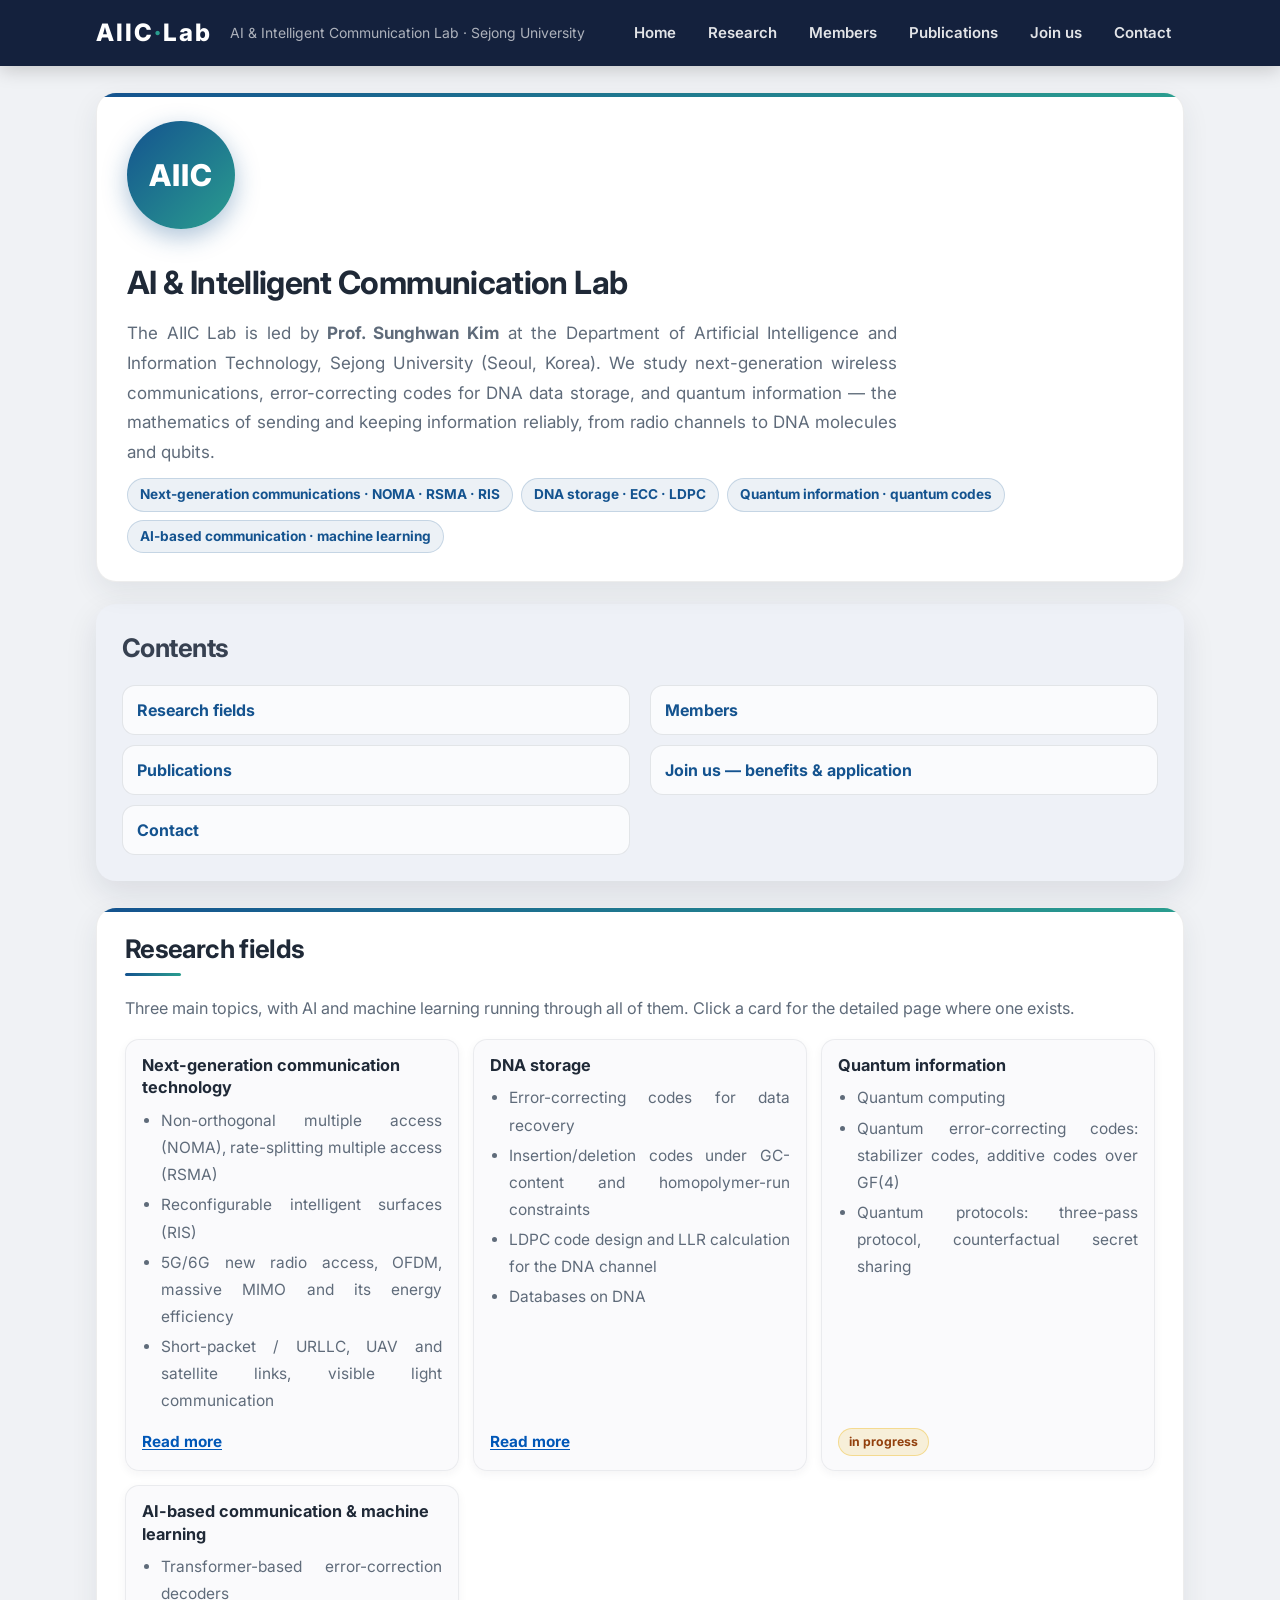
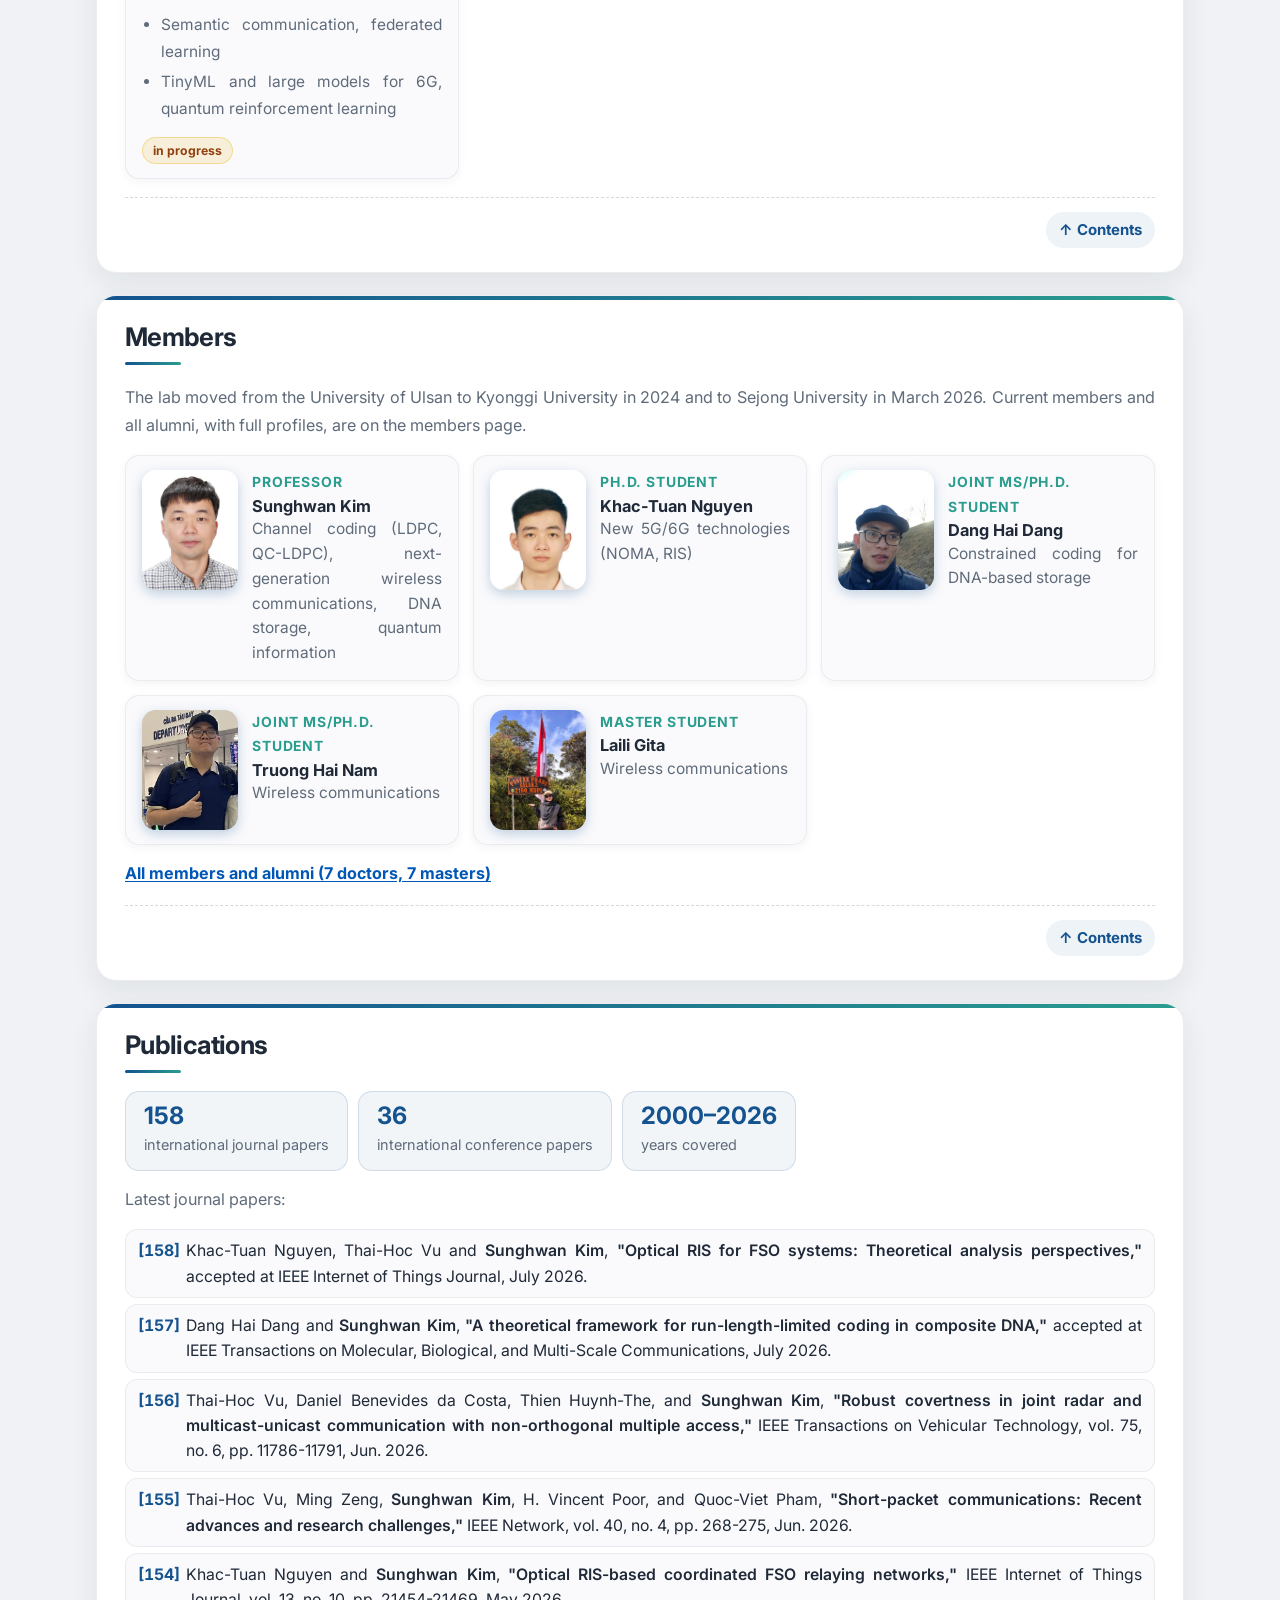
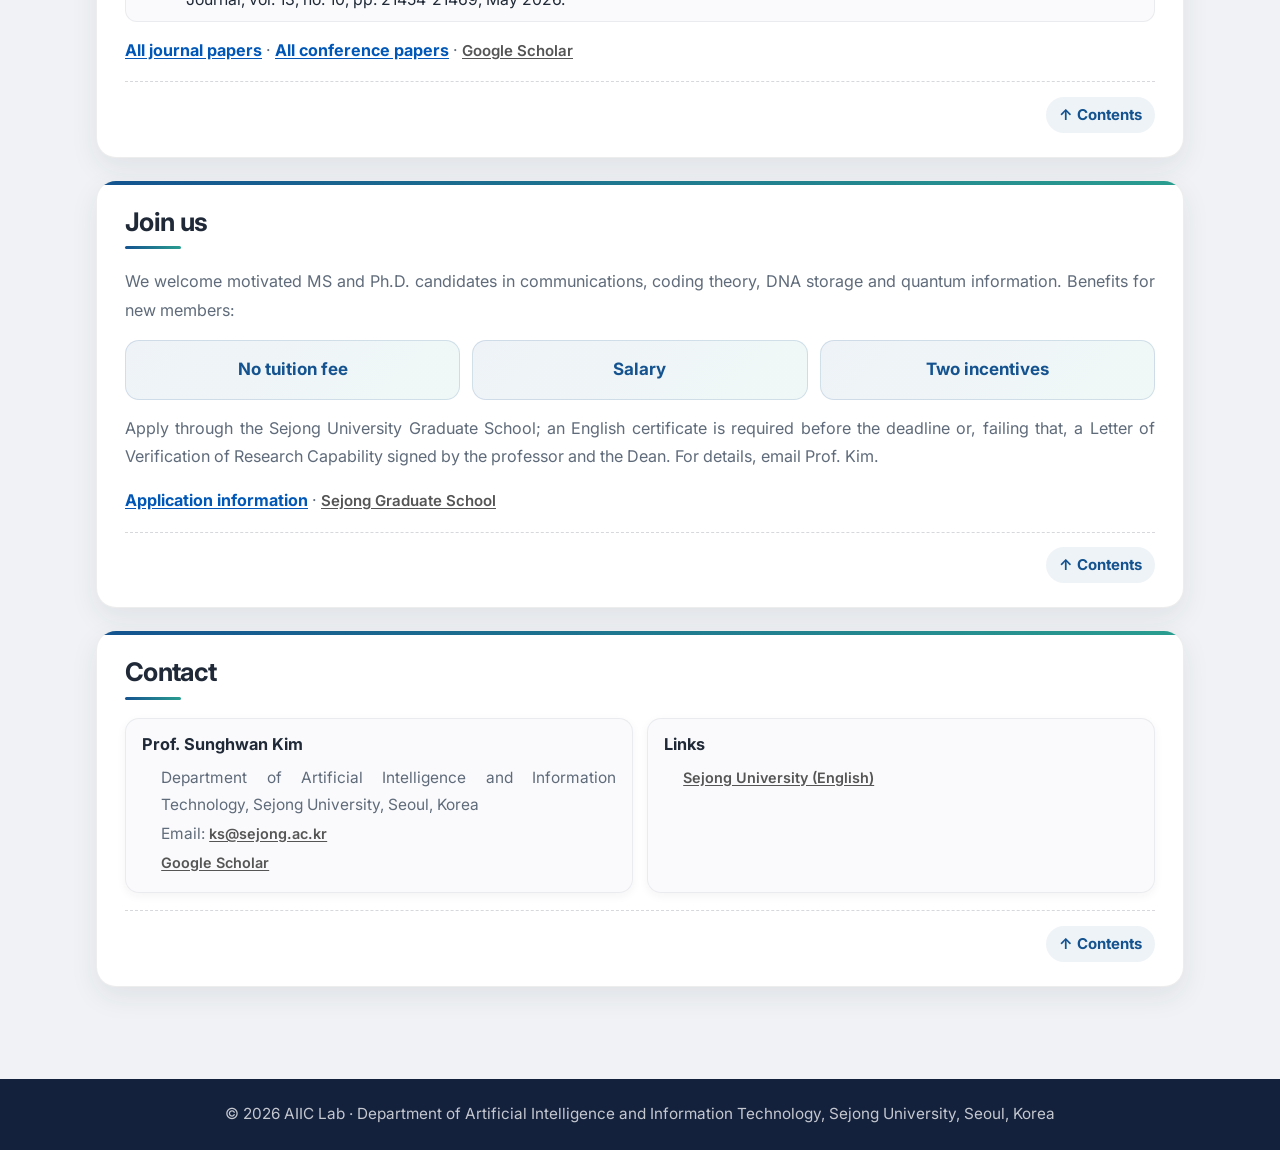
<file: index.html>
<!DOCTYPE html>
<html>
<head>
<meta charset="utf-8"/>
<meta name="viewport" content="width=device-width, initial-scale=1.0"/>
<title>AIIC Lab — AI & Intelligent Communication Lab, Sejong University</title>
<meta name="description" content="AI & Intelligent Communication (AIIC) Lab, Prof. Sunghwan Kim, Department of Artificial Intelligence and Information Technology, Sejong University: next-generation communications (NOMA, RSMA, RIS, massive MIMO), error-correcting codes for DNA storage, quantum information."/>
<link rel="preconnect" href="https://fonts.googleapis.com"/>
<link rel="preconnect" href="https://fonts.gstatic.com" crossorigin/>
<link href="https://fonts.googleapis.com/css2?family=Inter:ital,wght@0,400;0,600;0,700;0,800;1,400&amp;display=swap" rel="stylesheet"/>
<style>
:root{
  --accent:  #14538f;   /* chip blue */
  --accent2: #2a9d8f;   /* teal */
  --text:    #1f2937;
  --muted:   #5f6b7a;
  --border:  #e6e6e6;
  --shadow:  0 10px 28px rgba(36,49,66,.08);
  --radius:  20px;
  --max-w:   min(1100px, calc(100vw - 44px));
}
*{ box-sizing:border-box; }
html{ scroll-behavior:smooth; scroll-padding-top:92px; }
body{
  margin:0; background:#f0f2f5;
  font-family:"Inter",Arial,sans-serif; font-size:17px; line-height:1.75;
  color:var(--text); -webkit-font-smoothing:antialiased;
}


/* ===== Header ===== */
header{ position:sticky; top:0; z-index:100; background:#14213d; color:#fff; box-shadow:0 4px 18px rgba(0,0,0,.18); }
.header-inner{ max-width:var(--max-w); margin:0 auto; padding:12px 6px; display:flex; flex-wrap:wrap; align-items:center; gap:6px 18px; }
.site-title{ font-size:24px; font-weight:800; letter-spacing:2px; }
.site-title a{ color:#fff; text-decoration:none; }
.site-title .dot{ color:var(--accent2); }
.site-tag{ font-size:.82em; color:rgba(255,255,255,.65); font-weight:400; margin-right:auto; }
nav ul{ list-style:none; display:flex; flex-wrap:wrap; gap:2px 6px; margin:0; padding:0; }
nav a{ display:block; color:rgba(255,255,255,.88); text-decoration:none; font-size:15px; font-weight:600; padding:7px 13px; border-radius:999px; transition:background .15s; }
nav a:hover{ background:rgba(255,255,255,.12); }
@media(max-width:640px){ .site-title{ font-size:19px; letter-spacing:1px; } .site-tag{ display:none; } nav a{ font-size:14px; padding:6px 10px; } }

/* ===== Page container ===== */
main{ max-width:var(--max-w); margin:0 auto; padding:0 6px 40px; }

/* ===== Hero ===== */
.hero{ background:#fff; border-radius:var(--radius); margin:26px auto 22px; padding:28px 30px; box-shadow:var(--shadow); border:1px solid rgba(230,230,230,.7); display:flex; gap:26px; align-items:center; flex-wrap:wrap; position:relative; overflow:hidden; }
.hero::before{ content:""; position:absolute; inset:0 0 auto 0; height:4px; background:linear-gradient(90deg,var(--accent),var(--accent2)); }
.avatar{ flex:0 0 auto; width:108px; height:108px; border-radius:50%; background:linear-gradient(135deg,var(--accent),var(--accent2)); color:#fff; display:flex; align-items:center; justify-content:center; font-size:30px; font-weight:800; letter-spacing:1px; box-shadow:0 8px 24px rgba(20,83,143,.35); }
.hero h1{ font-size:clamp(1.4rem,3vw,2rem); margin:0 0 8px; letter-spacing:-.02em; }
.hero p{ margin:0 0 10px; color:var(--muted); max-width:70ch; }
.hero-chips{ display:flex; flex-wrap:wrap; gap:8px; margin-top:4px; }
.chip{ font-size:.8em; font-weight:700; color:var(--accent); background:rgba(20,83,143,.08); border:1px solid rgba(20,83,143,.18); padding:4px 12px; border-radius:999px; }

/* ===== TOC ===== */
.toc-wrap{ background:#eef1f7; border-radius:var(--radius); padding:22px 26px 26px; margin:20px auto 26px; box-shadow:0 12px 32px rgba(20,33,61,.10); }
.toc-wrap h2{ font-size:clamp(1.3rem,2vw,1.6rem); color:#374151; margin:0 0 14px; letter-spacing:-.02em; }
.toc-wrap ul{ display:grid; grid-template-columns:repeat(2,1fr); gap:10px 20px; list-style:none; padding:0; margin:0; }
@media(max-width:640px){ .toc-wrap ul{ grid-template-columns:1fr; } }
.toc-wrap a{ display:block; color:var(--accent); text-decoration:none; padding:10px 14px; border-radius:13px; background:rgba(255,255,255,.70); border:1px solid rgba(55,65,81,.12); font-size:1rem; font-weight:700; transition:transform .15s,background .15s; }
.toc-wrap a:hover{ transform:translateY(-2px); background:rgba(255,255,255,.95); }

/* ===== Section cards ===== */
.entry, article{ background:#fff; border-radius:var(--radius); padding:24px 28px; margin:22px auto; box-shadow:var(--shadow); border:1px solid rgba(230,230,230,.7); position:relative; overflow:hidden; }
.entry::before, article::before{ content:""; position:absolute; inset:0 0 auto 0; height:4px; background:linear-gradient(90deg,var(--accent),var(--accent2)); }
.entry h2, article h1{ font-size:clamp(1.2rem,2vw,1.6rem); color:var(--text); margin:0 0 18px; letter-spacing:-.025em; line-height:1.3; }
.entry h2::after, article h1::after{ content:""; display:block; width:56px; height:3px; margin-top:8px; border-radius:999px; background:linear-gradient(90deg,var(--accent),var(--accent2)); }
.entry > p, article > p{ color:var(--muted); font-size:.95em; margin:0 0 16px; }
article h2{ font-size:1.18rem; color:var(--accent); margin:30px 0 10px; letter-spacing:-.01em; }
article h3{ font-size:1rem; margin:20px 0 6px; color:var(--text); }
article p{ margin:0 0 14px; }
article ul, article ol{ margin:0 0 14px; padding-left:1.3rem; }
article li{ margin-bottom:8px; }
.meta{ color:var(--muted); font-size:.88em; margin-bottom:10px; }
.lede{ font-size:1.02em; color:#374151; border-left:3px solid var(--accent2); padding:4px 0 4px 16px; margin:0 0 24px; }

/* ===== Topic / member cards ===== */
.card-grid{ display:grid; grid-template-columns:repeat(auto-fit,minmax(260px,1fr)); gap:14px; margin:4px 0 6px; }
.card{ background:rgba(250,250,252,.9); border:1px solid rgba(31,41,55,.07); border-radius:14px; padding:14px 16px; box-shadow:0 3px 10px rgba(36,49,66,.05); display:flex; flex-direction:column; gap:6px; }
.card h3{ margin:0; font-size:1.02rem; line-height:1.4; color:var(--text); }
.card p{ margin:0; font-size:.91em; color:var(--muted); line-height:1.6; }
.card ul{ margin:2px 0 0; padding-left:1.2rem; font-size:.91em; color:var(--muted); }
.card li{ margin-bottom:3px; }
.card .links{ margin-top:auto; padding-top:6px; display:flex; flex-wrap:wrap; gap:6px 14px; font-size:.9em; }
.person{ display:flex; gap:14px; align-items:flex-start; }
.person .avatar{ width:72px; height:72px; font-size:22px; box-shadow:0 4px 12px rgba(20,83,143,.3); }
img.avatar, .person img.avatar{ object-fit:cover; object-position:center top; border-radius:14px; width:96px; height:120px; background:#eef1f7; box-shadow:0 4px 12px rgba(20,83,143,.25); }
.hero img.avatar{ width:132px; height:164px; }
figure{ margin:12px 0 18px; }
figure img{ display:block; width:100%; height:auto; border-radius:12px; border:1px solid var(--border); background:#fff; }
figcaption{ font-size:.88em; color:var(--muted); text-align:center; margin-top:6px; }
.fig-row{ display:grid; grid-template-columns:repeat(auto-fit,minmax(280px,1fr)); gap:14px; }
.person .who{ flex:1; min-width:0; }
.person .role{ font-size:.82em; font-weight:700; color:var(--accent2); text-transform:uppercase; letter-spacing:.06em; }
.cv{ list-style:none; padding:0; margin:6px 0 0; font-size:.9em; color:var(--muted); }
.cv li{ margin-bottom:2px; padding-left:0; }
.cv .k{ color:var(--text); font-weight:600; }
.badge{ font-size:.78em; font-weight:700; color:#0f5132; background:rgba(25,135,84,.12); border:1px solid rgba(25,135,84,.3); padding:2px 10px; border-radius:999px; }

.wip{ font-size:.8em; font-weight:700; color:#92400e; background:rgba(234,179,8,.14); border:1px solid rgba(234,179,8,.35); padding:2px 10px; border-radius:999px; }

/* ===== Links ===== */
.link-html{ color:#0057b7; font-weight:700; text-decoration:underline; text-underline-offset:2px; }
.link-html:hover{ color:#003d8f; }
.link-ext{ color:#555; font-size:.93em; font-weight:600; text-decoration:underline; text-underline-offset:2px; }
.link-ext:hover{ color:var(--text); }

/* ===== Publications ===== */
.pub-year{ font-size:1rem; color:var(--accent); margin:22px 0 8px; padding-bottom:4px; border-bottom:1px dashed rgba(31,41,55,.18); }
.pub-list{ list-style:none; padding:0; margin:0; }
.pub-list li{ padding:8px 12px 8px 60px; margin-bottom:6px; position:relative; background:rgba(250,250,252,.9); border:1px solid rgba(31,41,55,.07); border-radius:12px; font-size:.93em; line-height:1.6; }
.pub-list .n{ position:absolute; left:12px; top:8px; width:42px; color:var(--accent); font-weight:700; font-variant-numeric:tabular-nums; }
.pub-list .t{ font-weight:600; color:var(--text); }
.pub-list .pi{ color:var(--text); font-weight:600; }
.pub-stats{ display:flex; flex-wrap:wrap; gap:10px; margin:0 0 14px; }
.stat{ background:rgba(20,83,143,.06); border:1px solid rgba(20,83,143,.15); border-radius:14px; padding:10px 18px; min-width:150px; }
.stat b{ display:block; font-size:1.5rem; color:var(--accent); line-height:1.2; }
.stat span{ font-size:.85em; color:var(--muted); }

/* ===== Callouts ===== */
.note{ background:rgba(234,179,8,.1); border:1px solid rgba(234,179,8,.3); padding:13px 16px; border-radius:12px; margin:12px 0; font-size:.93em; line-height:1.65; }
.note h3{ margin:0 0 6px; font-size:.78rem; text-transform:uppercase; letter-spacing:.1em; color:var(--muted); }
.figure-note{ background:rgba(20,83,143,.05); border:1px dashed rgba(20,83,143,.3); border-radius:12px; padding:10px 14px; margin:10px 0 16px; font-size:.9em; color:var(--muted); }
.benefits{ display:grid; grid-template-columns:repeat(auto-fit,minmax(180px,1fr)); gap:12px; margin:8px 0 14px; }
.benefit{ background:linear-gradient(135deg, rgba(20,83,143,.07), rgba(42,157,143,.07)); border:1px solid rgba(20,83,143,.15); border-radius:14px; padding:14px 16px; text-align:center; font-weight:700; color:var(--accent); }
.tbl-wrap{ overflow-x:auto; margin:8px 0 16px; }
table{ border-collapse:collapse; width:100%; font-size:.92em; }
th,td{ border:1px solid var(--border); padding:7px 10px; text-align:left; vertical-align:top; }
th{ background:#eef1f7; }

/* ===== Back / footer nav ===== */
.back-to-toc{ margin-top:1.1rem; padding-top:.9rem; border-top:1px dashed rgba(31,41,55,.18); text-align:right; }
.back-to-toc a, .footer-nav a{ display:inline-block; color:var(--accent); font-weight:700; font-size:.88em; text-decoration:none; padding:5px 13px; background:rgba(20,83,143,.07); border-radius:999px; transition:background .15s; }
.back-to-toc a:hover, .footer-nav a:hover{ background:rgba(20,83,143,.14); }
.footer-nav{ margin-top:30px; padding-top:16px; border-top:1px dashed rgba(31,41,55,.18); display:flex; justify-content:space-between; flex-wrap:wrap; gap:10px; }
footer{ background:#14213d; color:rgba(255,255,255,.75); text-align:center; padding:22px 16px; font-size:.9em; margin-top:30px; }
footer a{ color:#8fd3cb; text-decoration:none; font-weight:600; }
footer a:hover{ text-decoration:underline; }
/* ==== house-format v1 — bilingual-personal-site skill, scripts/house-format.css. Prose is justified on every page.
     Do not edit this block in a page: edit the skill's copy, re-run apply_format.py; check_site.py fails a page whose
     block differs. ==== */
main p, main li, main blockquote, main dd, main .art-desc, main .art-quote{ text-align:justify; text-justify:inter-word; hyphens:auto; }
main .refs li, main .art-links li, main .songlist li, main .toc-wrap li, main .listen p, main .pair li, main .result li, main table p, main table li{ text-align:left; hyphens:manual; }
main .poem-credit, main .video-cap, main figcaption p, main figcaption li{ text-align:center; hyphens:manual; }
main code, main pre, main kbd, main samp, main a{ hyphens:manual; }
/* ==== /house-format ==== */
</style>
</head>
<body>

<header>
  <div class="header-inner">
    <div class="site-title"><a href="index.html">AIIC<span class="dot">·</span>Lab</a></div>
    <div class="site-tag">
      AI &amp; Intelligent Communication Lab · Sejong University
    </div>
    <nav>
      <ul>
        <li><a href="index.html">Home</a></li>
        <li><a href="index.html#research">Research</a></li>
        <li><a href="index.html#members">Members</a></li>
        <li><a href="index.html#publications">Publications</a></li>
        <li><a href="index.html#join">Join us</a></li>
        <li><a href="index.html#contact">Contact</a></li>
      </ul>
    </nav>
  </div>
</header>

<main id="top">

<!-- ===== Hero ===== -->
<section class="hero">
  <div class="avatar" aria-hidden="true">AIIC</div>
  <div>
    <h1>AI &amp; Intelligent Communication Lab</h1>
    <p>The AIIC Lab is led by <strong>Prof. Sunghwan Kim</strong> at the Department of Artificial
       Intelligence and Information Technology, Sejong University (Seoul, Korea). We study next-generation
       wireless communications, error-correcting codes for DNA data storage, and quantum information —
       the mathematics of sending and keeping information reliably, from radio channels to DNA molecules
       and qubits.</p>
    <div class="hero-chips">
      <span class="chip">Next-generation communications · NOMA · RSMA · RIS</span>
      <span class="chip">DNA storage · ECC · LDPC</span>
      <span class="chip">Quantum information · quantum codes</span>
      <span class="chip">AI-based communication · machine learning</span>
    </div>
  </div>
</section>

<!-- ===== TOC ===== -->
<div class="toc-wrap" id="toc">
  <h2>Contents</h2>
  <ul>
    <li><a href="#research">Research fields</a></li>
    <li><a href="#members">Members</a></li>
    <li><a href="#publications">Publications</a></li>
    <li><a href="#join">Join us — benefits &amp; application</a></li>
    <li><a href="#contact">Contact</a></li>
  </ul>
</div>

<!-- ===== Research ===== -->
<section class="entry" id="research">
<h2>Research fields</h2>
<p>Three main topics, with AI and machine learning running through all of them. Click a card for the detailed page where one exists.</p>
<div class="card-grid">
  <div class="card">
    <h3>Next-generation communication technology</h3>
    <ul>
      <li>Non-orthogonal multiple access (NOMA), rate-splitting multiple access (RSMA)</li>
      <li>Reconfigurable intelligent surfaces (RIS)</li>
      <li>5G/6G new radio access, OFDM, massive MIMO and its energy efficiency</li>
      <li>Short-packet / URLLC, UAV and satellite links, visible light communication</li>
    </ul>
    <div class="links"><a class="link-html" href="pages/next-generation-communications.html">Read more</a></div>
  </div>
  <div class="card">
    <h3>DNA storage</h3>
    <ul>
      <li>Error-correcting codes for data recovery</li>
      <li>Insertion/deletion codes under GC-content and homopolymer-run constraints</li>
      <li>LDPC code design and LLR calculation for the DNA channel</li>
      <li>Databases on DNA</li>
    </ul>
    <div class="links"><a class="link-html" href="pages/dna-storage.html">Read more</a></div>
  </div>
  <div class="card">
    <h3>Quantum information</h3>
    <ul>
      <li>Quantum computing</li>
      <li>Quantum error-correcting codes: stabilizer codes, additive codes over GF(4)</li>
      <li>Quantum protocols: three-pass protocol, counterfactual secret sharing</li>
    </ul>
    <div class="links"><span class="wip">in progress</span></div>
  </div>
  <div class="card">
    <h3>AI-based communication &amp; machine learning</h3>
    <ul>
      <li>Transformer-based error-correction decoders</li>
      <li>Semantic communication, federated learning</li>
      <li>TinyML and large models for 6G, quantum reinforcement learning</li>
    </ul>
    <div class="links"><span class="wip">in progress</span></div>
  </div>
</div>
<div class="back-to-toc"><a href="#toc">↑ Contents</a></div>
</section>

<!-- ===== Members ===== -->
<section class="entry" id="members">
<h2>Members</h2>
<p>The lab moved from the University of Ulsan to Kyonggi University in 2024 and to Sejong University in March 2026. Current members and all alumni, with full profiles, are on the members page.</p>
<div class="card-grid">
<div class="card">
  <div class="person">
    <img class="avatar" src="assets/members/sunghwan-kim.jpg" alt="Sunghwan Kim">
    <div class="who">
      <div class="role">Professor</div>
      <h3>Sunghwan Kim</h3>
      <p>Channel coding (LDPC, QC-LDPC), next-generation wireless communications, DNA storage, quantum information</p>
    </div>
  </div>
</div>
<div class="card">
  <div class="person">
    <img class="avatar" src="assets/members/khac-tuan-nguyen.jpg" alt="Khac-Tuan Nguyen">
    <div class="who">
      <div class="role">Ph.D. student</div>
      <h3>Khac-Tuan Nguyen</h3>
      <p>New 5G/6G technologies (NOMA, RIS)</p>
    </div>
  </div>
</div><div class="card">
  <div class="person">
    <img class="avatar" src="assets/members/dang-hai-dang.jpg" alt="Dang Hai Dang">
    <div class="who">
      <div class="role">Joint MS/Ph.D. student</div>
      <h3>Dang Hai Dang</h3>
      <p>Constrained coding for DNA-based storage</p>
    </div>
  </div>
</div><div class="card">
  <div class="person">
    <img class="avatar" src="assets/members/truong-hai-nam.jpg" alt="Truong Hai Nam">
    <div class="who">
      <div class="role">Joint MS/Ph.D. student</div>
      <h3>Truong Hai Nam</h3>
      <p>Wireless communications</p>
    </div>
  </div>
</div><div class="card">
  <div class="person">
    <img class="avatar" src="assets/members/laili-gita.jpg" alt="Laili Gita">
    <div class="who">
      <div class="role">Master student</div>
      <h3>Laili Gita</h3>
      <p>Wireless communications</p>
    </div>
  </div>
</div>
</div>
<p style="margin-top:14px"><a class="link-html" href="pages/members.html">All members and alumni (7 doctors, 7 masters)</a></p>
<div class="back-to-toc"><a href="#toc">↑ Contents</a></div>
</section>

<!-- ===== Publications ===== -->
<section class="entry" id="publications">
<h2>Publications</h2>
<div class="pub-stats">
<!-- STATS:START -->
  <div class="stat"><b>158</b><span>international journal papers</span></div>
  <div class="stat"><b>36</b><span>international conference papers</span></div>
  <div class="stat"><b>2000–2026</b><span>years covered</span></div>
<!-- STATS:END -->
</div>
<p>Latest journal papers:</p>
<!-- LATEST:START -->
<ol class="pub-list">
<li><span class="n">[158]</span>Khac-Tuan Nguyen, Thai-Hoc Vu and <span class="pi">Sunghwan Kim</span>, <span class="t">"Optical RIS for FSO systems: Theoretical analysis perspectives,"</span> accepted at IEEE Internet of Things Journal, July 2026.</li>
<li><span class="n">[157]</span>Dang Hai Dang and <span class="pi">Sunghwan Kim</span>, <span class="t">"A theoretical framework for run-length-limited coding in composite DNA,"</span> accepted at IEEE Transactions on Molecular, Biological, and Multi-Scale Communications, July 2026.</li>
<li><span class="n">[156]</span>Thai-Hoc Vu, Daniel Benevides da Costa, Thien Huynh-The, and <span class="pi">Sunghwan Kim</span>, <span class="t">"Robust covertness in joint radar and multicast-unicast communication with non-orthogonal multiple access,"</span> IEEE Transactions on Vehicular Technology, vol. 75, no. 6, pp. 11786-11791, Jun. 2026.</li>
<li><span class="n">[155]</span>Thai-Hoc Vu, Ming Zeng, <span class="pi">Sunghwan Kim</span>, H. Vincent Poor, and Quoc-Viet Pham, <span class="t">"Short-packet communications: Recent advances and research challenges,"</span> IEEE Network, vol. 40, no. 4, pp. 268-275, Jun. 2026.</li>
<li><span class="n">[154]</span>Khac-Tuan Nguyen and <span class="pi">Sunghwan Kim</span>, <span class="t">"Optical RIS-based coordinated FSO relaying networks,"</span> IEEE Internet of Things Journal, vol. 13, no. 10, pp. 21454-21469, May 2026.</li>
</ol>
<!-- LATEST:END -->
<p style="margin-top:14px"><a class="link-html" href="pages/journal-papers.html">All journal papers</a> · <a class="link-html" href="pages/conference-papers.html">All conference papers</a> · <a class="link-ext" href="https://scholar.google.co.kr/citations?user=ljxAoR8AAAAJ&amp;hl=en" target="_blank" rel="noopener">Google Scholar</a></p>
<div class="back-to-toc"><a href="#toc">↑ Contents</a></div>
</section>

<!-- ===== Join ===== -->
<section class="entry" id="join">
<h2>Join us</h2>
<p>We welcome motivated MS and Ph.D. candidates in communications, coding theory, DNA storage and quantum information. Benefits for new members:</p>
<div class="benefits">
  <div class="benefit">No tuition fee</div>
  <div class="benefit">Salary</div>
  <div class="benefit">Two incentives</div>
</div>
<p>Apply through the Sejong University Graduate School; an English certificate is required before the deadline or, failing that, a Letter of Verification of Research Capability signed by the professor and the Dean. For details, email Prof. Kim.</p>
<p><a class="link-html" href="pages/application.html">Application information</a> · <a class="link-ext" href="https://en.sejong.ac.kr/eng/academics/en_Graduate_School_of_General_Studies.do" target="_blank" rel="noopener">Sejong Graduate School</a></p>
<div class="back-to-toc"><a href="#toc">↑ Contents</a></div>
</section>

<!-- ===== Contact ===== -->
<section class="entry" id="contact">
<h2>Contact</h2>
<div class="card-grid">
  <div class="card">
    <h3>Prof. Sunghwan Kim</h3>
    <ul class="cv">
      <li>Department of Artificial Intelligence and Information Technology, Sejong University, Seoul, Korea</li>
      <li>Email: <a class="link-ext" href="mailto:ks@sejong.ac.kr">ks@sejong.ac.kr</a></li>
      <li><a class="link-ext" href="https://scholar.google.co.kr/citations?user=ljxAoR8AAAAJ&amp;hl=en" target="_blank" rel="noopener">Google Scholar</a></li>
    </ul>
  </div>
  <div class="card">
    <h3>Links</h3>
    <ul class="cv">
      <li><a class="link-ext" href="https://en.sejong.ac.kr/" target="_blank" rel="noopener">Sejong University (English)</a></li>
    </ul>
  </div>
</div>
<div class="back-to-toc"><a href="#toc">↑ Contents</a></div>
</section>

</main>

<footer>
  © 2026 AIIC Lab · Department of Artificial Intelligence and Information Technology, Sejong University, Seoul, Korea
</footer>

</body>
</html>
</file>
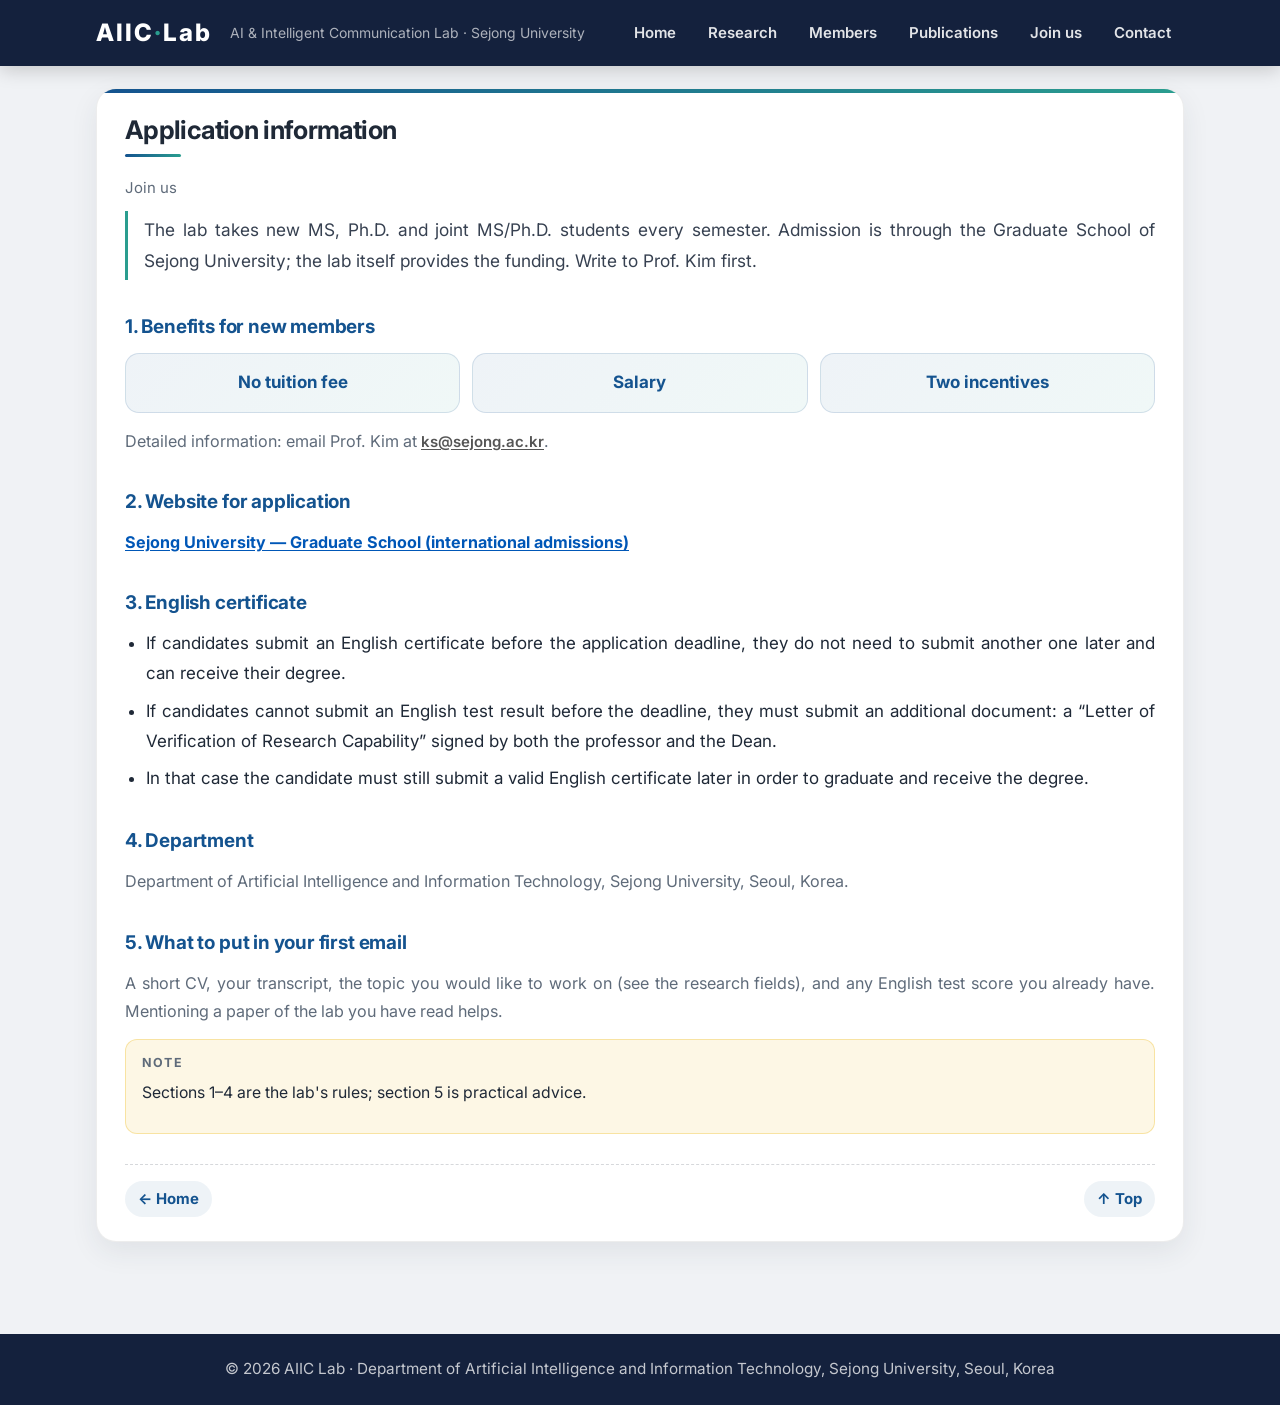
<file: pages/application.html>
<!DOCTYPE html>
<html>
<head>
<meta charset="utf-8"/>
<meta name="viewport" content="width=device-width, initial-scale=1.0"/>
<title>Application information — AIIC Lab</title>
<meta name="description" content="How to join the AIIC Lab at Sejong University: benefits, application website, English certificate rules."/>
<link rel="preconnect" href="https://fonts.googleapis.com"/>
<link rel="preconnect" href="https://fonts.gstatic.com" crossorigin/>
<link href="https://fonts.googleapis.com/css2?family=Inter:ital,wght@0,400;0,600;0,700;0,800;1,400&amp;display=swap" rel="stylesheet"/>
<style>
:root{
  --accent:  #14538f;   /* chip blue */
  --accent2: #2a9d8f;   /* teal */
  --text:    #1f2937;
  --muted:   #5f6b7a;
  --border:  #e6e6e6;
  --shadow:  0 10px 28px rgba(36,49,66,.08);
  --radius:  20px;
  --max-w:   min(1100px, calc(100vw - 44px));
}
*{ box-sizing:border-box; }
html{ scroll-behavior:smooth; scroll-padding-top:92px; }
body{
  margin:0; background:#f0f2f5;
  font-family:"Inter",Arial,sans-serif; font-size:17px; line-height:1.75;
  color:var(--text); -webkit-font-smoothing:antialiased;
}


/* ===== Header ===== */
header{ position:sticky; top:0; z-index:100; background:#14213d; color:#fff; box-shadow:0 4px 18px rgba(0,0,0,.18); }
.header-inner{ max-width:var(--max-w); margin:0 auto; padding:12px 6px; display:flex; flex-wrap:wrap; align-items:center; gap:6px 18px; }
.site-title{ font-size:24px; font-weight:800; letter-spacing:2px; }
.site-title a{ color:#fff; text-decoration:none; }
.site-title .dot{ color:var(--accent2); }
.site-tag{ font-size:.82em; color:rgba(255,255,255,.65); font-weight:400; margin-right:auto; }
nav ul{ list-style:none; display:flex; flex-wrap:wrap; gap:2px 6px; margin:0; padding:0; }
nav a{ display:block; color:rgba(255,255,255,.88); text-decoration:none; font-size:15px; font-weight:600; padding:7px 13px; border-radius:999px; transition:background .15s; }
nav a:hover{ background:rgba(255,255,255,.12); }
@media(max-width:640px){ .site-title{ font-size:19px; letter-spacing:1px; } .site-tag{ display:none; } nav a{ font-size:14px; padding:6px 10px; } }

/* ===== Page container ===== */
main{ max-width:var(--max-w); margin:0 auto; padding:0 6px 40px; }

/* ===== Hero ===== */
.hero{ background:#fff; border-radius:var(--radius); margin:26px auto 22px; padding:28px 30px; box-shadow:var(--shadow); border:1px solid rgba(230,230,230,.7); display:flex; gap:26px; align-items:center; flex-wrap:wrap; position:relative; overflow:hidden; }
.hero::before{ content:""; position:absolute; inset:0 0 auto 0; height:4px; background:linear-gradient(90deg,var(--accent),var(--accent2)); }
.avatar{ flex:0 0 auto; width:108px; height:108px; border-radius:50%; background:linear-gradient(135deg,var(--accent),var(--accent2)); color:#fff; display:flex; align-items:center; justify-content:center; font-size:30px; font-weight:800; letter-spacing:1px; box-shadow:0 8px 24px rgba(20,83,143,.35); }
.hero h1{ font-size:clamp(1.4rem,3vw,2rem); margin:0 0 8px; letter-spacing:-.02em; }
.hero p{ margin:0 0 10px; color:var(--muted); max-width:70ch; }
.hero-chips{ display:flex; flex-wrap:wrap; gap:8px; margin-top:4px; }
.chip{ font-size:.8em; font-weight:700; color:var(--accent); background:rgba(20,83,143,.08); border:1px solid rgba(20,83,143,.18); padding:4px 12px; border-radius:999px; }

/* ===== TOC ===== */
.toc-wrap{ background:#eef1f7; border-radius:var(--radius); padding:22px 26px 26px; margin:20px auto 26px; box-shadow:0 12px 32px rgba(20,33,61,.10); }
.toc-wrap h2{ font-size:clamp(1.3rem,2vw,1.6rem); color:#374151; margin:0 0 14px; letter-spacing:-.02em; }
.toc-wrap ul{ display:grid; grid-template-columns:repeat(2,1fr); gap:10px 20px; list-style:none; padding:0; margin:0; }
@media(max-width:640px){ .toc-wrap ul{ grid-template-columns:1fr; } }
.toc-wrap a{ display:block; color:var(--accent); text-decoration:none; padding:10px 14px; border-radius:13px; background:rgba(255,255,255,.70); border:1px solid rgba(55,65,81,.12); font-size:1rem; font-weight:700; transition:transform .15s,background .15s; }
.toc-wrap a:hover{ transform:translateY(-2px); background:rgba(255,255,255,.95); }

/* ===== Section cards ===== */
.entry, article{ background:#fff; border-radius:var(--radius); padding:24px 28px; margin:22px auto; box-shadow:var(--shadow); border:1px solid rgba(230,230,230,.7); position:relative; overflow:hidden; }
.entry::before, article::before{ content:""; position:absolute; inset:0 0 auto 0; height:4px; background:linear-gradient(90deg,var(--accent),var(--accent2)); }
.entry h2, article h1{ font-size:clamp(1.2rem,2vw,1.6rem); color:var(--text); margin:0 0 18px; letter-spacing:-.025em; line-height:1.3; }
.entry h2::after, article h1::after{ content:""; display:block; width:56px; height:3px; margin-top:8px; border-radius:999px; background:linear-gradient(90deg,var(--accent),var(--accent2)); }
.entry > p, article > p{ color:var(--muted); font-size:.95em; margin:0 0 16px; }
article h2{ font-size:1.18rem; color:var(--accent); margin:30px 0 10px; letter-spacing:-.01em; }
article h3{ font-size:1rem; margin:20px 0 6px; color:var(--text); }
article p{ margin:0 0 14px; }
article ul, article ol{ margin:0 0 14px; padding-left:1.3rem; }
article li{ margin-bottom:8px; }
.meta{ color:var(--muted); font-size:.88em; margin-bottom:10px; }
.lede{ font-size:1.02em; color:#374151; border-left:3px solid var(--accent2); padding:4px 0 4px 16px; margin:0 0 24px; }

/* ===== Topic / member cards ===== */
.card-grid{ display:grid; grid-template-columns:repeat(auto-fit,minmax(260px,1fr)); gap:14px; margin:4px 0 6px; }
.card{ background:rgba(250,250,252,.9); border:1px solid rgba(31,41,55,.07); border-radius:14px; padding:14px 16px; box-shadow:0 3px 10px rgba(36,49,66,.05); display:flex; flex-direction:column; gap:6px; }
.card h3{ margin:0; font-size:1.02rem; line-height:1.4; color:var(--text); }
.card p{ margin:0; font-size:.91em; color:var(--muted); line-height:1.6; }
.card ul{ margin:2px 0 0; padding-left:1.2rem; font-size:.91em; color:var(--muted); }
.card li{ margin-bottom:3px; }
.card .links{ margin-top:auto; padding-top:6px; display:flex; flex-wrap:wrap; gap:6px 14px; font-size:.9em; }
.person{ display:flex; gap:14px; align-items:flex-start; }
.person .avatar{ width:72px; height:72px; font-size:22px; box-shadow:0 4px 12px rgba(20,83,143,.3); }
img.avatar, .person img.avatar{ object-fit:cover; object-position:center top; border-radius:14px; width:96px; height:120px; background:#eef1f7; box-shadow:0 4px 12px rgba(20,83,143,.25); }
.hero img.avatar{ width:132px; height:164px; }
figure{ margin:12px 0 18px; }
figure img{ display:block; width:100%; height:auto; border-radius:12px; border:1px solid var(--border); background:#fff; }
figcaption{ font-size:.88em; color:var(--muted); text-align:center; margin-top:6px; }
.fig-row{ display:grid; grid-template-columns:repeat(auto-fit,minmax(280px,1fr)); gap:14px; }
.person .who{ flex:1; min-width:0; }
.person .role{ font-size:.82em; font-weight:700; color:var(--accent2); text-transform:uppercase; letter-spacing:.06em; }
.cv{ list-style:none; padding:0; margin:6px 0 0; font-size:.9em; color:var(--muted); }
.cv li{ margin-bottom:2px; padding-left:0; }
.cv .k{ color:var(--text); font-weight:600; }
.badge{ font-size:.78em; font-weight:700; color:#0f5132; background:rgba(25,135,84,.12); border:1px solid rgba(25,135,84,.3); padding:2px 10px; border-radius:999px; }

/* ===== Links ===== */
.link-html{ color:#0057b7; font-weight:700; text-decoration:underline; text-underline-offset:2px; }
.link-html:hover{ color:#003d8f; }
.link-ext{ color:#555; font-size:.93em; font-weight:600; text-decoration:underline; text-underline-offset:2px; }
.link-ext:hover{ color:var(--text); }

/* ===== Publications ===== */
.pub-year{ font-size:1rem; color:var(--accent); margin:22px 0 8px; padding-bottom:4px; border-bottom:1px dashed rgba(31,41,55,.18); }
.pub-list{ list-style:none; padding:0; margin:0; }
.pub-list li{ padding:8px 12px 8px 60px; margin-bottom:6px; position:relative; background:rgba(250,250,252,.9); border:1px solid rgba(31,41,55,.07); border-radius:12px; font-size:.93em; line-height:1.6; }
.pub-list .n{ position:absolute; left:12px; top:8px; width:42px; color:var(--accent); font-weight:700; font-variant-numeric:tabular-nums; }
.pub-list .t{ font-weight:600; color:var(--text); }
.pub-list .pi{ color:var(--text); font-weight:600; }
.pub-stats{ display:flex; flex-wrap:wrap; gap:10px; margin:0 0 14px; }
.stat{ background:rgba(20,83,143,.06); border:1px solid rgba(20,83,143,.15); border-radius:14px; padding:10px 18px; min-width:150px; }
.stat b{ display:block; font-size:1.5rem; color:var(--accent); line-height:1.2; }
.stat span{ font-size:.85em; color:var(--muted); }

/* ===== Callouts ===== */
.note{ background:rgba(234,179,8,.1); border:1px solid rgba(234,179,8,.3); padding:13px 16px; border-radius:12px; margin:12px 0; font-size:.93em; line-height:1.65; }
.note h3{ margin:0 0 6px; font-size:.78rem; text-transform:uppercase; letter-spacing:.1em; color:var(--muted); }
.figure-note{ background:rgba(20,83,143,.05); border:1px dashed rgba(20,83,143,.3); border-radius:12px; padding:10px 14px; margin:10px 0 16px; font-size:.9em; color:var(--muted); }
.benefits{ display:grid; grid-template-columns:repeat(auto-fit,minmax(180px,1fr)); gap:12px; margin:8px 0 14px; }
.benefit{ background:linear-gradient(135deg, rgba(20,83,143,.07), rgba(42,157,143,.07)); border:1px solid rgba(20,83,143,.15); border-radius:14px; padding:14px 16px; text-align:center; font-weight:700; color:var(--accent); }
.tbl-wrap{ overflow-x:auto; margin:8px 0 16px; }
table{ border-collapse:collapse; width:100%; font-size:.92em; }
th,td{ border:1px solid var(--border); padding:7px 10px; text-align:left; vertical-align:top; }
th{ background:#eef1f7; }

/* ===== Back / footer nav ===== */
.back-to-toc{ margin-top:1.1rem; padding-top:.9rem; border-top:1px dashed rgba(31,41,55,.18); text-align:right; }
.back-to-toc a, .footer-nav a{ display:inline-block; color:var(--accent); font-weight:700; font-size:.88em; text-decoration:none; padding:5px 13px; background:rgba(20,83,143,.07); border-radius:999px; transition:background .15s; }
.back-to-toc a:hover, .footer-nav a:hover{ background:rgba(20,83,143,.14); }
.footer-nav{ margin-top:30px; padding-top:16px; border-top:1px dashed rgba(31,41,55,.18); display:flex; justify-content:space-between; flex-wrap:wrap; gap:10px; }
footer{ background:#14213d; color:rgba(255,255,255,.75); text-align:center; padding:22px 16px; font-size:.9em; margin-top:30px; }
footer a{ color:#8fd3cb; text-decoration:none; font-weight:600; }
footer a:hover{ text-decoration:underline; }
/* ==== house-format v1 — bilingual-personal-site skill, scripts/house-format.css. Prose is justified on every page.
     Do not edit this block in a page: edit the skill's copy, re-run apply_format.py; check_site.py fails a page whose
     block differs. ==== */
main p, main li, main blockquote, main dd, main .art-desc, main .art-quote{ text-align:justify; text-justify:inter-word; hyphens:auto; }
main .refs li, main .art-links li, main .songlist li, main .toc-wrap li, main .listen p, main .pair li, main .result li, main table p, main table li{ text-align:left; hyphens:manual; }
main .poem-credit, main .video-cap, main figcaption p, main figcaption li{ text-align:center; hyphens:manual; }
main code, main pre, main kbd, main samp, main a{ hyphens:manual; }
/* ==== /house-format ==== */
</style>
</head>
<body>

<header>
  <div class="header-inner">
    <div class="site-title"><a href="../index.html">AIIC<span class="dot">·</span>Lab</a></div>
    <div class="site-tag">
      AI &amp; Intelligent Communication Lab · Sejong University
    </div>
    <nav>
      <ul>
        <li><a href="../index.html">Home</a></li>
        <li><a href="../index.html#research">Research</a></li>
        <li><a href="../index.html#members">Members</a></li>
        <li><a href="../index.html#publications">Publications</a></li>
        <li><a href="../index.html#join">Join us</a></li>
        <li><a href="../index.html#contact">Contact</a></li>
      </ul>
    </nav>
  </div>
</header>

<main id="top">
<article>
<h1>Application information</h1>
<div class="meta">Join us</div>

<p class="lede">The lab takes new MS, Ph.D. and joint MS/Ph.D. students every semester. Admission is through the Graduate School of Sejong University; the lab itself provides the funding. Write to Prof. Kim first.</p>

<h2>1. Benefits for new members</h2>
<div class="benefits">
  <div class="benefit">No tuition fee</div>
  <div class="benefit">Salary</div>
  <div class="benefit">Two incentives</div>
</div>
<p>Detailed information: email Prof. Kim at <a class="link-ext" href="mailto:ks@sejong.ac.kr">ks@sejong.ac.kr</a>.</p>

<h2>2. Website for application</h2>
<p><a class="link-html" href="https://en.sejong.ac.kr/eng/academics/en_Graduate_School_of_General_Studies.do" target="_blank" rel="noopener">Sejong University — Graduate School (international admissions)</a></p>

<h2>3. English certificate</h2>
<ul>
  <li>If candidates submit an English certificate before the application deadline, they do not need to submit another one later and can receive their degree.</li>
  <li>If candidates cannot submit an English test result before the deadline, they must submit an additional document: a “Letter of Verification of Research Capability” signed by both the professor and the Dean.</li>
  <li>In that case the candidate must still submit a valid English certificate later in order to graduate and receive the degree.</li>
</ul>

<h2>4. Department</h2>
<p>Department of Artificial Intelligence and Information Technology, Sejong University, Seoul, Korea.</p>

<h2>5. What to put in your first email</h2>
<p>A short CV, your transcript, the topic you would like to work on (see the research fields), and any English test score you already have. Mentioning a paper of the lab you have read helps.</p>
<div class="note"><h3>Note</h3>
<p>Sections 1–4 are the lab's rules; section 5 is practical advice.</p></div>

<div class="footer-nav">
  <a href="../index.html">← Home</a>
  <a href="#top">↑ Top</a>
</div>
</article>
</main>

<footer>
  © 2026 AIIC Lab · Department of Artificial Intelligence and Information Technology, Sejong University, Seoul, Korea
</footer>

</body>
</html>
</file>
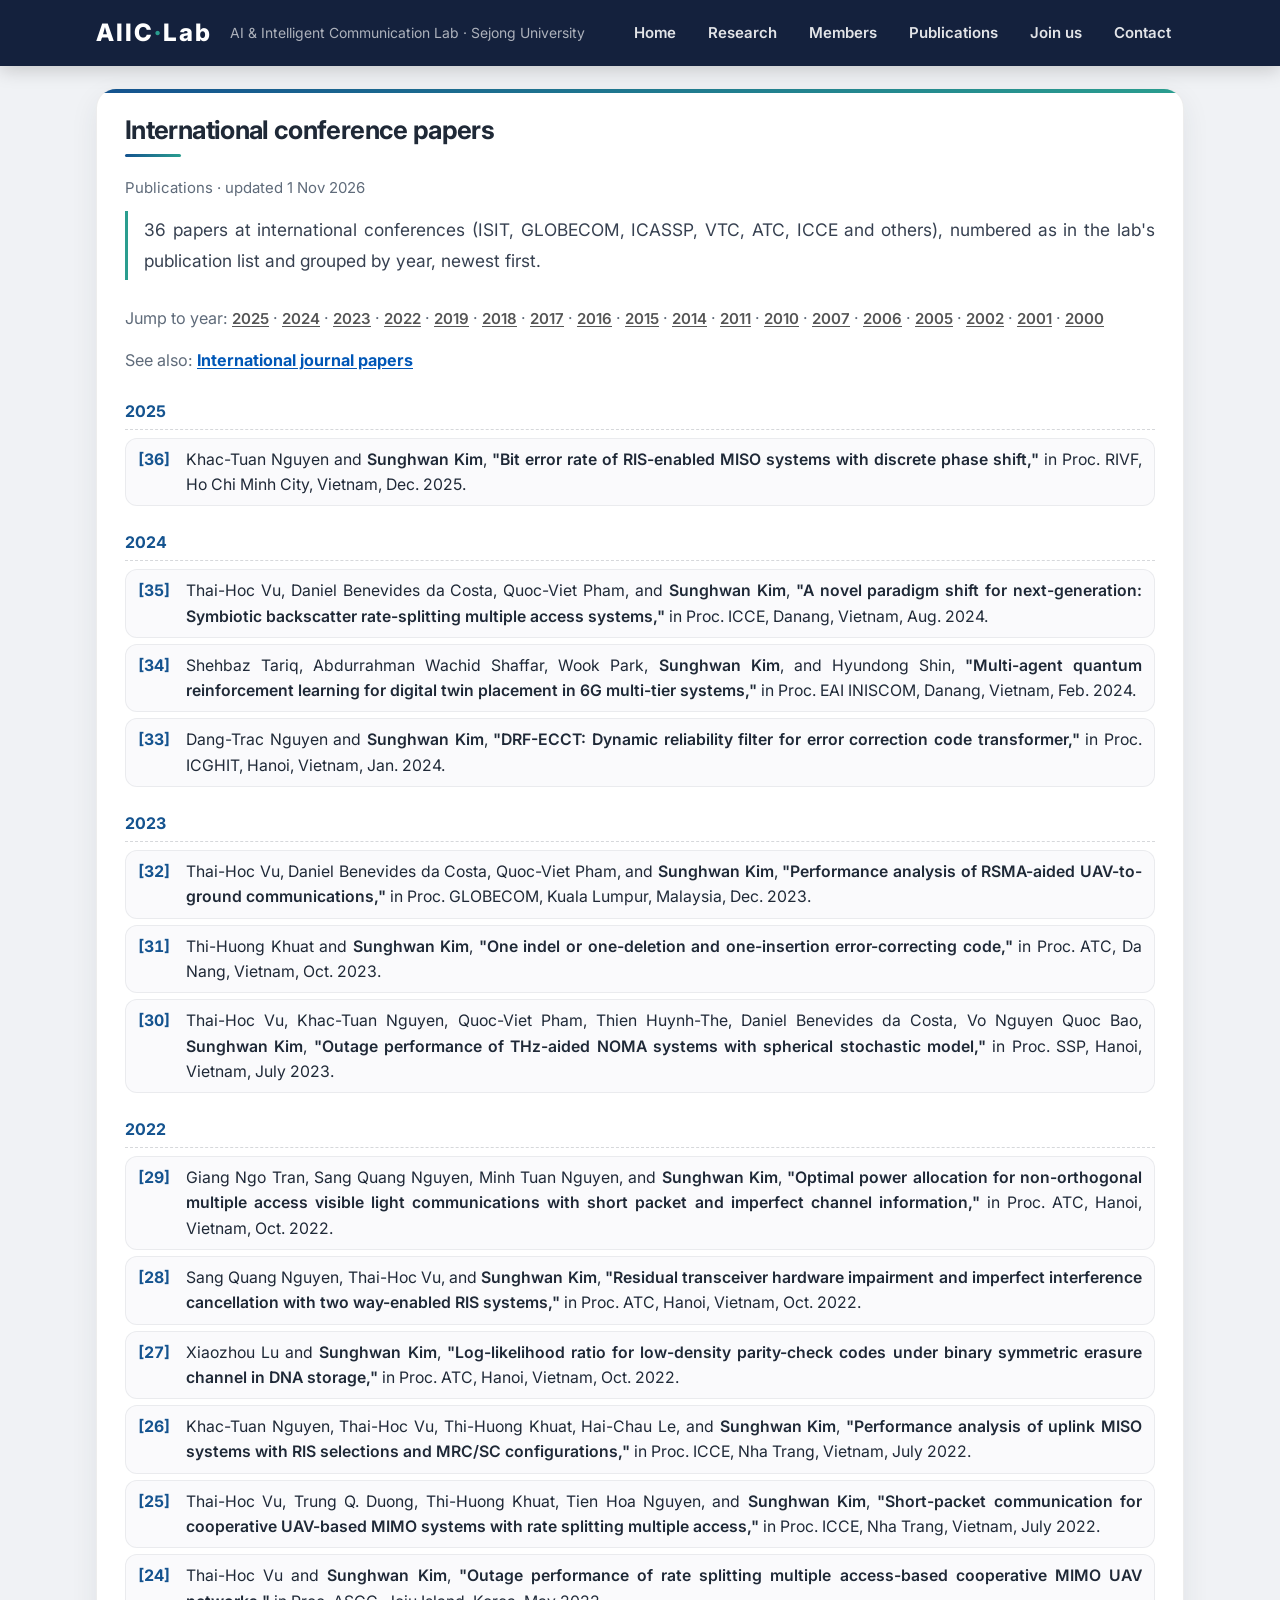
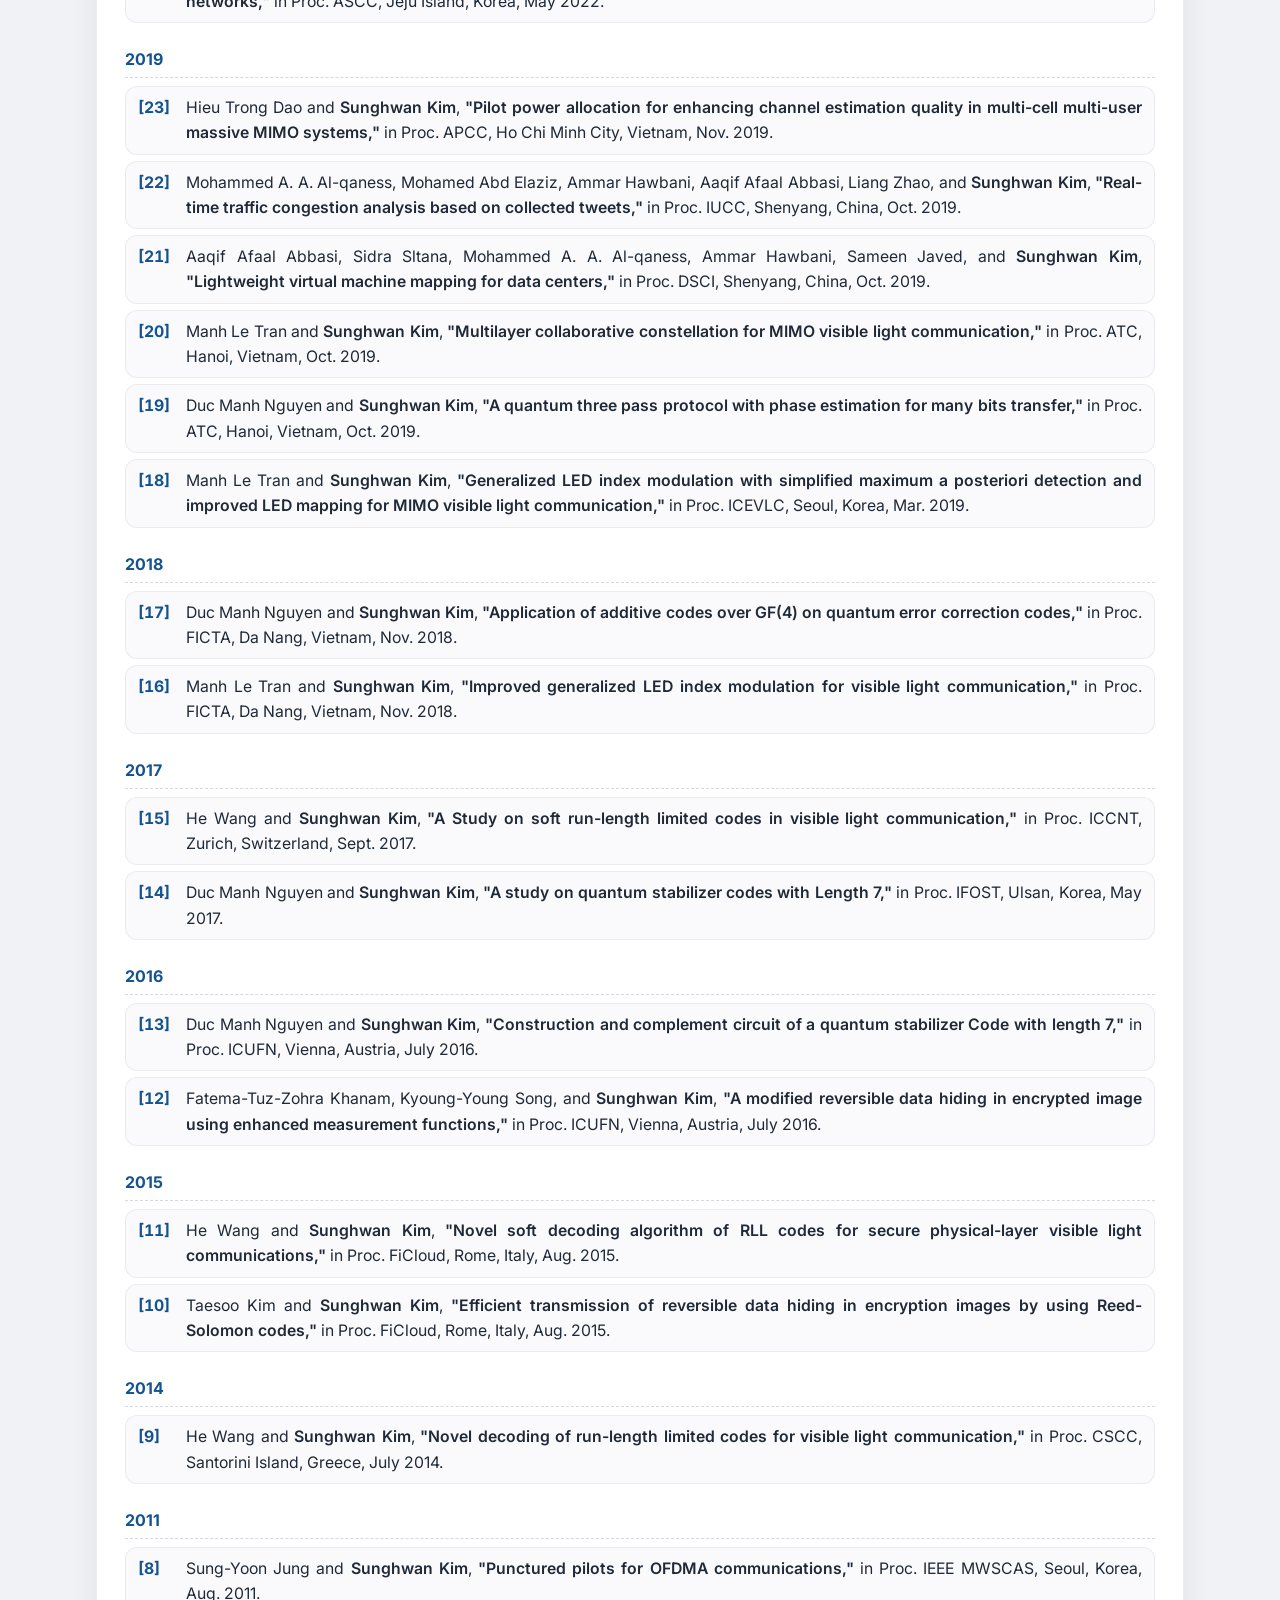
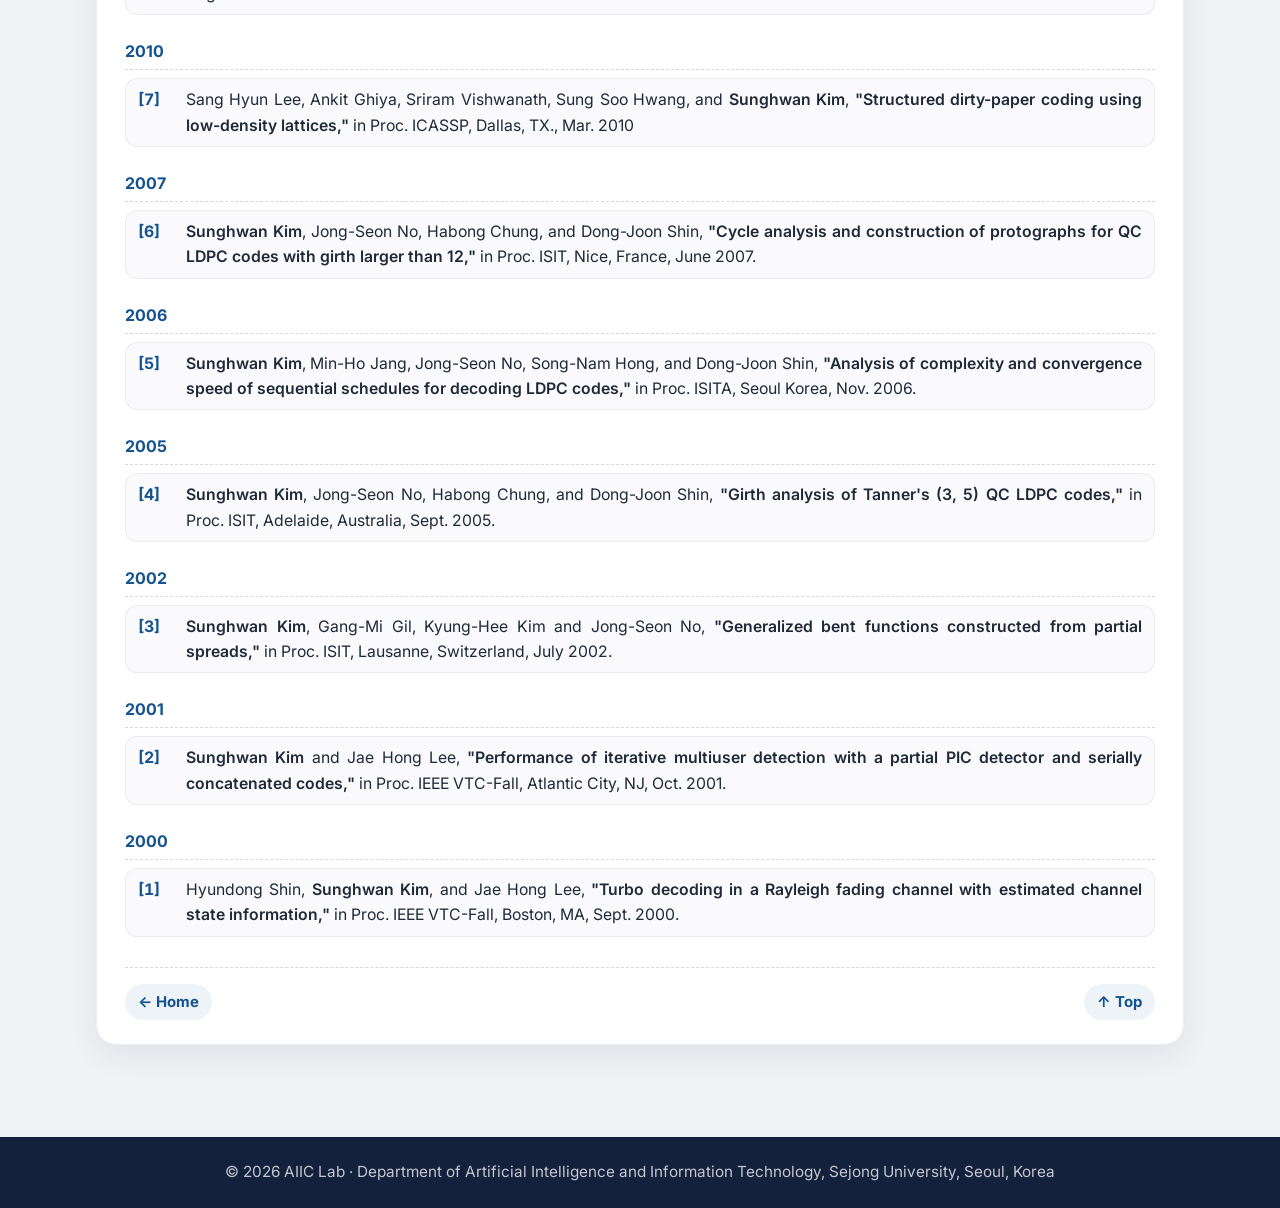
<file: pages/conference-papers.html>
<!DOCTYPE html>
<html>
<head>
<meta charset="utf-8"/>
<meta name="viewport" content="width=device-width, initial-scale=1.0"/>
<title>International conference papers — AIIC Lab</title>
<meta name="description" content="AIIC Lab, Sejong University — international conference papers of Prof. Sunghwan Kim and the lab members."/>
<link rel="preconnect" href="https://fonts.googleapis.com"/>
<link rel="preconnect" href="https://fonts.gstatic.com" crossorigin/>
<link href="https://fonts.googleapis.com/css2?family=Inter:ital,wght@0,400;0,600;0,700;0,800;1,400&amp;display=swap" rel="stylesheet"/>
<style>
:root{
  --accent:  #14538f;   /* chip blue */
  --accent2: #2a9d8f;   /* teal */
  --text:    #1f2937;
  --muted:   #5f6b7a;
  --border:  #e6e6e6;
  --shadow:  0 10px 28px rgba(36,49,66,.08);
  --radius:  20px;
  --max-w:   min(1100px, calc(100vw - 44px));
}
*{ box-sizing:border-box; }
html{ scroll-behavior:smooth; scroll-padding-top:92px; }
body{
  margin:0; background:#f0f2f5;
  font-family:"Inter",Arial,sans-serif; font-size:17px; line-height:1.75;
  color:var(--text); -webkit-font-smoothing:antialiased;
}


/* ===== Header ===== */
header{ position:sticky; top:0; z-index:100; background:#14213d; color:#fff; box-shadow:0 4px 18px rgba(0,0,0,.18); }
.header-inner{ max-width:var(--max-w); margin:0 auto; padding:12px 6px; display:flex; flex-wrap:wrap; align-items:center; gap:6px 18px; }
.site-title{ font-size:24px; font-weight:800; letter-spacing:2px; }
.site-title a{ color:#fff; text-decoration:none; }
.site-title .dot{ color:var(--accent2); }
.site-tag{ font-size:.82em; color:rgba(255,255,255,.65); font-weight:400; margin-right:auto; }
nav ul{ list-style:none; display:flex; flex-wrap:wrap; gap:2px 6px; margin:0; padding:0; }
nav a{ display:block; color:rgba(255,255,255,.88); text-decoration:none; font-size:15px; font-weight:600; padding:7px 13px; border-radius:999px; transition:background .15s; }
nav a:hover{ background:rgba(255,255,255,.12); }
@media(max-width:640px){ .site-title{ font-size:19px; letter-spacing:1px; } .site-tag{ display:none; } nav a{ font-size:14px; padding:6px 10px; } }

/* ===== Page container ===== */
main{ max-width:var(--max-w); margin:0 auto; padding:0 6px 40px; }

/* ===== Hero ===== */
.hero{ background:#fff; border-radius:var(--radius); margin:26px auto 22px; padding:28px 30px; box-shadow:var(--shadow); border:1px solid rgba(230,230,230,.7); display:flex; gap:26px; align-items:center; flex-wrap:wrap; position:relative; overflow:hidden; }
.hero::before{ content:""; position:absolute; inset:0 0 auto 0; height:4px; background:linear-gradient(90deg,var(--accent),var(--accent2)); }
.avatar{ flex:0 0 auto; width:108px; height:108px; border-radius:50%; background:linear-gradient(135deg,var(--accent),var(--accent2)); color:#fff; display:flex; align-items:center; justify-content:center; font-size:30px; font-weight:800; letter-spacing:1px; box-shadow:0 8px 24px rgba(20,83,143,.35); }
.hero h1{ font-size:clamp(1.4rem,3vw,2rem); margin:0 0 8px; letter-spacing:-.02em; }
.hero p{ margin:0 0 10px; color:var(--muted); max-width:70ch; }
.hero-chips{ display:flex; flex-wrap:wrap; gap:8px; margin-top:4px; }
.chip{ font-size:.8em; font-weight:700; color:var(--accent); background:rgba(20,83,143,.08); border:1px solid rgba(20,83,143,.18); padding:4px 12px; border-radius:999px; }

/* ===== TOC ===== */
.toc-wrap{ background:#eef1f7; border-radius:var(--radius); padding:22px 26px 26px; margin:20px auto 26px; box-shadow:0 12px 32px rgba(20,33,61,.10); }
.toc-wrap h2{ font-size:clamp(1.3rem,2vw,1.6rem); color:#374151; margin:0 0 14px; letter-spacing:-.02em; }
.toc-wrap ul{ display:grid; grid-template-columns:repeat(2,1fr); gap:10px 20px; list-style:none; padding:0; margin:0; }
@media(max-width:640px){ .toc-wrap ul{ grid-template-columns:1fr; } }
.toc-wrap a{ display:block; color:var(--accent); text-decoration:none; padding:10px 14px; border-radius:13px; background:rgba(255,255,255,.70); border:1px solid rgba(55,65,81,.12); font-size:1rem; font-weight:700; transition:transform .15s,background .15s; }
.toc-wrap a:hover{ transform:translateY(-2px); background:rgba(255,255,255,.95); }

/* ===== Section cards ===== */
.entry, article{ background:#fff; border-radius:var(--radius); padding:24px 28px; margin:22px auto; box-shadow:var(--shadow); border:1px solid rgba(230,230,230,.7); position:relative; overflow:hidden; }
.entry::before, article::before{ content:""; position:absolute; inset:0 0 auto 0; height:4px; background:linear-gradient(90deg,var(--accent),var(--accent2)); }
.entry h2, article h1{ font-size:clamp(1.2rem,2vw,1.6rem); color:var(--text); margin:0 0 18px; letter-spacing:-.025em; line-height:1.3; }
.entry h2::after, article h1::after{ content:""; display:block; width:56px; height:3px; margin-top:8px; border-radius:999px; background:linear-gradient(90deg,var(--accent),var(--accent2)); }
.entry > p, article > p{ color:var(--muted); font-size:.95em; margin:0 0 16px; }
article h2{ font-size:1.18rem; color:var(--accent); margin:30px 0 10px; letter-spacing:-.01em; }
article h3{ font-size:1rem; margin:20px 0 6px; color:var(--text); }
article p{ margin:0 0 14px; }
article ul, article ol{ margin:0 0 14px; padding-left:1.3rem; }
article li{ margin-bottom:8px; }
.meta{ color:var(--muted); font-size:.88em; margin-bottom:10px; }
.lede{ font-size:1.02em; color:#374151; border-left:3px solid var(--accent2); padding:4px 0 4px 16px; margin:0 0 24px; }

/* ===== Topic / member cards ===== */
.card-grid{ display:grid; grid-template-columns:repeat(auto-fit,minmax(260px,1fr)); gap:14px; margin:4px 0 6px; }
.card{ background:rgba(250,250,252,.9); border:1px solid rgba(31,41,55,.07); border-radius:14px; padding:14px 16px; box-shadow:0 3px 10px rgba(36,49,66,.05); display:flex; flex-direction:column; gap:6px; }
.card h3{ margin:0; font-size:1.02rem; line-height:1.4; color:var(--text); }
.card p{ margin:0; font-size:.91em; color:var(--muted); line-height:1.6; }
.card ul{ margin:2px 0 0; padding-left:1.2rem; font-size:.91em; color:var(--muted); }
.card li{ margin-bottom:3px; }
.card .links{ margin-top:auto; padding-top:6px; display:flex; flex-wrap:wrap; gap:6px 14px; font-size:.9em; }
.person{ display:flex; gap:14px; align-items:flex-start; }
.person .avatar{ width:72px; height:72px; font-size:22px; box-shadow:0 4px 12px rgba(20,83,143,.3); }
img.avatar, .person img.avatar{ object-fit:cover; object-position:center top; border-radius:14px; width:96px; height:120px; background:#eef1f7; box-shadow:0 4px 12px rgba(20,83,143,.25); }
.hero img.avatar{ width:132px; height:164px; }
figure{ margin:12px 0 18px; }
figure img{ display:block; width:100%; height:auto; border-radius:12px; border:1px solid var(--border); background:#fff; }
figcaption{ font-size:.88em; color:var(--muted); text-align:center; margin-top:6px; }
.fig-row{ display:grid; grid-template-columns:repeat(auto-fit,minmax(280px,1fr)); gap:14px; }
.person .who{ flex:1; min-width:0; }
.person .role{ font-size:.82em; font-weight:700; color:var(--accent2); text-transform:uppercase; letter-spacing:.06em; }
.cv{ list-style:none; padding:0; margin:6px 0 0; font-size:.9em; color:var(--muted); }
.cv li{ margin-bottom:2px; padding-left:0; }
.cv .k{ color:var(--text); font-weight:600; }
.badge{ font-size:.78em; font-weight:700; color:#0f5132; background:rgba(25,135,84,.12); border:1px solid rgba(25,135,84,.3); padding:2px 10px; border-radius:999px; }

/* ===== Links ===== */
.link-html{ color:#0057b7; font-weight:700; text-decoration:underline; text-underline-offset:2px; }
.link-html:hover{ color:#003d8f; }
.link-ext{ color:#555; font-size:.93em; font-weight:600; text-decoration:underline; text-underline-offset:2px; }
.link-ext:hover{ color:var(--text); }

/* ===== Publications ===== */
.pub-year{ font-size:1rem; color:var(--accent); margin:22px 0 8px; padding-bottom:4px; border-bottom:1px dashed rgba(31,41,55,.18); }
.pub-list{ list-style:none; padding:0; margin:0; }
.pub-list li{ padding:8px 12px 8px 60px; margin-bottom:6px; position:relative; background:rgba(250,250,252,.9); border:1px solid rgba(31,41,55,.07); border-radius:12px; font-size:.93em; line-height:1.6; }
.pub-list .n{ position:absolute; left:12px; top:8px; width:42px; color:var(--accent); font-weight:700; font-variant-numeric:tabular-nums; }
.pub-list .t{ font-weight:600; color:var(--text); }
.pub-list .pi{ color:var(--text); font-weight:600; }
.pub-stats{ display:flex; flex-wrap:wrap; gap:10px; margin:0 0 14px; }
.stat{ background:rgba(20,83,143,.06); border:1px solid rgba(20,83,143,.15); border-radius:14px; padding:10px 18px; min-width:150px; }
.stat b{ display:block; font-size:1.5rem; color:var(--accent); line-height:1.2; }
.stat span{ font-size:.85em; color:var(--muted); }

/* ===== Callouts ===== */
.note{ background:rgba(234,179,8,.1); border:1px solid rgba(234,179,8,.3); padding:13px 16px; border-radius:12px; margin:12px 0; font-size:.93em; line-height:1.65; }
.note h3{ margin:0 0 6px; font-size:.78rem; text-transform:uppercase; letter-spacing:.1em; color:var(--muted); }
.figure-note{ background:rgba(20,83,143,.05); border:1px dashed rgba(20,83,143,.3); border-radius:12px; padding:10px 14px; margin:10px 0 16px; font-size:.9em; color:var(--muted); }
.benefits{ display:grid; grid-template-columns:repeat(auto-fit,minmax(180px,1fr)); gap:12px; margin:8px 0 14px; }
.benefit{ background:linear-gradient(135deg, rgba(20,83,143,.07), rgba(42,157,143,.07)); border:1px solid rgba(20,83,143,.15); border-radius:14px; padding:14px 16px; text-align:center; font-weight:700; color:var(--accent); }
.tbl-wrap{ overflow-x:auto; margin:8px 0 16px; }
table{ border-collapse:collapse; width:100%; font-size:.92em; }
th,td{ border:1px solid var(--border); padding:7px 10px; text-align:left; vertical-align:top; }
th{ background:#eef1f7; }

/* ===== Back / footer nav ===== */
.back-to-toc{ margin-top:1.1rem; padding-top:.9rem; border-top:1px dashed rgba(31,41,55,.18); text-align:right; }
.back-to-toc a, .footer-nav a{ display:inline-block; color:var(--accent); font-weight:700; font-size:.88em; text-decoration:none; padding:5px 13px; background:rgba(20,83,143,.07); border-radius:999px; transition:background .15s; }
.back-to-toc a:hover, .footer-nav a:hover{ background:rgba(20,83,143,.14); }
.footer-nav{ margin-top:30px; padding-top:16px; border-top:1px dashed rgba(31,41,55,.18); display:flex; justify-content:space-between; flex-wrap:wrap; gap:10px; }
footer{ background:#14213d; color:rgba(255,255,255,.75); text-align:center; padding:22px 16px; font-size:.9em; margin-top:30px; }
footer a{ color:#8fd3cb; text-decoration:none; font-weight:600; }
footer a:hover{ text-decoration:underline; }
/* ==== house-format v1 — bilingual-personal-site skill, scripts/house-format.css. Prose is justified on every page.
     Do not edit this block in a page: edit the skill's copy, re-run apply_format.py; check_site.py fails a page whose
     block differs. ==== */
main p, main li, main blockquote, main dd, main .art-desc, main .art-quote{ text-align:justify; text-justify:inter-word; hyphens:auto; }
main .refs li, main .art-links li, main .songlist li, main .toc-wrap li, main .listen p, main .pair li, main .result li, main table p, main table li{ text-align:left; hyphens:manual; }
main .poem-credit, main .video-cap, main figcaption p, main figcaption li{ text-align:center; hyphens:manual; }
main code, main pre, main kbd, main samp, main a{ hyphens:manual; }
/* ==== /house-format ==== */
</style>
</head>
<body>

<header>
  <div class="header-inner">
    <div class="site-title"><a href="../index.html">AIIC<span class="dot">·</span>Lab</a></div>
    <div class="site-tag">
      AI &amp; Intelligent Communication Lab · Sejong University
    </div>
    <nav>
      <ul>
        <li><a href="../index.html">Home</a></li>
        <li><a href="../index.html#research">Research</a></li>
        <li><a href="../index.html#members">Members</a></li>
        <li><a href="../index.html#publications">Publications</a></li>
        <li><a href="../index.html#join">Join us</a></li>
        <li><a href="../index.html#contact">Contact</a></li>
      </ul>
    </nav>
  </div>
</header>

<main id="top">
<article>
<h1>International conference papers</h1>
<div class="meta">Publications · updated 1 Nov 2026</div>
<p class="lede">36 papers at international conferences (ISIT, GLOBECOM, ICASSP, VTC, ATC, ICCE and others), numbered as in the lab's publication list and grouped by year, newest first.</p>
<p>Jump to year: <a class="link-ext" href="#y2025">2025</a> · <a class="link-ext" href="#y2024">2024</a> · <a class="link-ext" href="#y2023">2023</a> · <a class="link-ext" href="#y2022">2022</a> · <a class="link-ext" href="#y2019">2019</a> · <a class="link-ext" href="#y2018">2018</a> · <a class="link-ext" href="#y2017">2017</a> · <a class="link-ext" href="#y2016">2016</a> · <a class="link-ext" href="#y2015">2015</a> · <a class="link-ext" href="#y2014">2014</a> · <a class="link-ext" href="#y2011">2011</a> · <a class="link-ext" href="#y2010">2010</a> · <a class="link-ext" href="#y2007">2007</a> · <a class="link-ext" href="#y2006">2006</a> · <a class="link-ext" href="#y2005">2005</a> · <a class="link-ext" href="#y2002">2002</a> · <a class="link-ext" href="#y2001">2001</a> · <a class="link-ext" href="#y2000">2000</a></p>
<p>See also: <a class="link-html" href="journal-papers.html">International journal papers</a></p>
<!-- PUBS:START (generated by tools/build_publications.py from tools/publications.json; do not edit by hand) -->
<h2 class="pub-year" id="y2025">2025</h2><ol class="pub-list">
<li><span class="n">[36]</span>Khac-Tuan Nguyen and <span class="pi">Sunghwan Kim</span>, <span class="t">"Bit error rate of RIS-enabled MISO systems with discrete phase shift,"</span> in Proc. RIVF, Ho Chi Minh City, Vietnam, Dec. 2025.</li>
</ol>
<h2 class="pub-year" id="y2024">2024</h2><ol class="pub-list">
<li><span class="n">[35]</span>Thai-Hoc Vu, Daniel Benevides da Costa, Quoc-Viet Pham, and <span class="pi">Sunghwan Kim</span>, <span class="t">"A novel paradigm shift for next-generation: Symbiotic backscatter rate-splitting multiple access systems,"</span> in Proc. ICCE, Danang, Vietnam, Aug. 2024.</li>
<li><span class="n">[34]</span>Shehbaz Tariq, Abdurrahman Wachid Shaffar, Wook Park, <span class="pi">Sunghwan Kim</span>, and Hyundong Shin, <span class="t">"Multi-agent quantum reinforcement learning for digital twin placement in 6G multi-tier systems,"</span> in Proc. EAI INISCOM, Danang, Vietnam, Feb. 2024.</li>
<li><span class="n">[33]</span>Dang-Trac Nguyen and <span class="pi">Sunghwan Kim</span>, <span class="t">"DRF-ECCT: Dynamic reliability filter for error correction code transformer,"</span> in Proc. ICGHIT, Hanoi, Vietnam, Jan. 2024.</li>
</ol>
<h2 class="pub-year" id="y2023">2023</h2><ol class="pub-list">
<li><span class="n">[32]</span>Thai-Hoc Vu, Daniel Benevides da Costa, Quoc-Viet Pham, and <span class="pi">Sunghwan Kim</span>, <span class="t">"Performance analysis of RSMA-aided UAV-to-ground communications,"</span> in Proc. GLOBECOM, Kuala Lumpur, Malaysia, Dec. 2023.</li>
<li><span class="n">[31]</span>Thi-Huong Khuat and <span class="pi">Sunghwan Kim</span>, <span class="t">"One indel or one-deletion and one-insertion error-correcting code,"</span> in Proc. ATC, Da Nang, Vietnam, Oct. 2023.</li>
<li><span class="n">[30]</span>Thai-Hoc Vu, Khac-Tuan Nguyen, Quoc-Viet Pham, Thien Huynh-The, Daniel Benevides da Costa, Vo Nguyen Quoc Bao, <span class="pi">Sunghwan Kim</span>, <span class="t">"Outage performance of THz-aided NOMA systems with spherical stochastic model,"</span> in Proc. SSP, Hanoi, Vietnam, July 2023.</li>
</ol>
<h2 class="pub-year" id="y2022">2022</h2><ol class="pub-list">
<li><span class="n">[29]</span>Giang Ngo Tran, Sang Quang Nguyen, Minh Tuan Nguyen, and <span class="pi">Sunghwan Kim</span>, <span class="t">"Optimal power allocation for non-orthogonal multiple access visible light communications with short packet and imperfect channel information,"</span> in Proc. ATC, Hanoi, Vietnam, Oct. 2022.</li>
<li><span class="n">[28]</span>Sang Quang Nguyen, Thai-Hoc Vu, and <span class="pi">Sunghwan Kim</span>, <span class="t">"Residual transceiver hardware impairment and imperfect interference cancellation with two way-enabled RIS systems,"</span> in Proc. ATC, Hanoi, Vietnam, Oct. 2022.</li>
<li><span class="n">[27]</span>Xiaozhou Lu and <span class="pi">Sunghwan Kim</span>, <span class="t">"Log-likelihood ratio for low-density parity-check codes under binary symmetric erasure channel in DNA storage,"</span> in Proc. ATC, Hanoi, Vietnam, Oct. 2022.</li>
<li><span class="n">[26]</span>Khac-Tuan Nguyen, Thai-Hoc Vu, Thi-Huong Khuat, Hai-Chau Le, and <span class="pi">Sunghwan Kim</span>, <span class="t">"Performance analysis of uplink MISO systems with RIS selections and MRC/SC configurations,"</span> in Proc. ICCE, Nha Trang, Vietnam, July 2022.</li>
<li><span class="n">[25]</span>Thai-Hoc Vu, Trung Q. Duong, Thi-Huong Khuat, Tien Hoa Nguyen, and <span class="pi">Sunghwan Kim</span>, <span class="t">"Short-packet communication for cooperative UAV-based MIMO systems with rate splitting multiple access,"</span> in Proc. ICCE, Nha Trang, Vietnam, July 2022.</li>
<li><span class="n">[24]</span>Thai-Hoc Vu and <span class="pi">Sunghwan Kim</span>, <span class="t">"Outage performance of rate splitting multiple access-based cooperative MIMO UAV networks,"</span> in Proc. ASCC, Jeju Island, Korea, May 2022.</li>
</ol>
<h2 class="pub-year" id="y2019">2019</h2><ol class="pub-list">
<li><span class="n">[23]</span>Hieu Trong Dao and <span class="pi">Sunghwan Kim</span>, <span class="t">"Pilot power allocation for enhancing channel estimation quality in multi-cell multi-user massive MIMO systems,"</span> in Proc. APCC, Ho Chi Minh City, Vietnam, Nov. 2019.</li>
<li><span class="n">[22]</span>Mohammed A. A. Al-qaness, Mohamed Abd Elaziz, Ammar Hawbani, Aaqif Afaal Abbasi, Liang Zhao, and <span class="pi">Sunghwan Kim</span>, <span class="t">"Real-time traffic congestion analysis based on collected tweets,"</span> in Proc. IUCC, Shenyang, China, Oct. 2019.</li>
<li><span class="n">[21]</span>Aaqif Afaal Abbasi, Sidra Sltana, Mohammed A. A. Al-qaness, Ammar Hawbani, Sameen Javed, and <span class="pi">Sunghwan Kim</span>, <span class="t">"Lightweight virtual machine mapping for data centers,"</span> in Proc. DSCI, Shenyang, China, Oct. 2019.</li>
<li><span class="n">[20]</span>Manh Le Tran and <span class="pi">Sunghwan Kim</span>, <span class="t">"Multilayer collaborative constellation for MIMO visible light communication,"</span> in Proc. ATC, Hanoi, Vietnam, Oct. 2019.</li>
<li><span class="n">[19]</span>Duc Manh Nguyen and <span class="pi">Sunghwan Kim</span>, <span class="t">"A quantum three pass protocol with phase estimation for many bits transfer,"</span> in Proc. ATC, Hanoi, Vietnam, Oct. 2019.</li>
<li><span class="n">[18]</span>Manh Le Tran and <span class="pi">Sunghwan Kim</span>, <span class="t">"Generalized LED index modulation with simplified maximum a posteriori detection and improved LED mapping for MIMO visible light communication,"</span> in Proc. ICEVLC, Seoul, Korea, Mar. 2019.</li>
</ol>
<h2 class="pub-year" id="y2018">2018</h2><ol class="pub-list">
<li><span class="n">[17]</span>Duc Manh Nguyen and <span class="pi">Sunghwan Kim</span>, <span class="t">"Application of additive codes over GF(4) on quantum error correction codes,"</span> in Proc. FICTA, Da Nang, Vietnam, Nov. 2018.</li>
<li><span class="n">[16]</span>Manh Le Tran and <span class="pi">Sunghwan Kim</span>, <span class="t">"Improved generalized LED index modulation for visible light communication,"</span> in Proc. FICTA, Da Nang, Vietnam, Nov. 2018.</li>
</ol>
<h2 class="pub-year" id="y2017">2017</h2><ol class="pub-list">
<li><span class="n">[15]</span>He Wang and <span class="pi">Sunghwan Kim</span>, <span class="t">"A Study on soft run-length limited codes in visible light communication,"</span> in Proc. ICCNT, Zurich, Switzerland, Sept. 2017.</li>
<li><span class="n">[14]</span>Duc Manh Nguyen and <span class="pi">Sunghwan Kim</span>, <span class="t">"A study on quantum stabilizer codes with Length 7,"</span> in Proc. IFOST, Ulsan, Korea, May 2017.</li>
</ol>
<h2 class="pub-year" id="y2016">2016</h2><ol class="pub-list">
<li><span class="n">[13]</span>Duc Manh Nguyen and <span class="pi">Sunghwan Kim</span>, <span class="t">"Construction and complement circuit of a quantum stabilizer Code with length 7,"</span> in Proc. ICUFN, Vienna, Austria, July 2016.</li>
<li><span class="n">[12]</span>Fatema-Tuz-Zohra Khanam, Kyoung-Young Song, and <span class="pi">Sunghwan Kim</span>, <span class="t">"A modified reversible data hiding in encrypted image using enhanced measurement functions,"</span> in Proc. ICUFN, Vienna, Austria, July 2016.</li>
</ol>
<h2 class="pub-year" id="y2015">2015</h2><ol class="pub-list">
<li><span class="n">[11]</span>He Wang and <span class="pi">Sunghwan Kim</span>, <span class="t">"Novel soft decoding algorithm of RLL codes for secure physical-layer visible light communications,"</span> in Proc. FiCloud, Rome, Italy, Aug. 2015.</li>
<li><span class="n">[10]</span>Taesoo Kim and <span class="pi">Sunghwan Kim</span>, <span class="t">"Efficient transmission of reversible data hiding in encryption images by using Reed-Solomon codes,"</span> in Proc. FiCloud, Rome, Italy, Aug. 2015.</li>
</ol>
<h2 class="pub-year" id="y2014">2014</h2><ol class="pub-list">
<li><span class="n">[9]</span>He Wang and <span class="pi">Sunghwan Kim</span>, <span class="t">"Novel decoding of run-length limited codes for visible light communication,"</span> in Proc. CSCC, Santorini Island, Greece, July 2014.</li>
</ol>
<h2 class="pub-year" id="y2011">2011</h2><ol class="pub-list">
<li><span class="n">[8]</span>Sung-Yoon Jung and <span class="pi">Sunghwan Kim</span>, <span class="t">"Punctured pilots for OFDMA communications,"</span> in Proc. IEEE MWSCAS, Seoul, Korea, Aug. 2011.</li>
</ol>
<h2 class="pub-year" id="y2010">2010</h2><ol class="pub-list">
<li><span class="n">[7]</span>Sang Hyun Lee, Ankit Ghiya, Sriram Vishwanath, Sung Soo Hwang, and <span class="pi">Sunghwan Kim</span>, <span class="t">"Structured dirty-paper coding using low-density lattices,"</span> in Proc. ICASSP, Dallas, TX., Mar. 2010</li>
</ol>
<h2 class="pub-year" id="y2007">2007</h2><ol class="pub-list">
<li><span class="n">[6]</span><span class="pi">Sunghwan Kim</span>, Jong-Seon No, Habong Chung, and Dong-Joon Shin, <span class="t">"Cycle analysis and construction of protographs for QC LDPC codes with girth larger than 12,"</span> in Proc. ISIT, Nice, France, June 2007.</li>
</ol>
<h2 class="pub-year" id="y2006">2006</h2><ol class="pub-list">
<li><span class="n">[5]</span><span class="pi">Sunghwan Kim</span>, Min-Ho Jang, Jong-Seon No, Song-Nam Hong, and Dong-Joon Shin, <span class="t">"Analysis of complexity and convergence speed of sequential schedules for decoding LDPC codes,"</span> in Proc. ISITA, Seoul Korea, Nov. 2006.</li>
</ol>
<h2 class="pub-year" id="y2005">2005</h2><ol class="pub-list">
<li><span class="n">[4]</span><span class="pi">Sunghwan Kim</span>, Jong-Seon No, Habong Chung, and Dong-Joon Shin, <span class="t">"Girth analysis of Tanner&#x27;s (3, 5) QC LDPC codes,"</span> in Proc. ISIT, Adelaide, Australia, Sept. 2005.</li>
</ol>
<h2 class="pub-year" id="y2002">2002</h2><ol class="pub-list">
<li><span class="n">[3]</span><span class="pi">Sunghwan Kim</span>, Gang-Mi Gil, Kyung-Hee Kim and Jong-Seon No, <span class="t">"Generalized bent functions constructed from partial spreads,"</span> in Proc. ISIT, Lausanne, Switzerland, July 2002.</li>
</ol>
<h2 class="pub-year" id="y2001">2001</h2><ol class="pub-list">
<li><span class="n">[2]</span><span class="pi">Sunghwan Kim</span> and Jae Hong Lee, <span class="t">"Performance of iterative multiuser detection with a partial PIC detector and serially concatenated codes,"</span> in Proc. IEEE VTC-Fall, Atlantic City, NJ, Oct. 2001.</li>
</ol>
<h2 class="pub-year" id="y2000">2000</h2><ol class="pub-list">
<li><span class="n">[1]</span>Hyundong Shin, <span class="pi">Sunghwan Kim</span>, and Jae Hong Lee, <span class="t">"Turbo decoding in a Rayleigh fading channel with estimated channel state information,"</span> in Proc. IEEE VTC-Fall, Boston, MA, Sept. 2000.</li>
</ol>
<!-- PUBS:END -->
<div class="footer-nav">
  <a href="../index.html">← Home</a>
  <a href="#top">↑ Top</a>
</div>
</article>
</main>

<footer>
  © 2026 AIIC Lab · Department of Artificial Intelligence and Information Technology, Sejong University, Seoul, Korea
</footer>

</body>
</html>
</file>
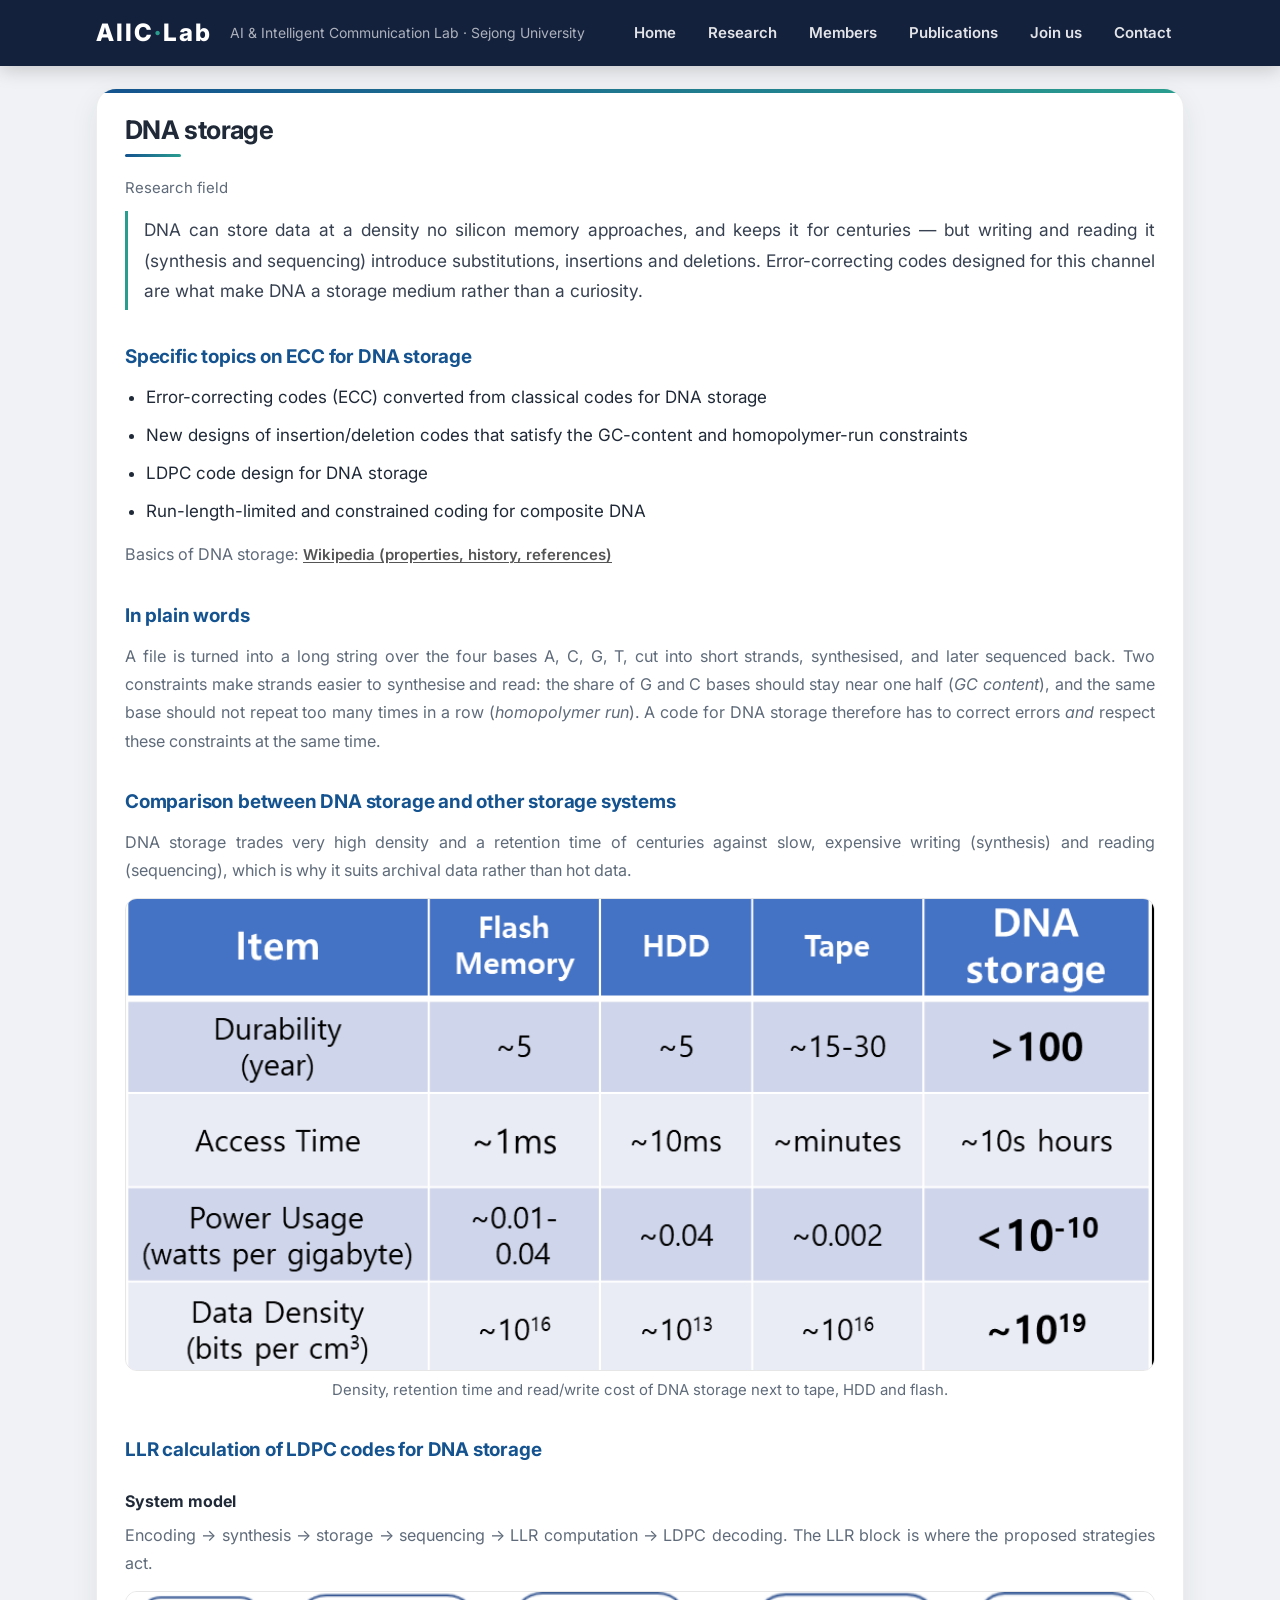
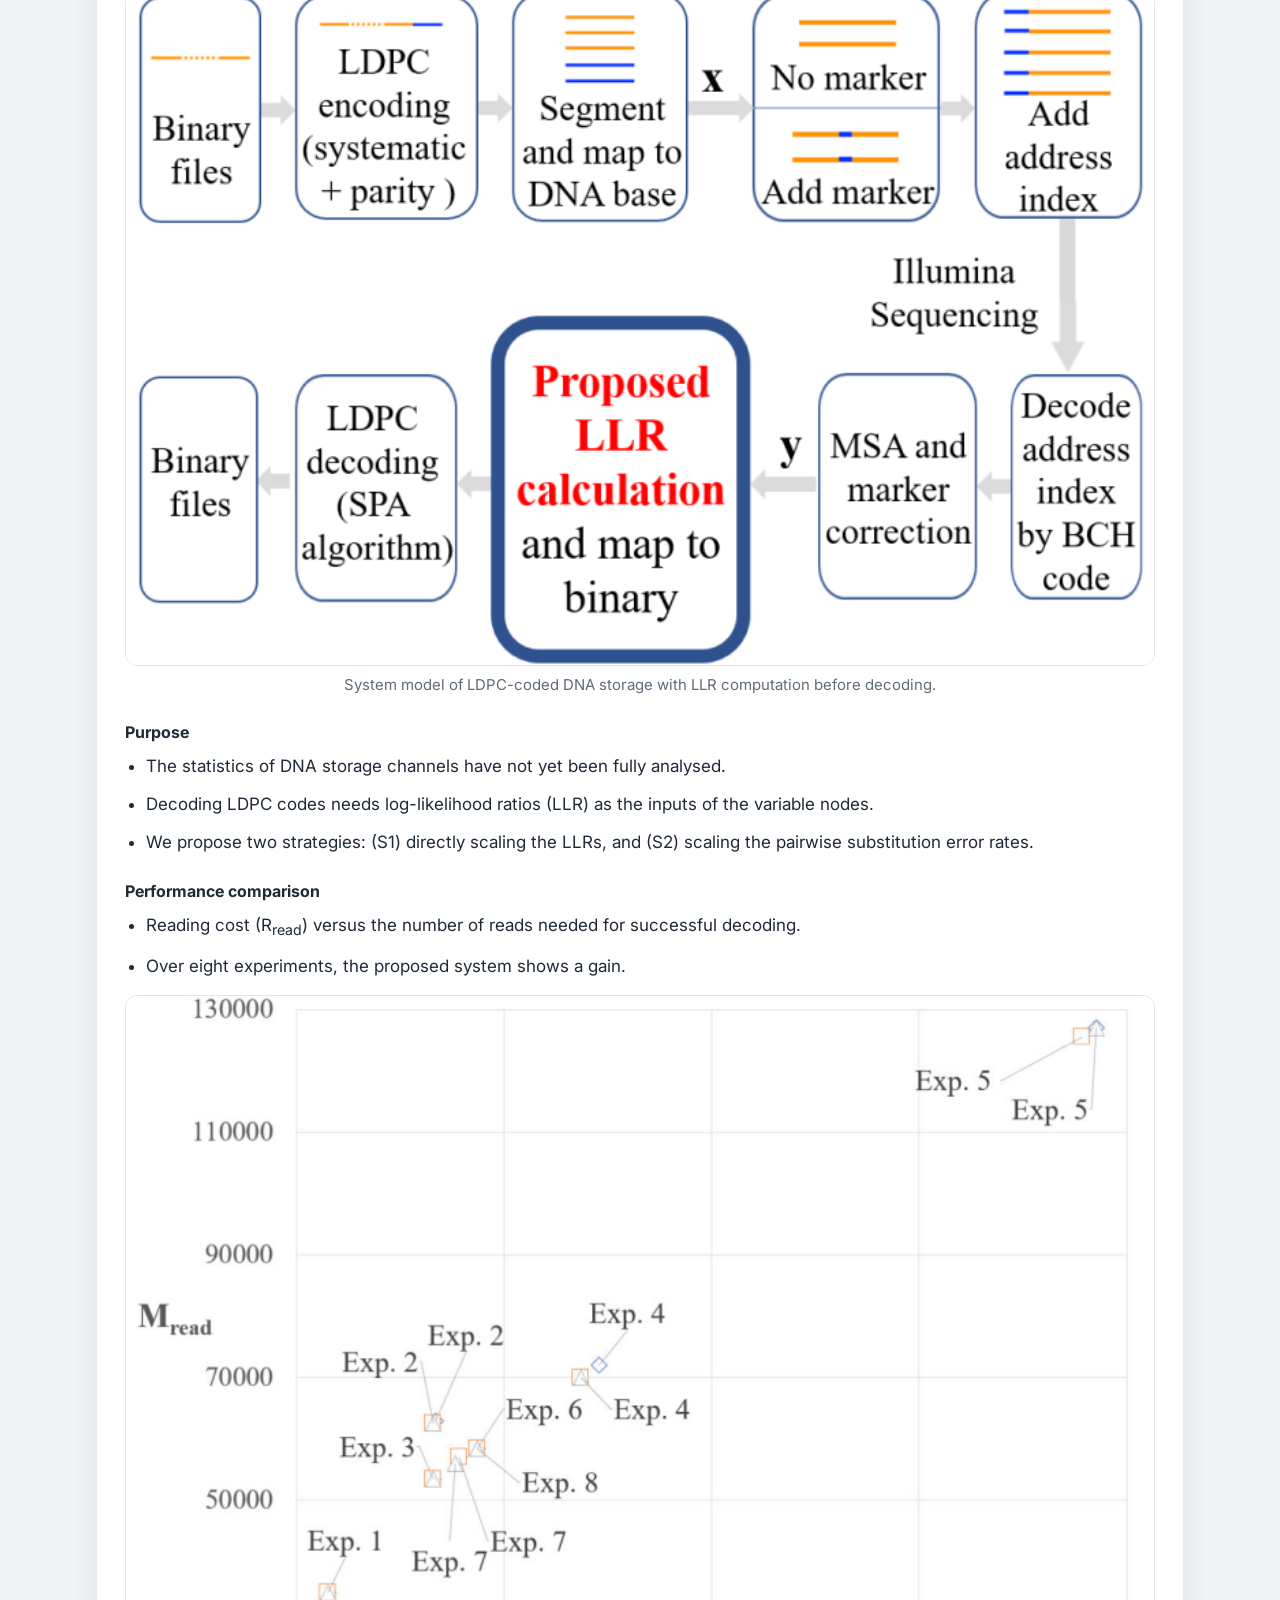
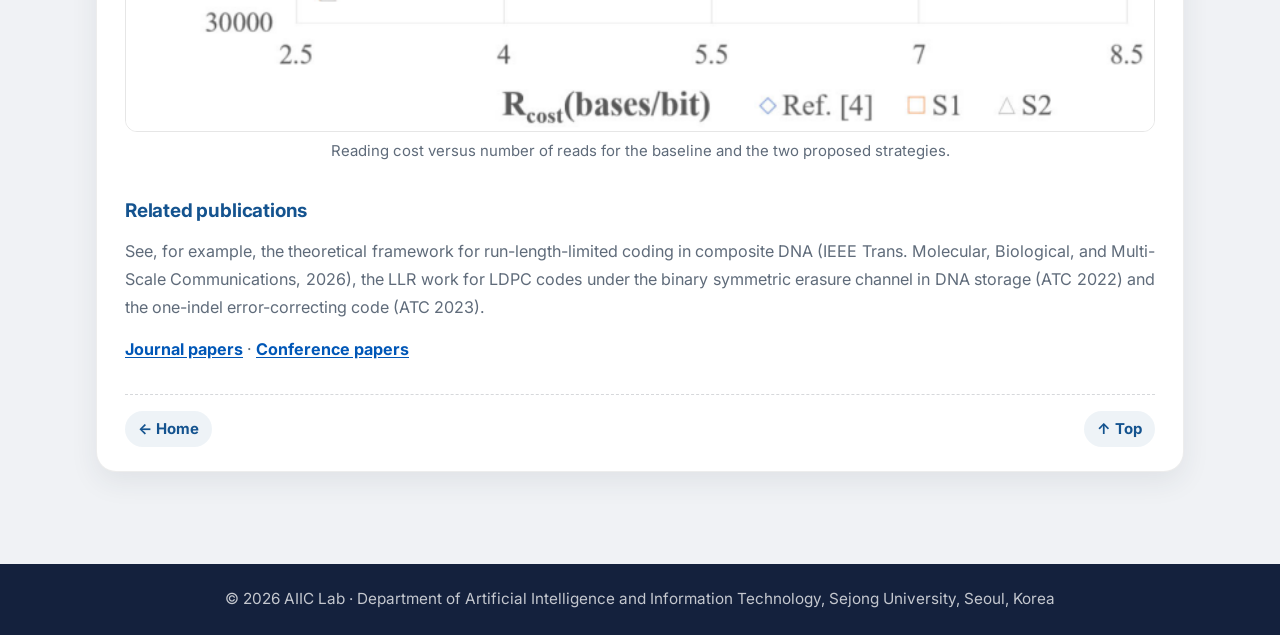
<file: pages/dna-storage.html>
<!DOCTYPE html>
<html>
<head>
<meta charset="utf-8"/>
<meta name="viewport" content="width=device-width, initial-scale=1.0"/>
<title>DNA storage — AIIC Lab</title>
<meta name="description" content="AIIC Lab research field: error-correcting codes, constrained codes and LDPC decoding for DNA data storage."/>
<link rel="preconnect" href="https://fonts.googleapis.com"/>
<link rel="preconnect" href="https://fonts.gstatic.com" crossorigin/>
<link href="https://fonts.googleapis.com/css2?family=Inter:ital,wght@0,400;0,600;0,700;0,800;1,400&amp;display=swap" rel="stylesheet"/>
<style>
:root{
  --accent:  #14538f;   /* chip blue */
  --accent2: #2a9d8f;   /* teal */
  --text:    #1f2937;
  --muted:   #5f6b7a;
  --border:  #e6e6e6;
  --shadow:  0 10px 28px rgba(36,49,66,.08);
  --radius:  20px;
  --max-w:   min(1100px, calc(100vw - 44px));
}
*{ box-sizing:border-box; }
html{ scroll-behavior:smooth; scroll-padding-top:92px; }
body{
  margin:0; background:#f0f2f5;
  font-family:"Inter",Arial,sans-serif; font-size:17px; line-height:1.75;
  color:var(--text); -webkit-font-smoothing:antialiased;
}


/* ===== Header ===== */
header{ position:sticky; top:0; z-index:100; background:#14213d; color:#fff; box-shadow:0 4px 18px rgba(0,0,0,.18); }
.header-inner{ max-width:var(--max-w); margin:0 auto; padding:12px 6px; display:flex; flex-wrap:wrap; align-items:center; gap:6px 18px; }
.site-title{ font-size:24px; font-weight:800; letter-spacing:2px; }
.site-title a{ color:#fff; text-decoration:none; }
.site-title .dot{ color:var(--accent2); }
.site-tag{ font-size:.82em; color:rgba(255,255,255,.65); font-weight:400; margin-right:auto; }
nav ul{ list-style:none; display:flex; flex-wrap:wrap; gap:2px 6px; margin:0; padding:0; }
nav a{ display:block; color:rgba(255,255,255,.88); text-decoration:none; font-size:15px; font-weight:600; padding:7px 13px; border-radius:999px; transition:background .15s; }
nav a:hover{ background:rgba(255,255,255,.12); }
@media(max-width:640px){ .site-title{ font-size:19px; letter-spacing:1px; } .site-tag{ display:none; } nav a{ font-size:14px; padding:6px 10px; } }

/* ===== Page container ===== */
main{ max-width:var(--max-w); margin:0 auto; padding:0 6px 40px; }

/* ===== Hero ===== */
.hero{ background:#fff; border-radius:var(--radius); margin:26px auto 22px; padding:28px 30px; box-shadow:var(--shadow); border:1px solid rgba(230,230,230,.7); display:flex; gap:26px; align-items:center; flex-wrap:wrap; position:relative; overflow:hidden; }
.hero::before{ content:""; position:absolute; inset:0 0 auto 0; height:4px; background:linear-gradient(90deg,var(--accent),var(--accent2)); }
.avatar{ flex:0 0 auto; width:108px; height:108px; border-radius:50%; background:linear-gradient(135deg,var(--accent),var(--accent2)); color:#fff; display:flex; align-items:center; justify-content:center; font-size:30px; font-weight:800; letter-spacing:1px; box-shadow:0 8px 24px rgba(20,83,143,.35); }
.hero h1{ font-size:clamp(1.4rem,3vw,2rem); margin:0 0 8px; letter-spacing:-.02em; }
.hero p{ margin:0 0 10px; color:var(--muted); max-width:70ch; }
.hero-chips{ display:flex; flex-wrap:wrap; gap:8px; margin-top:4px; }
.chip{ font-size:.8em; font-weight:700; color:var(--accent); background:rgba(20,83,143,.08); border:1px solid rgba(20,83,143,.18); padding:4px 12px; border-radius:999px; }

/* ===== TOC ===== */
.toc-wrap{ background:#eef1f7; border-radius:var(--radius); padding:22px 26px 26px; margin:20px auto 26px; box-shadow:0 12px 32px rgba(20,33,61,.10); }
.toc-wrap h2{ font-size:clamp(1.3rem,2vw,1.6rem); color:#374151; margin:0 0 14px; letter-spacing:-.02em; }
.toc-wrap ul{ display:grid; grid-template-columns:repeat(2,1fr); gap:10px 20px; list-style:none; padding:0; margin:0; }
@media(max-width:640px){ .toc-wrap ul{ grid-template-columns:1fr; } }
.toc-wrap a{ display:block; color:var(--accent); text-decoration:none; padding:10px 14px; border-radius:13px; background:rgba(255,255,255,.70); border:1px solid rgba(55,65,81,.12); font-size:1rem; font-weight:700; transition:transform .15s,background .15s; }
.toc-wrap a:hover{ transform:translateY(-2px); background:rgba(255,255,255,.95); }

/* ===== Section cards ===== */
.entry, article{ background:#fff; border-radius:var(--radius); padding:24px 28px; margin:22px auto; box-shadow:var(--shadow); border:1px solid rgba(230,230,230,.7); position:relative; overflow:hidden; }
.entry::before, article::before{ content:""; position:absolute; inset:0 0 auto 0; height:4px; background:linear-gradient(90deg,var(--accent),var(--accent2)); }
.entry h2, article h1{ font-size:clamp(1.2rem,2vw,1.6rem); color:var(--text); margin:0 0 18px; letter-spacing:-.025em; line-height:1.3; }
.entry h2::after, article h1::after{ content:""; display:block; width:56px; height:3px; margin-top:8px; border-radius:999px; background:linear-gradient(90deg,var(--accent),var(--accent2)); }
.entry > p, article > p{ color:var(--muted); font-size:.95em; margin:0 0 16px; }
article h2{ font-size:1.18rem; color:var(--accent); margin:30px 0 10px; letter-spacing:-.01em; }
article h3{ font-size:1rem; margin:20px 0 6px; color:var(--text); }
article p{ margin:0 0 14px; }
article ul, article ol{ margin:0 0 14px; padding-left:1.3rem; }
article li{ margin-bottom:8px; }
.meta{ color:var(--muted); font-size:.88em; margin-bottom:10px; }
.lede{ font-size:1.02em; color:#374151; border-left:3px solid var(--accent2); padding:4px 0 4px 16px; margin:0 0 24px; }

/* ===== Topic / member cards ===== */
.card-grid{ display:grid; grid-template-columns:repeat(auto-fit,minmax(260px,1fr)); gap:14px; margin:4px 0 6px; }
.card{ background:rgba(250,250,252,.9); border:1px solid rgba(31,41,55,.07); border-radius:14px; padding:14px 16px; box-shadow:0 3px 10px rgba(36,49,66,.05); display:flex; flex-direction:column; gap:6px; }
.card h3{ margin:0; font-size:1.02rem; line-height:1.4; color:var(--text); }
.card p{ margin:0; font-size:.91em; color:var(--muted); line-height:1.6; }
.card ul{ margin:2px 0 0; padding-left:1.2rem; font-size:.91em; color:var(--muted); }
.card li{ margin-bottom:3px; }
.card .links{ margin-top:auto; padding-top:6px; display:flex; flex-wrap:wrap; gap:6px 14px; font-size:.9em; }
.person{ display:flex; gap:14px; align-items:flex-start; }
.person .avatar{ width:72px; height:72px; font-size:22px; box-shadow:0 4px 12px rgba(20,83,143,.3); }
img.avatar, .person img.avatar{ object-fit:cover; object-position:center top; border-radius:14px; width:96px; height:120px; background:#eef1f7; box-shadow:0 4px 12px rgba(20,83,143,.25); }
.hero img.avatar{ width:132px; height:164px; }
figure{ margin:12px 0 18px; }
figure img{ display:block; width:100%; height:auto; border-radius:12px; border:1px solid var(--border); background:#fff; }
figcaption{ font-size:.88em; color:var(--muted); text-align:center; margin-top:6px; }
.fig-row{ display:grid; grid-template-columns:repeat(auto-fit,minmax(280px,1fr)); gap:14px; }
.person .who{ flex:1; min-width:0; }
.person .role{ font-size:.82em; font-weight:700; color:var(--accent2); text-transform:uppercase; letter-spacing:.06em; }
.cv{ list-style:none; padding:0; margin:6px 0 0; font-size:.9em; color:var(--muted); }
.cv li{ margin-bottom:2px; padding-left:0; }
.cv .k{ color:var(--text); font-weight:600; }
.badge{ font-size:.78em; font-weight:700; color:#0f5132; background:rgba(25,135,84,.12); border:1px solid rgba(25,135,84,.3); padding:2px 10px; border-radius:999px; }

/* ===== Links ===== */
.link-html{ color:#0057b7; font-weight:700; text-decoration:underline; text-underline-offset:2px; }
.link-html:hover{ color:#003d8f; }
.link-ext{ color:#555; font-size:.93em; font-weight:600; text-decoration:underline; text-underline-offset:2px; }
.link-ext:hover{ color:var(--text); }

/* ===== Publications ===== */
.pub-year{ font-size:1rem; color:var(--accent); margin:22px 0 8px; padding-bottom:4px; border-bottom:1px dashed rgba(31,41,55,.18); }
.pub-list{ list-style:none; padding:0; margin:0; }
.pub-list li{ padding:8px 12px 8px 60px; margin-bottom:6px; position:relative; background:rgba(250,250,252,.9); border:1px solid rgba(31,41,55,.07); border-radius:12px; font-size:.93em; line-height:1.6; }
.pub-list .n{ position:absolute; left:12px; top:8px; width:42px; color:var(--accent); font-weight:700; font-variant-numeric:tabular-nums; }
.pub-list .t{ font-weight:600; color:var(--text); }
.pub-list .pi{ color:var(--text); font-weight:600; }
.pub-stats{ display:flex; flex-wrap:wrap; gap:10px; margin:0 0 14px; }
.stat{ background:rgba(20,83,143,.06); border:1px solid rgba(20,83,143,.15); border-radius:14px; padding:10px 18px; min-width:150px; }
.stat b{ display:block; font-size:1.5rem; color:var(--accent); line-height:1.2; }
.stat span{ font-size:.85em; color:var(--muted); }

/* ===== Callouts ===== */
.note{ background:rgba(234,179,8,.1); border:1px solid rgba(234,179,8,.3); padding:13px 16px; border-radius:12px; margin:12px 0; font-size:.93em; line-height:1.65; }
.note h3{ margin:0 0 6px; font-size:.78rem; text-transform:uppercase; letter-spacing:.1em; color:var(--muted); }
.figure-note{ background:rgba(20,83,143,.05); border:1px dashed rgba(20,83,143,.3); border-radius:12px; padding:10px 14px; margin:10px 0 16px; font-size:.9em; color:var(--muted); }
.benefits{ display:grid; grid-template-columns:repeat(auto-fit,minmax(180px,1fr)); gap:12px; margin:8px 0 14px; }
.benefit{ background:linear-gradient(135deg, rgba(20,83,143,.07), rgba(42,157,143,.07)); border:1px solid rgba(20,83,143,.15); border-radius:14px; padding:14px 16px; text-align:center; font-weight:700; color:var(--accent); }
.tbl-wrap{ overflow-x:auto; margin:8px 0 16px; }
table{ border-collapse:collapse; width:100%; font-size:.92em; }
th,td{ border:1px solid var(--border); padding:7px 10px; text-align:left; vertical-align:top; }
th{ background:#eef1f7; }

/* ===== Back / footer nav ===== */
.back-to-toc{ margin-top:1.1rem; padding-top:.9rem; border-top:1px dashed rgba(31,41,55,.18); text-align:right; }
.back-to-toc a, .footer-nav a{ display:inline-block; color:var(--accent); font-weight:700; font-size:.88em; text-decoration:none; padding:5px 13px; background:rgba(20,83,143,.07); border-radius:999px; transition:background .15s; }
.back-to-toc a:hover, .footer-nav a:hover{ background:rgba(20,83,143,.14); }
.footer-nav{ margin-top:30px; padding-top:16px; border-top:1px dashed rgba(31,41,55,.18); display:flex; justify-content:space-between; flex-wrap:wrap; gap:10px; }
footer{ background:#14213d; color:rgba(255,255,255,.75); text-align:center; padding:22px 16px; font-size:.9em; margin-top:30px; }
footer a{ color:#8fd3cb; text-decoration:none; font-weight:600; }
footer a:hover{ text-decoration:underline; }
/* ==== house-format v1 — bilingual-personal-site skill, scripts/house-format.css. Prose is justified on every page.
     Do not edit this block in a page: edit the skill's copy, re-run apply_format.py; check_site.py fails a page whose
     block differs. ==== */
main p, main li, main blockquote, main dd, main .art-desc, main .art-quote{ text-align:justify; text-justify:inter-word; hyphens:auto; }
main .refs li, main .art-links li, main .songlist li, main .toc-wrap li, main .listen p, main .pair li, main .result li, main table p, main table li{ text-align:left; hyphens:manual; }
main .poem-credit, main .video-cap, main figcaption p, main figcaption li{ text-align:center; hyphens:manual; }
main code, main pre, main kbd, main samp, main a{ hyphens:manual; }
/* ==== /house-format ==== */
</style>
</head>
<body>

<header>
  <div class="header-inner">
    <div class="site-title"><a href="../index.html">AIIC<span class="dot">·</span>Lab</a></div>
    <div class="site-tag">
      AI &amp; Intelligent Communication Lab · Sejong University
    </div>
    <nav>
      <ul>
        <li><a href="../index.html">Home</a></li>
        <li><a href="../index.html#research">Research</a></li>
        <li><a href="../index.html#members">Members</a></li>
        <li><a href="../index.html#publications">Publications</a></li>
        <li><a href="../index.html#join">Join us</a></li>
        <li><a href="../index.html#contact">Contact</a></li>
      </ul>
    </nav>
  </div>
</header>

<main id="top">
<article>
<h1>DNA storage</h1>
<div class="meta">Research field</div>

<p class="lede">DNA can store data at a density no silicon memory approaches, and keeps it for centuries — but writing and reading it (synthesis and sequencing) introduce substitutions, insertions and deletions. Error-correcting codes designed for this channel are what make DNA a storage medium rather than a curiosity.</p>

<h2>Specific topics on ECC for DNA storage</h2>
<ul>
  <li>Error-correcting codes (ECC) converted from classical codes for DNA storage</li>
  <li>New designs of insertion/deletion codes that satisfy the GC-content and homopolymer-run constraints</li>
  <li>LDPC code design for DNA storage</li>
  <li>Run-length-limited and constrained coding for composite DNA</li>
</ul>
<p>Basics of DNA storage: <a class="link-ext" href="https://en.wikipedia.org/wiki/DNA_digital_data_storage" target="_blank" rel="noopener">Wikipedia (properties, history, references)</a></p>

<h2>In plain words</h2>
<p>A file is turned into a long string over the four bases A, C, G, T, cut into short strands, synthesised, and later sequenced back. Two constraints make strands easier to synthesise and read: the share of G and C bases should stay near one half (<em>GC content</em>), and the same base should not repeat too many times in a row (<em>homopolymer run</em>). A code for DNA storage therefore has to correct errors <em>and</em> respect these constraints at the same time.</p>

<h2>Comparison between DNA storage and other storage systems</h2>
<p>DNA storage trades very high density and a retention time of centuries against slow, expensive writing (synthesis) and reading (sequencing), which is why it suits archival data rather than hot data.</p>
<figure><img src="../assets/figures/dna-storage-comparison.png" alt="Density, retention time and read/write cost of DNA storage next to tape, HDD and flash." loading="lazy"><figcaption>Density, retention time and read/write cost of DNA storage next to tape, HDD and flash.</figcaption></figure>


<h2>LLR calculation of LDPC codes for DNA storage</h2>
<h3>System model</h3>
<p>Encoding → synthesis → storage → sequencing → LLR computation → LDPC decoding. The LLR block is where the proposed strategies act.</p>
<figure><img src="../assets/figures/dna-ldpc-system-model.png" alt="System model of LDPC-coded DNA storage with LLR computation before decoding." loading="lazy"><figcaption>System model of LDPC-coded DNA storage with LLR computation before decoding.</figcaption></figure>

<h3>Purpose</h3>
<ul>
  <li>The statistics of DNA storage channels have not yet been fully analysed.</li>
  <li>Decoding LDPC codes needs log-likelihood ratios (LLR) as the inputs of the variable nodes.</li>
  <li>We propose two strategies: (S1) directly scaling the LLRs, and (S2) scaling the pairwise substitution error rates.</li>
</ul>
<h3>Performance comparison</h3>
<ul>
  <li>Reading cost (R<sub>read</sub>) versus the number of reads needed for successful decoding.</li>
  <li>Over eight experiments, the proposed system shows a gain.</li>
</ul>
<figure><img src="../assets/figures/dna-ldpc-reading-cost.png" alt="Reading cost versus number of reads for the baseline and the two proposed strategies." loading="lazy"><figcaption>Reading cost versus number of reads for the baseline and the two proposed strategies.</figcaption></figure>


<h2>Related publications</h2>
<p>See, for example, the theoretical framework for run-length-limited coding in composite DNA (IEEE Trans. Molecular, Biological, and Multi-Scale Communications, 2026), the LLR work for LDPC codes under the binary symmetric erasure channel in DNA storage (ATC 2022) and the one-indel error-correcting code (ATC 2023).</p>
<p><a class="link-html" href="journal-papers.html">Journal papers</a> · <a class="link-html" href="conference-papers.html">Conference papers</a></p>

<div class="footer-nav">
  <a href="../index.html">← Home</a>
  <a href="#top">↑ Top</a>
</div>
</article>
</main>

<footer>
  © 2026 AIIC Lab · Department of Artificial Intelligence and Information Technology, Sejong University, Seoul, Korea
</footer>

</body>
</html>
</file>
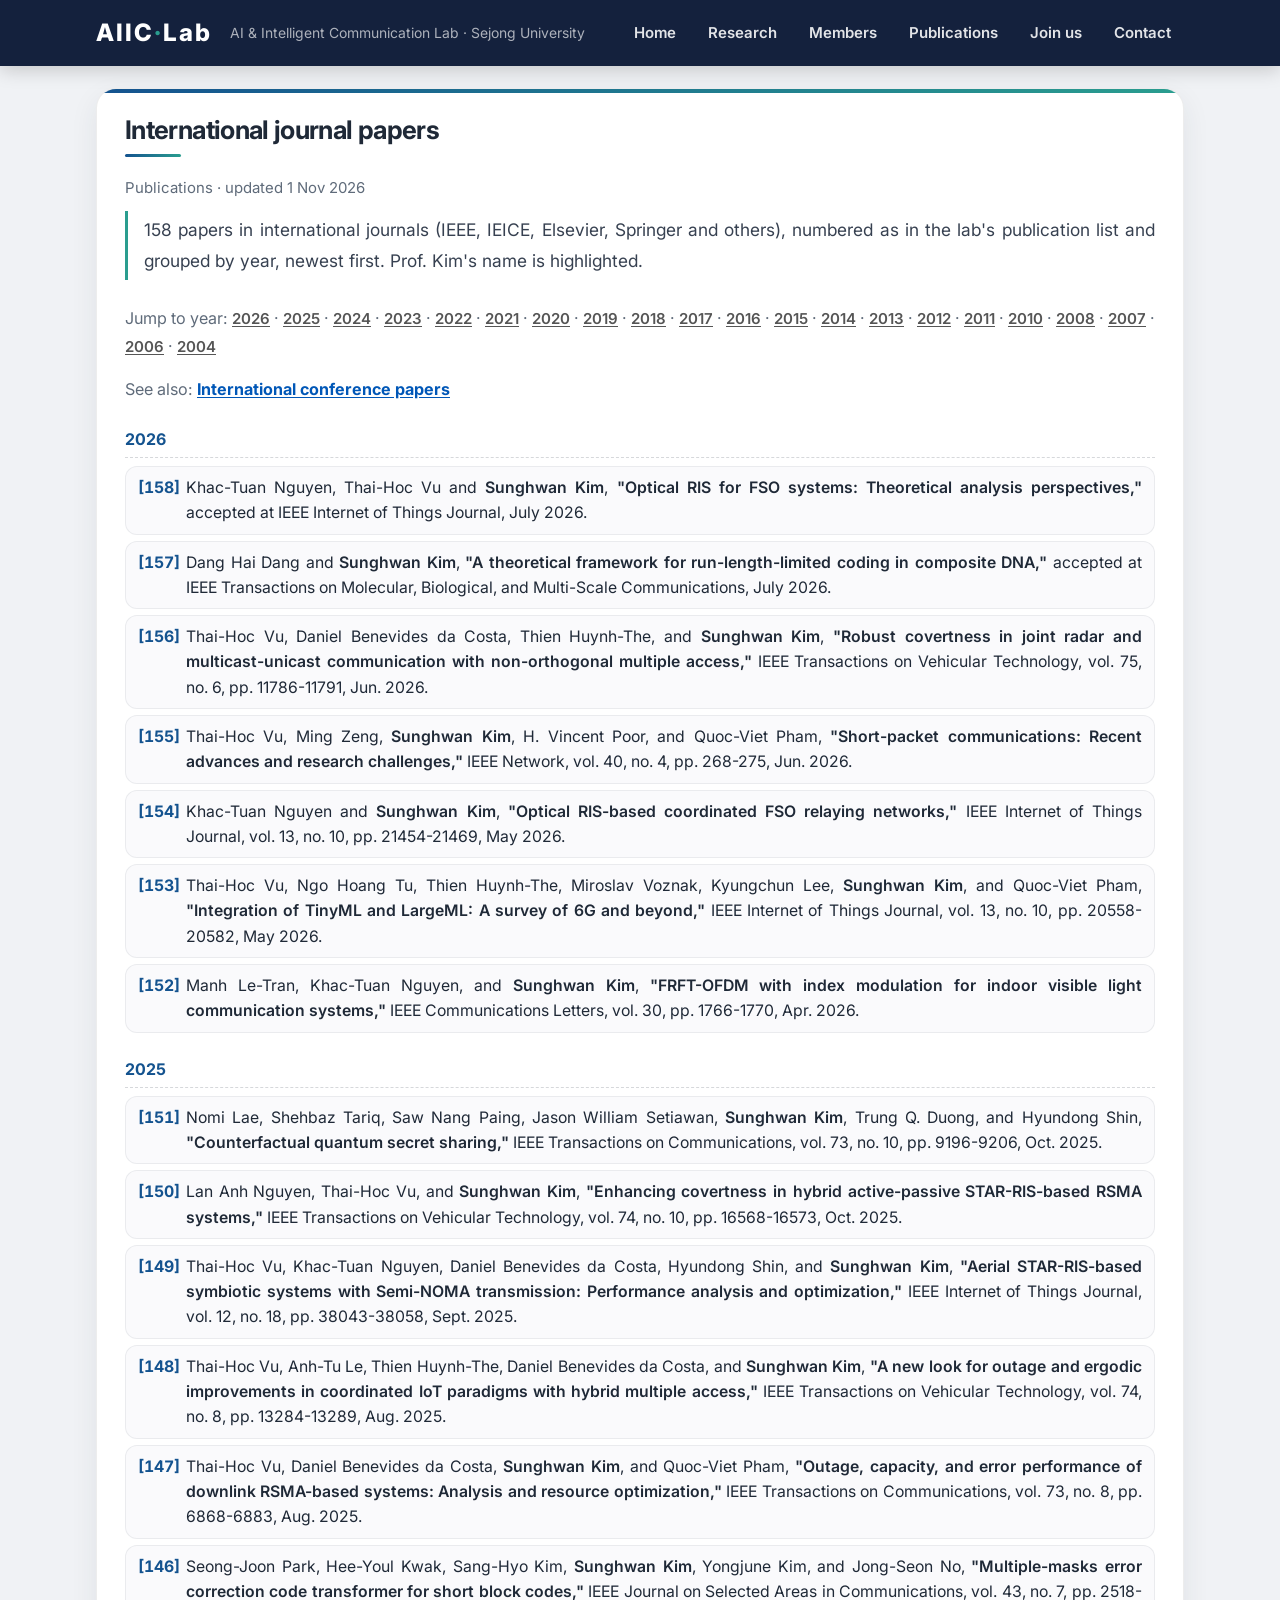
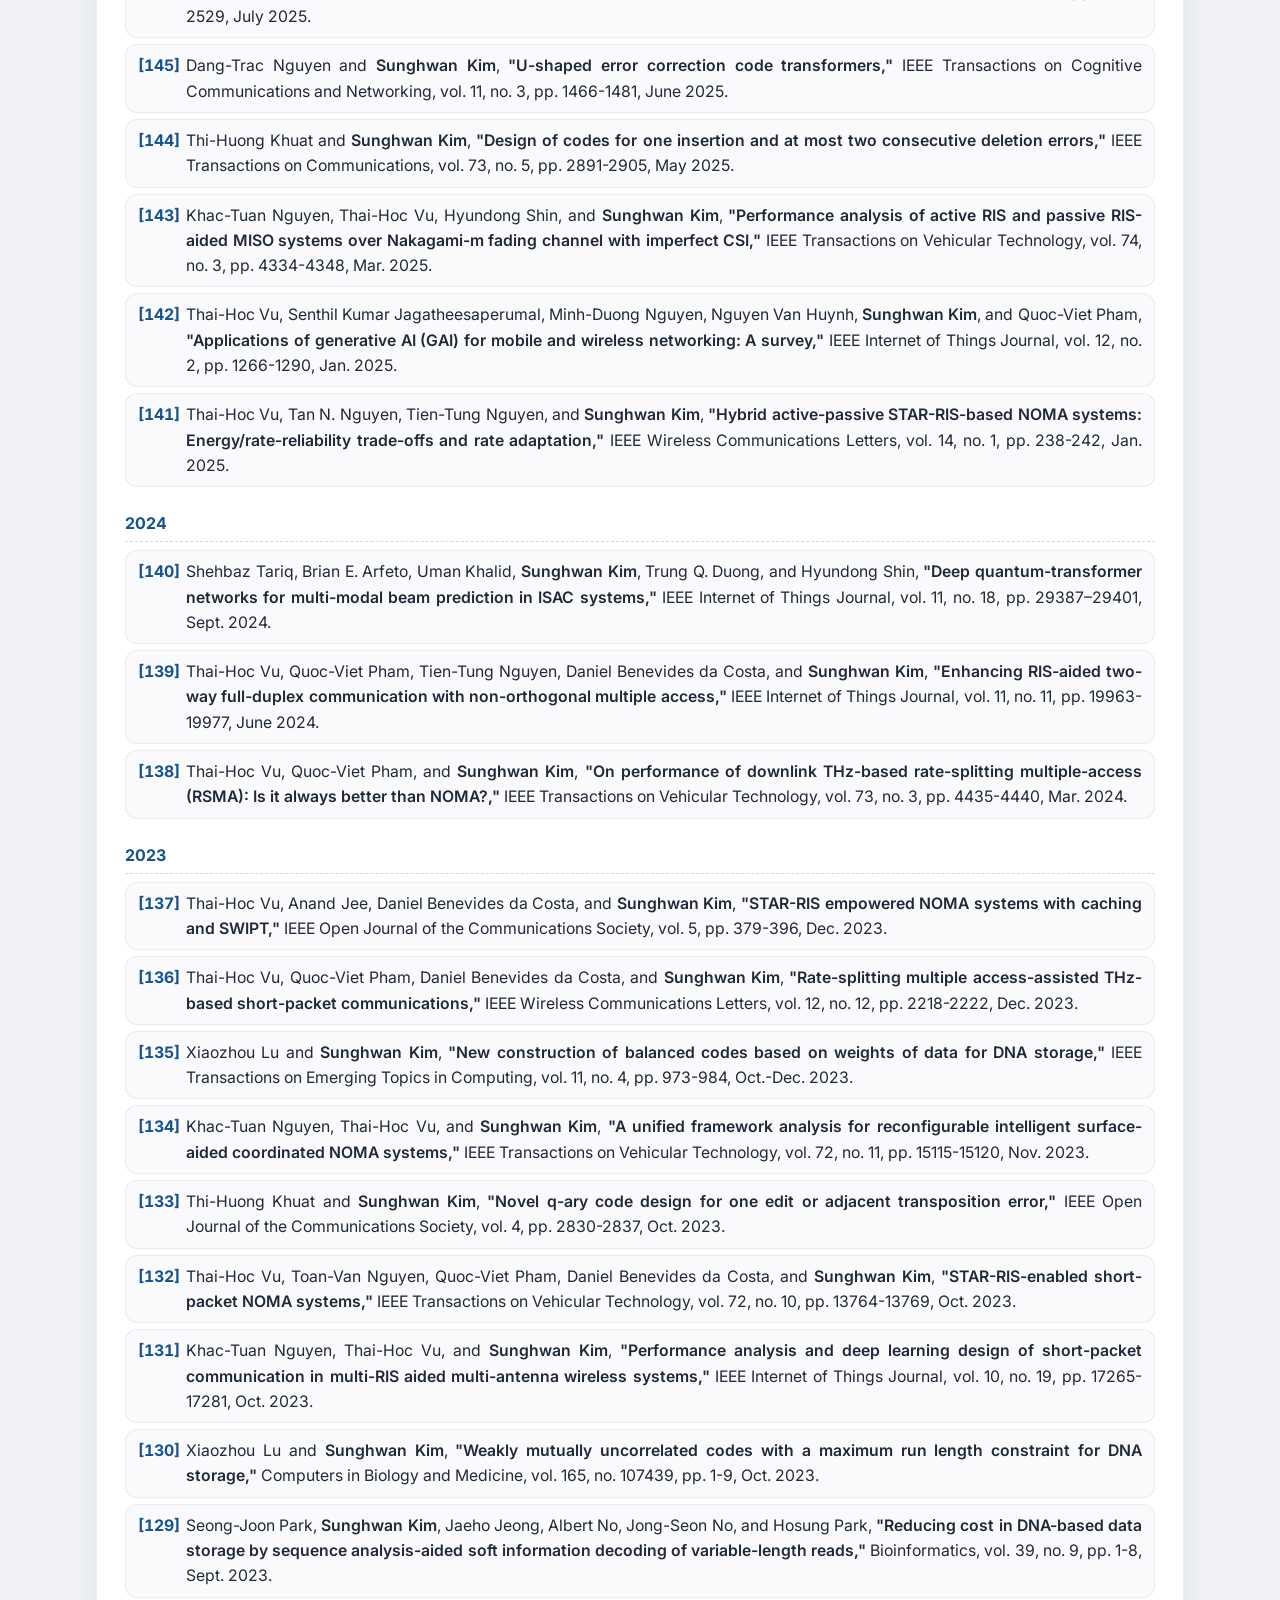
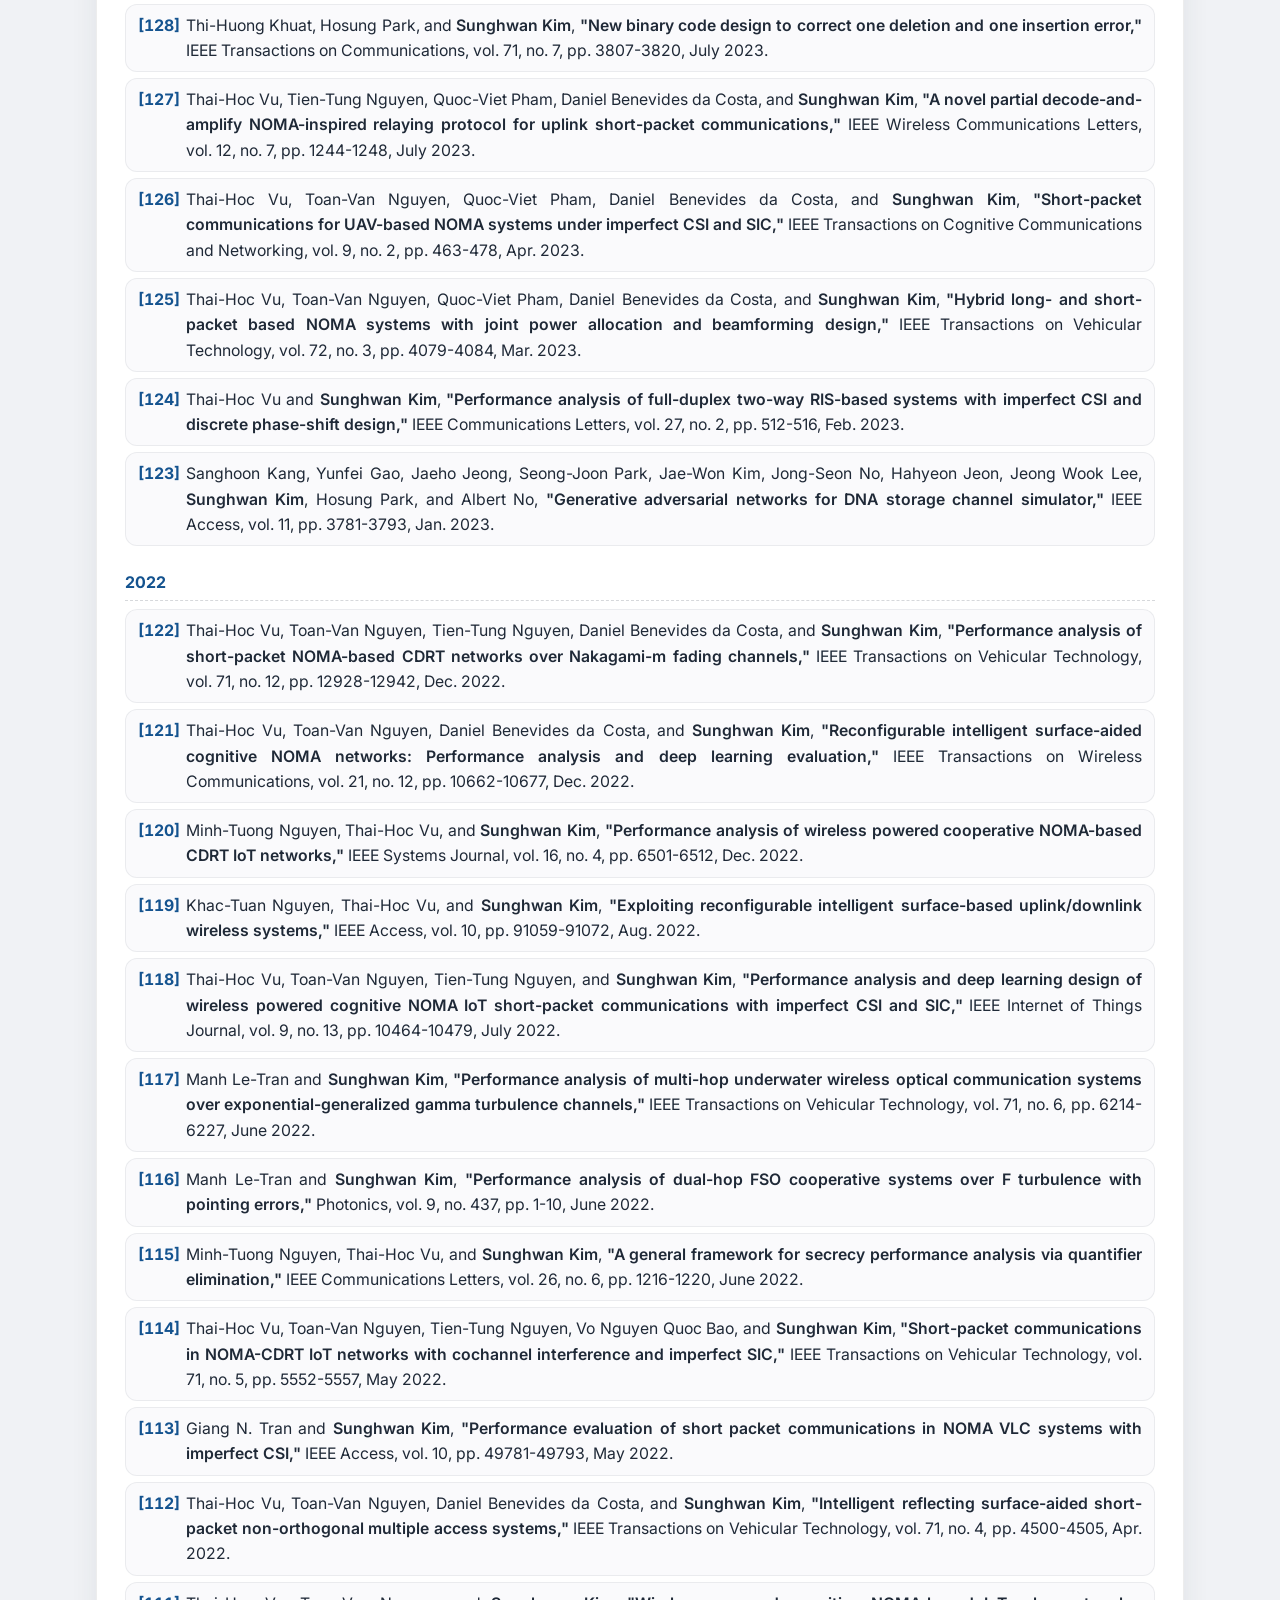
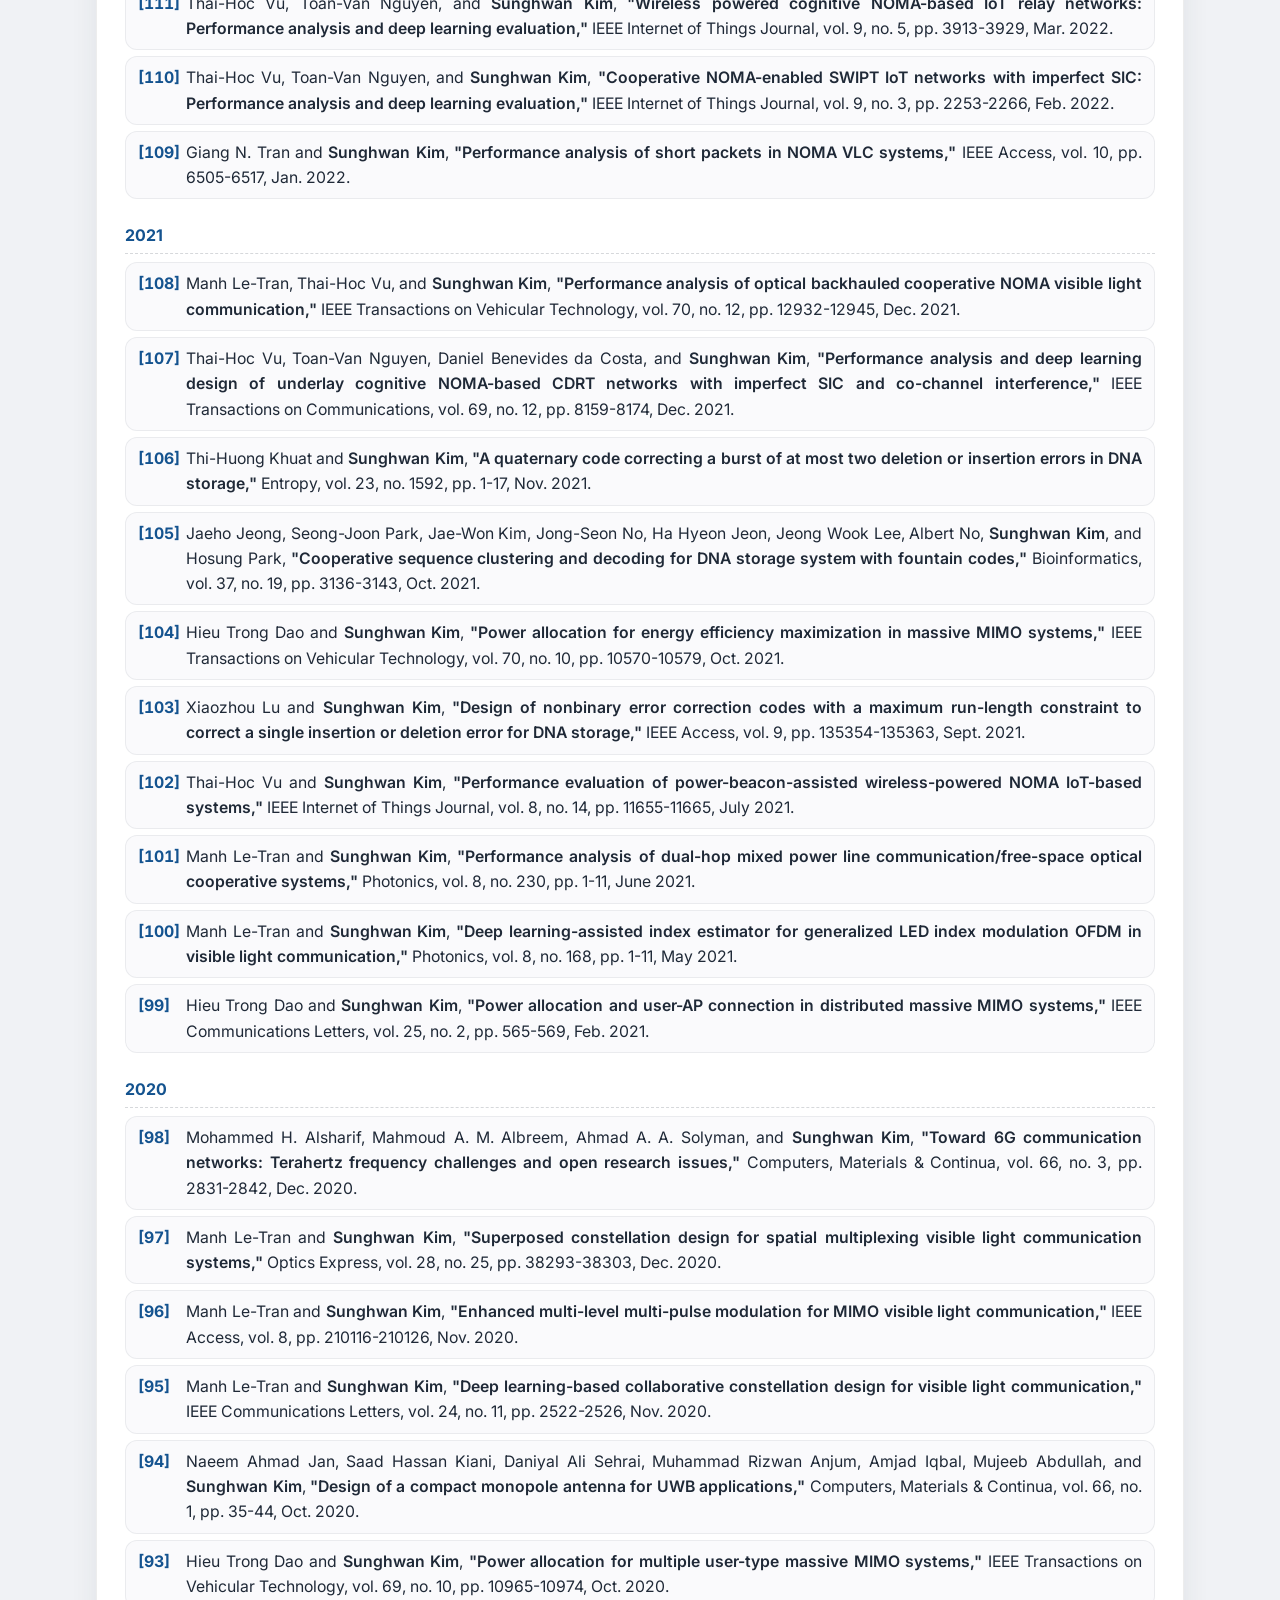
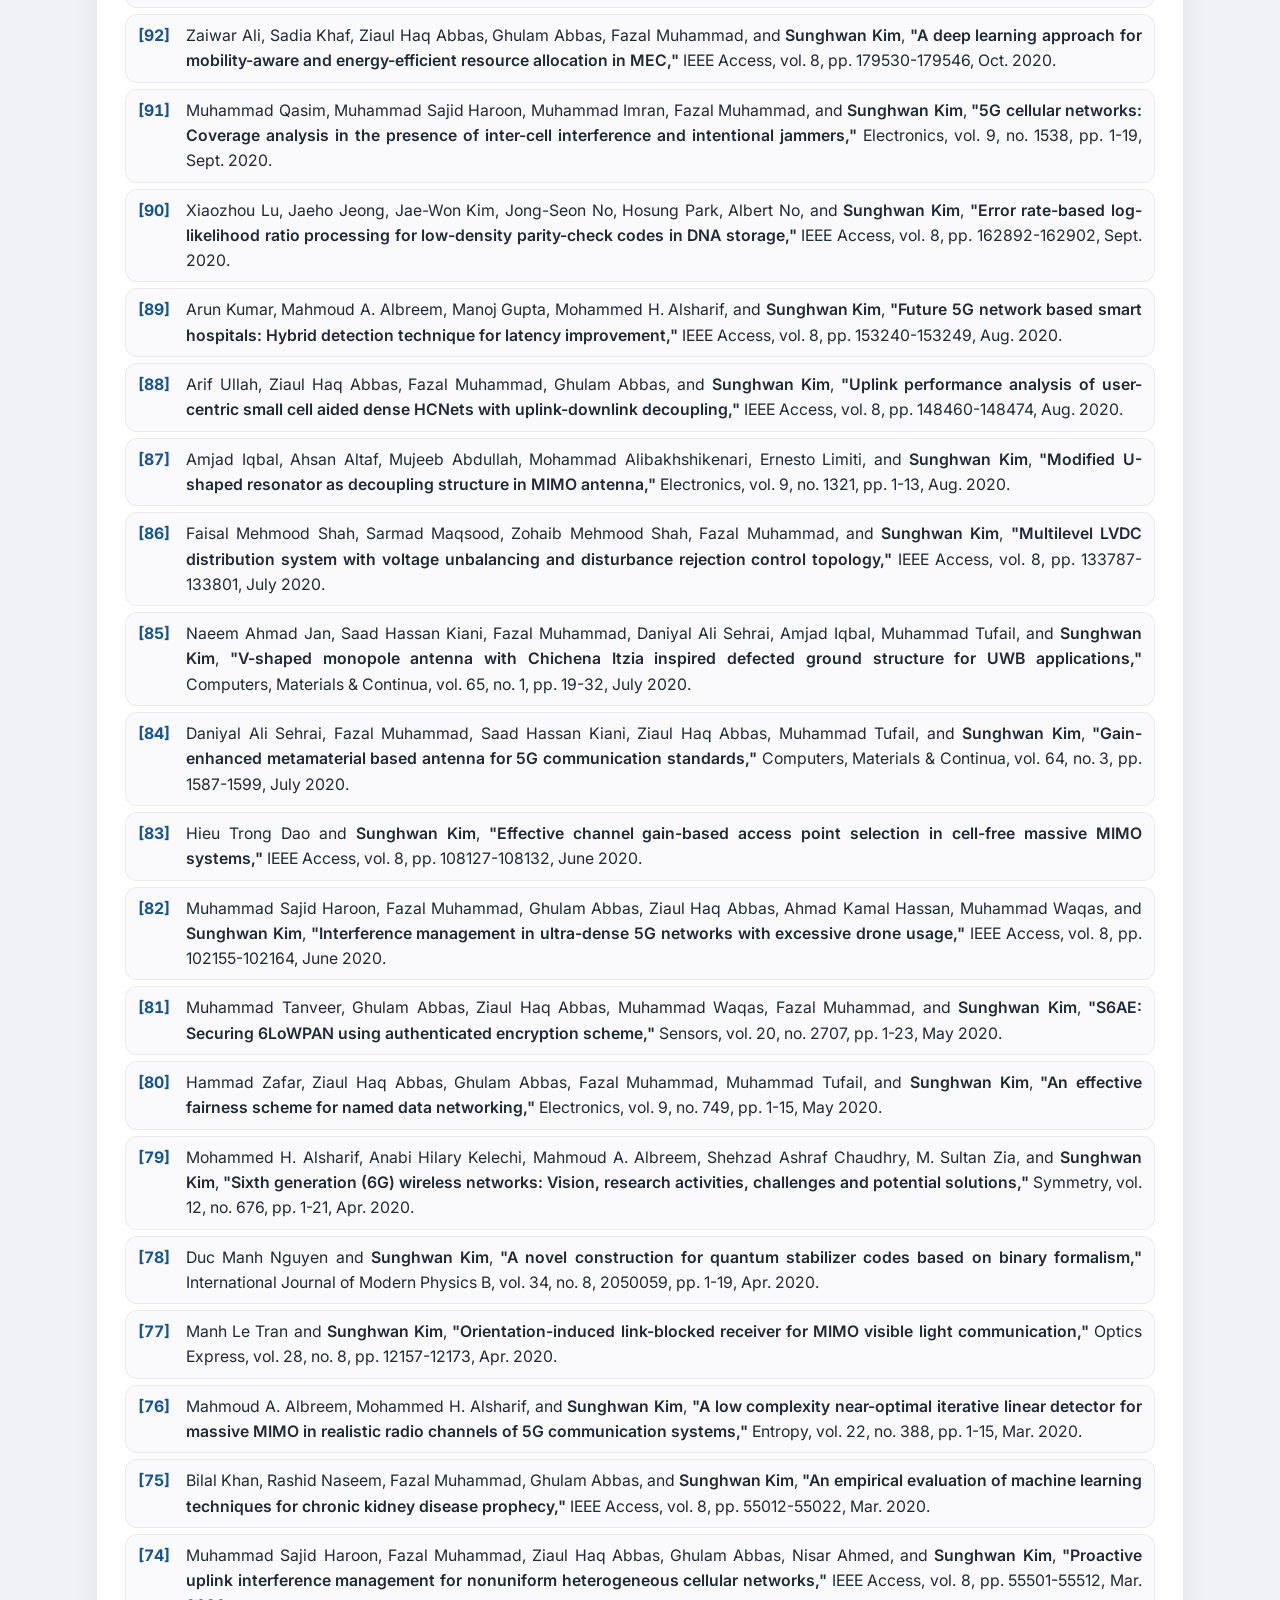
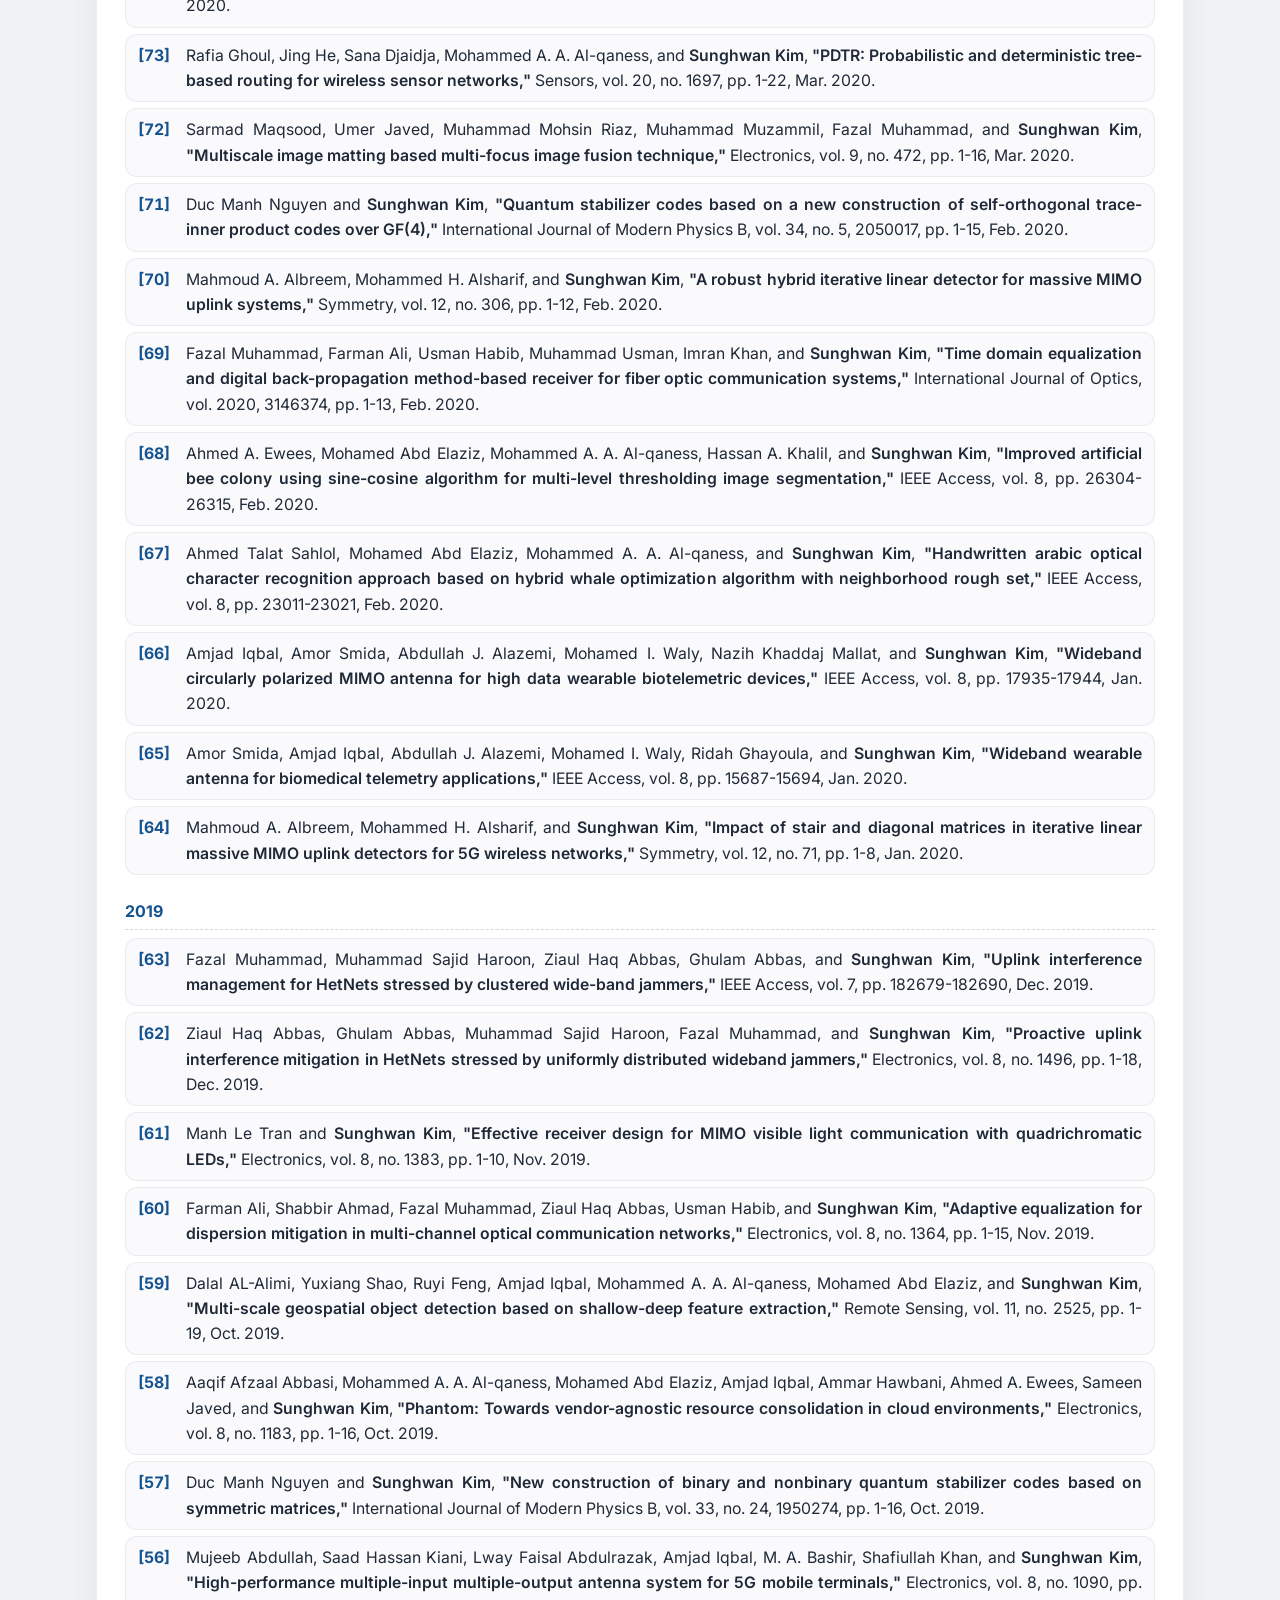
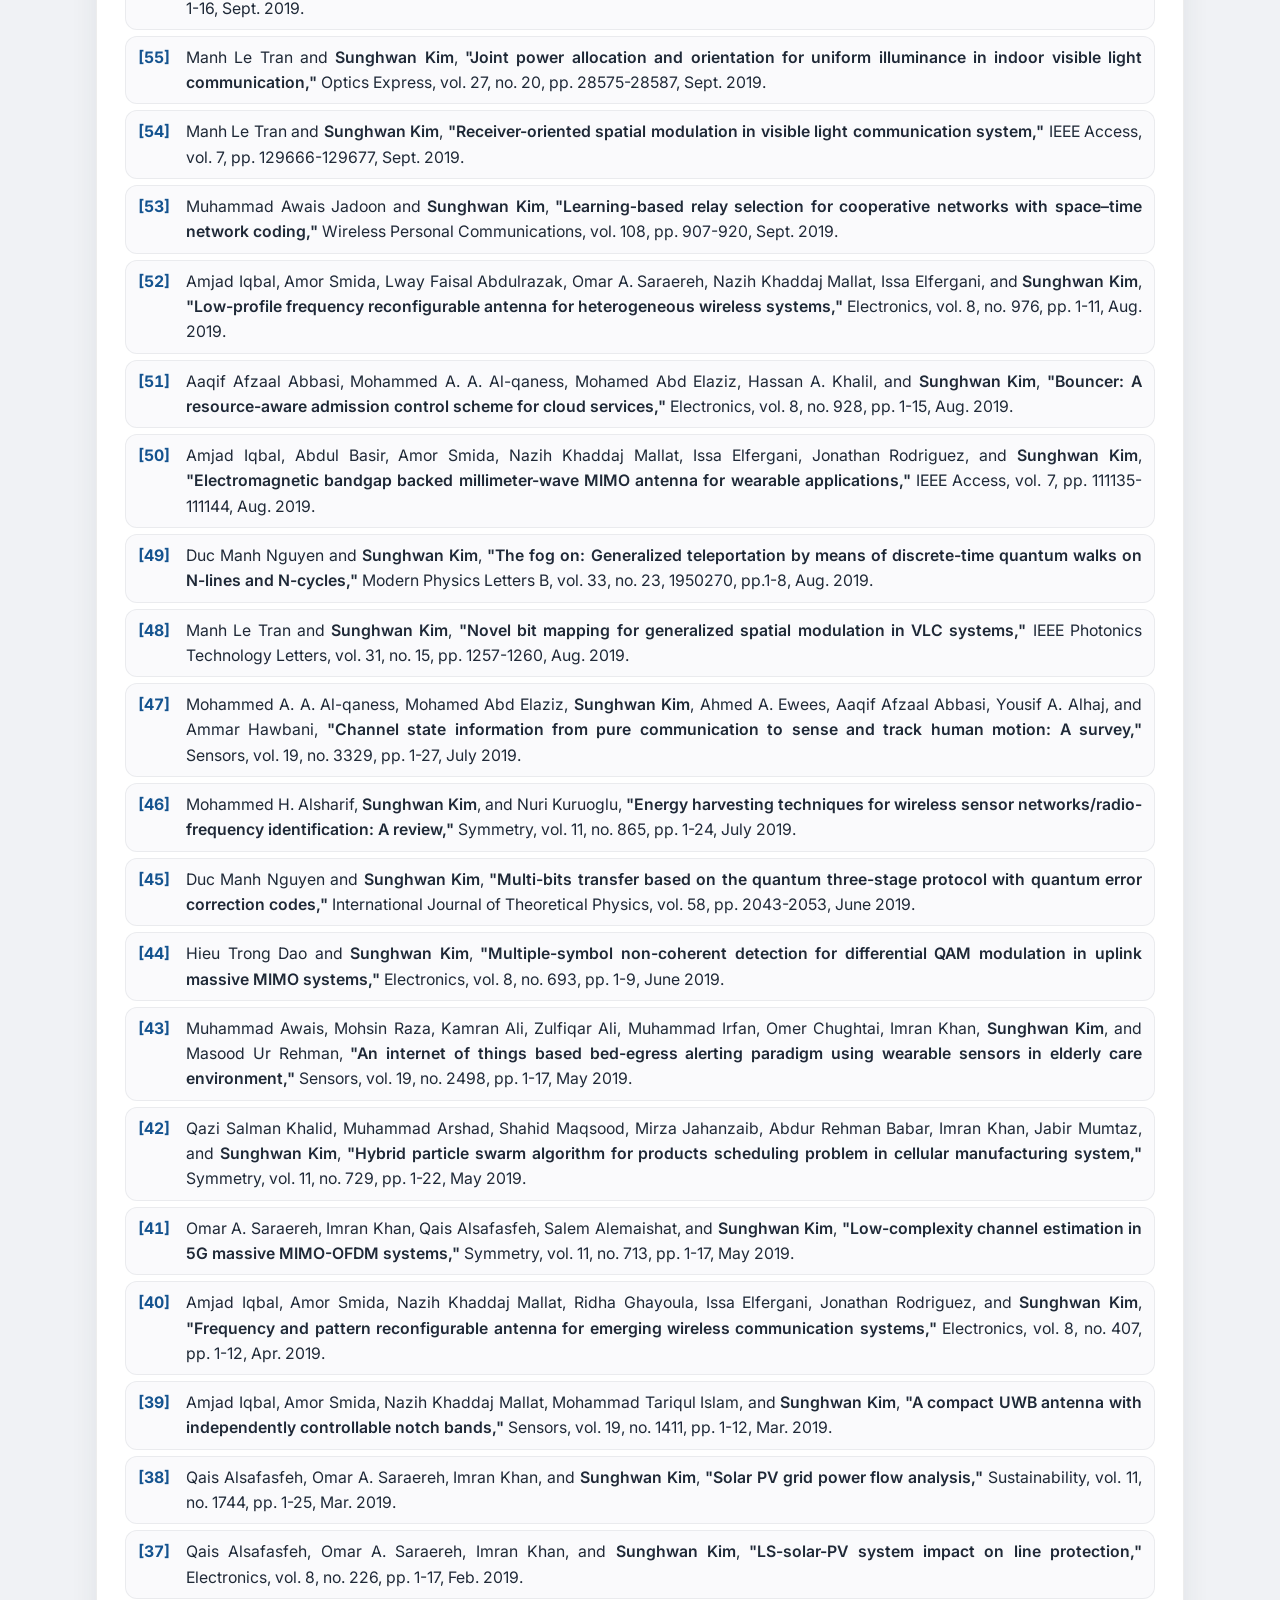
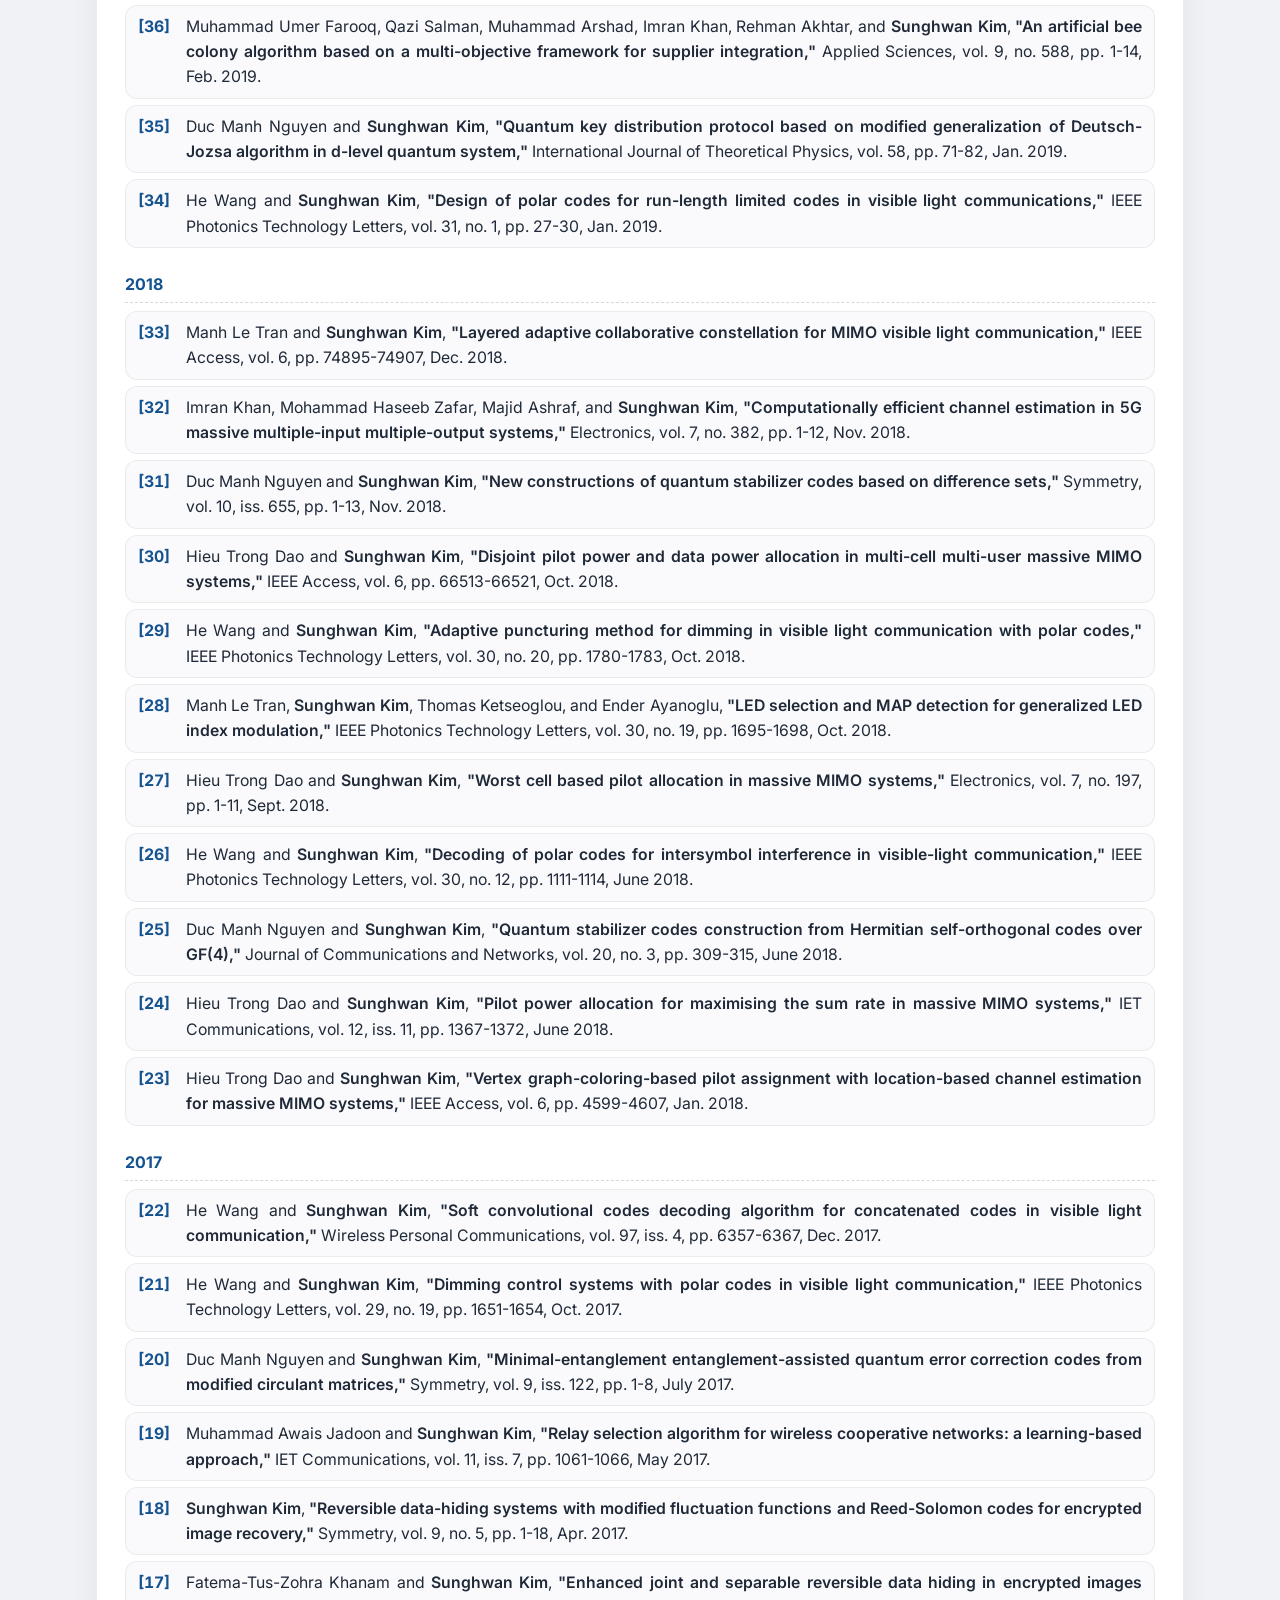
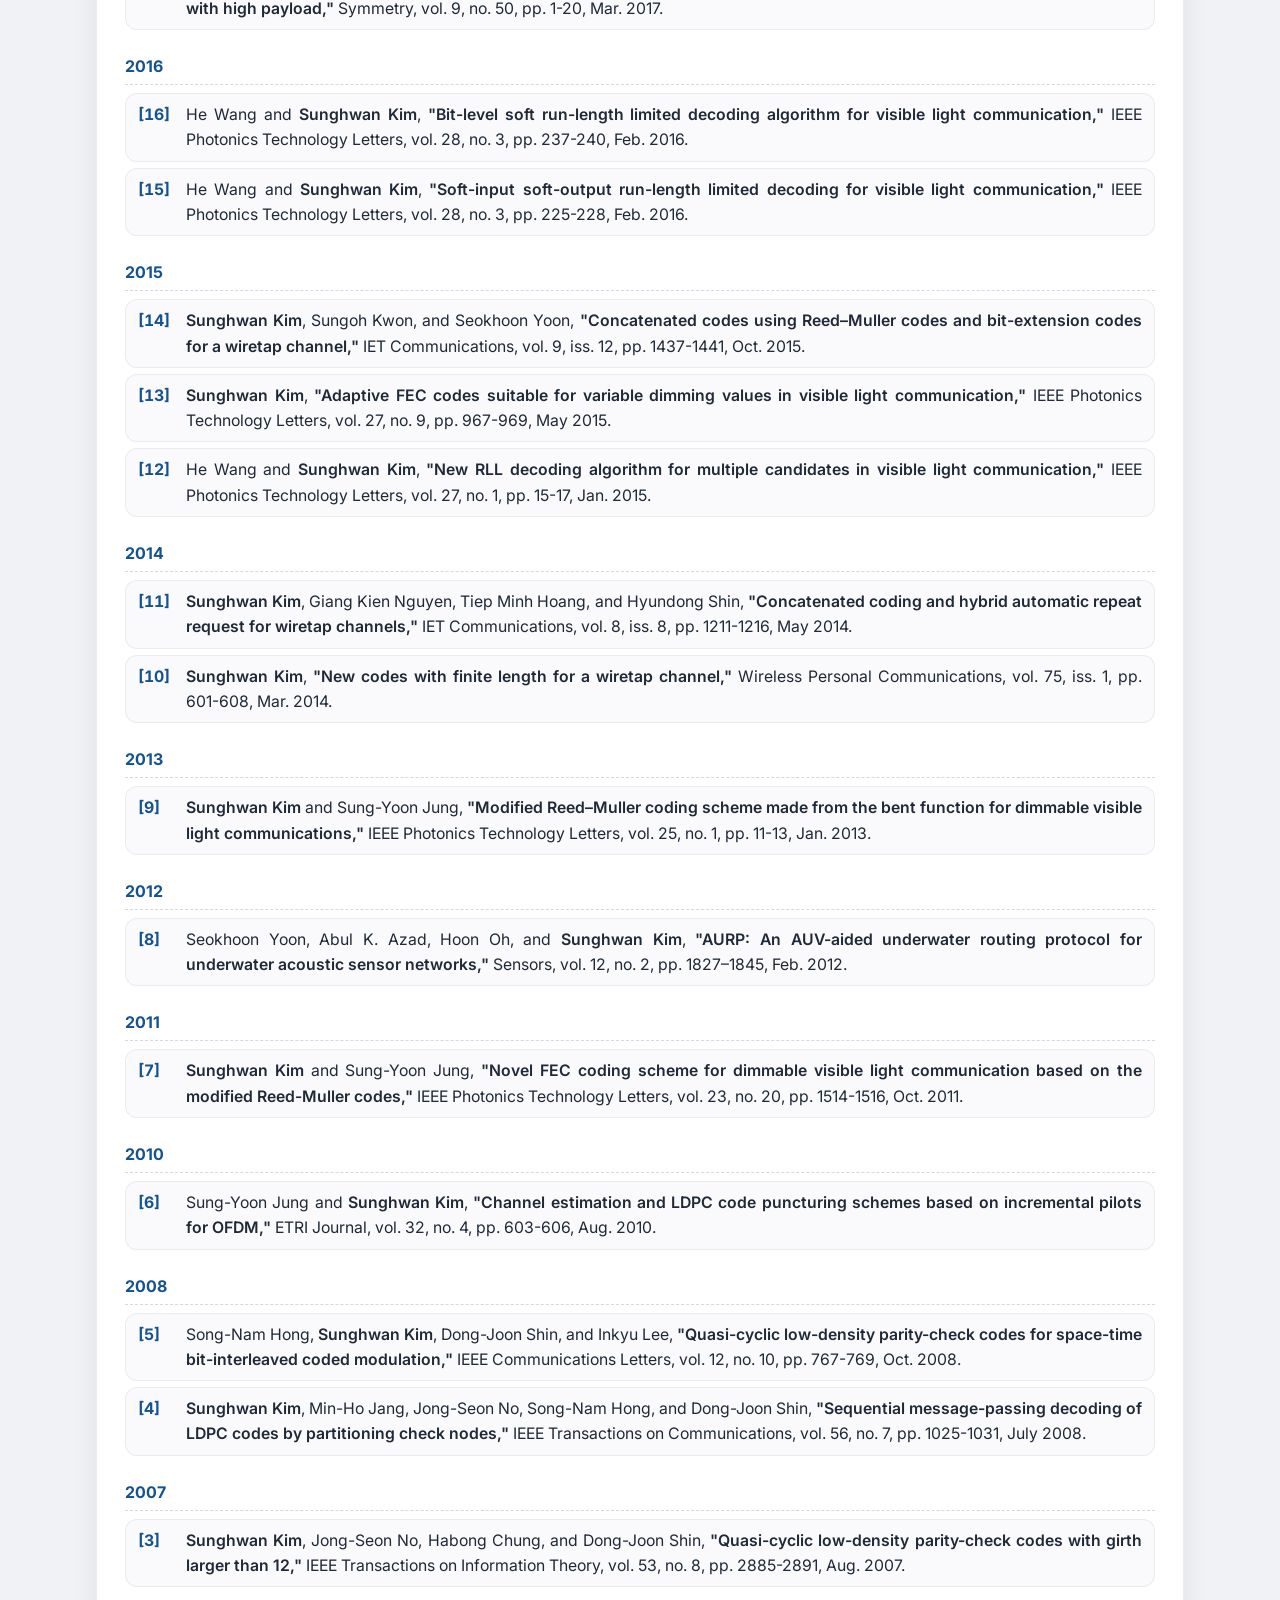
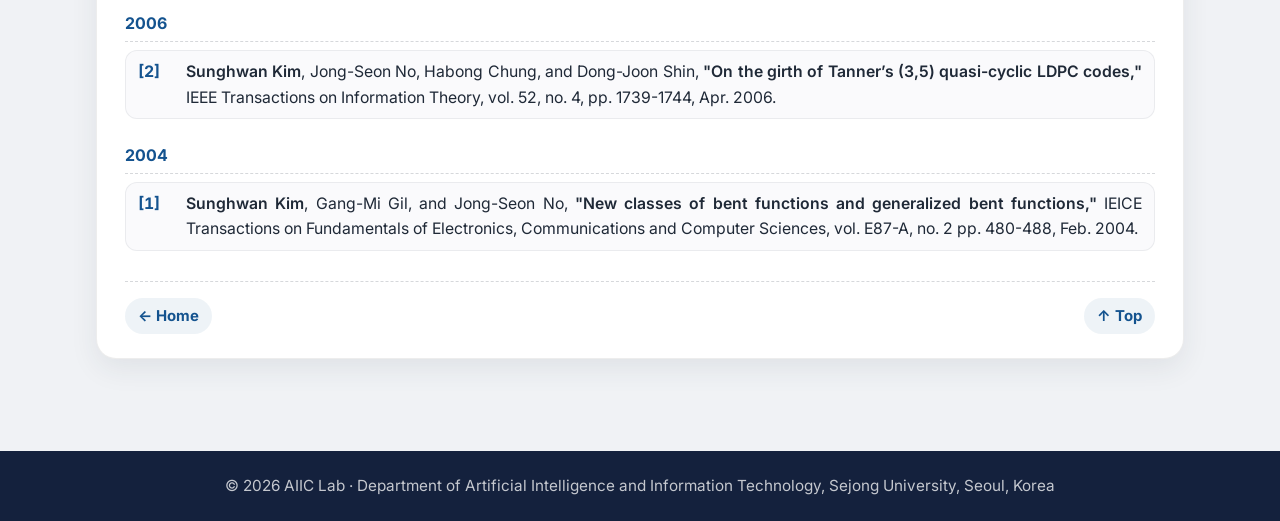
<file: pages/journal-papers.html>
<!DOCTYPE html>
<html>
<head>
<meta charset="utf-8"/>
<meta name="viewport" content="width=device-width, initial-scale=1.0"/>
<title>International journal papers — AIIC Lab</title>
<meta name="description" content="AIIC Lab, Sejong University — international journal papers of Prof. Sunghwan Kim and the lab members."/>
<link rel="preconnect" href="https://fonts.googleapis.com"/>
<link rel="preconnect" href="https://fonts.gstatic.com" crossorigin/>
<link href="https://fonts.googleapis.com/css2?family=Inter:ital,wght@0,400;0,600;0,700;0,800;1,400&amp;display=swap" rel="stylesheet"/>
<style>
:root{
  --accent:  #14538f;   /* chip blue */
  --accent2: #2a9d8f;   /* teal */
  --text:    #1f2937;
  --muted:   #5f6b7a;
  --border:  #e6e6e6;
  --shadow:  0 10px 28px rgba(36,49,66,.08);
  --radius:  20px;
  --max-w:   min(1100px, calc(100vw - 44px));
}
*{ box-sizing:border-box; }
html{ scroll-behavior:smooth; scroll-padding-top:92px; }
body{
  margin:0; background:#f0f2f5;
  font-family:"Inter",Arial,sans-serif; font-size:17px; line-height:1.75;
  color:var(--text); -webkit-font-smoothing:antialiased;
}


/* ===== Header ===== */
header{ position:sticky; top:0; z-index:100; background:#14213d; color:#fff; box-shadow:0 4px 18px rgba(0,0,0,.18); }
.header-inner{ max-width:var(--max-w); margin:0 auto; padding:12px 6px; display:flex; flex-wrap:wrap; align-items:center; gap:6px 18px; }
.site-title{ font-size:24px; font-weight:800; letter-spacing:2px; }
.site-title a{ color:#fff; text-decoration:none; }
.site-title .dot{ color:var(--accent2); }
.site-tag{ font-size:.82em; color:rgba(255,255,255,.65); font-weight:400; margin-right:auto; }
nav ul{ list-style:none; display:flex; flex-wrap:wrap; gap:2px 6px; margin:0; padding:0; }
nav a{ display:block; color:rgba(255,255,255,.88); text-decoration:none; font-size:15px; font-weight:600; padding:7px 13px; border-radius:999px; transition:background .15s; }
nav a:hover{ background:rgba(255,255,255,.12); }
@media(max-width:640px){ .site-title{ font-size:19px; letter-spacing:1px; } .site-tag{ display:none; } nav a{ font-size:14px; padding:6px 10px; } }

/* ===== Page container ===== */
main{ max-width:var(--max-w); margin:0 auto; padding:0 6px 40px; }

/* ===== Hero ===== */
.hero{ background:#fff; border-radius:var(--radius); margin:26px auto 22px; padding:28px 30px; box-shadow:var(--shadow); border:1px solid rgba(230,230,230,.7); display:flex; gap:26px; align-items:center; flex-wrap:wrap; position:relative; overflow:hidden; }
.hero::before{ content:""; position:absolute; inset:0 0 auto 0; height:4px; background:linear-gradient(90deg,var(--accent),var(--accent2)); }
.avatar{ flex:0 0 auto; width:108px; height:108px; border-radius:50%; background:linear-gradient(135deg,var(--accent),var(--accent2)); color:#fff; display:flex; align-items:center; justify-content:center; font-size:30px; font-weight:800; letter-spacing:1px; box-shadow:0 8px 24px rgba(20,83,143,.35); }
.hero h1{ font-size:clamp(1.4rem,3vw,2rem); margin:0 0 8px; letter-spacing:-.02em; }
.hero p{ margin:0 0 10px; color:var(--muted); max-width:70ch; }
.hero-chips{ display:flex; flex-wrap:wrap; gap:8px; margin-top:4px; }
.chip{ font-size:.8em; font-weight:700; color:var(--accent); background:rgba(20,83,143,.08); border:1px solid rgba(20,83,143,.18); padding:4px 12px; border-radius:999px; }

/* ===== TOC ===== */
.toc-wrap{ background:#eef1f7; border-radius:var(--radius); padding:22px 26px 26px; margin:20px auto 26px; box-shadow:0 12px 32px rgba(20,33,61,.10); }
.toc-wrap h2{ font-size:clamp(1.3rem,2vw,1.6rem); color:#374151; margin:0 0 14px; letter-spacing:-.02em; }
.toc-wrap ul{ display:grid; grid-template-columns:repeat(2,1fr); gap:10px 20px; list-style:none; padding:0; margin:0; }
@media(max-width:640px){ .toc-wrap ul{ grid-template-columns:1fr; } }
.toc-wrap a{ display:block; color:var(--accent); text-decoration:none; padding:10px 14px; border-radius:13px; background:rgba(255,255,255,.70); border:1px solid rgba(55,65,81,.12); font-size:1rem; font-weight:700; transition:transform .15s,background .15s; }
.toc-wrap a:hover{ transform:translateY(-2px); background:rgba(255,255,255,.95); }

/* ===== Section cards ===== */
.entry, article{ background:#fff; border-radius:var(--radius); padding:24px 28px; margin:22px auto; box-shadow:var(--shadow); border:1px solid rgba(230,230,230,.7); position:relative; overflow:hidden; }
.entry::before, article::before{ content:""; position:absolute; inset:0 0 auto 0; height:4px; background:linear-gradient(90deg,var(--accent),var(--accent2)); }
.entry h2, article h1{ font-size:clamp(1.2rem,2vw,1.6rem); color:var(--text); margin:0 0 18px; letter-spacing:-.025em; line-height:1.3; }
.entry h2::after, article h1::after{ content:""; display:block; width:56px; height:3px; margin-top:8px; border-radius:999px; background:linear-gradient(90deg,var(--accent),var(--accent2)); }
.entry > p, article > p{ color:var(--muted); font-size:.95em; margin:0 0 16px; }
article h2{ font-size:1.18rem; color:var(--accent); margin:30px 0 10px; letter-spacing:-.01em; }
article h3{ font-size:1rem; margin:20px 0 6px; color:var(--text); }
article p{ margin:0 0 14px; }
article ul, article ol{ margin:0 0 14px; padding-left:1.3rem; }
article li{ margin-bottom:8px; }
.meta{ color:var(--muted); font-size:.88em; margin-bottom:10px; }
.lede{ font-size:1.02em; color:#374151; border-left:3px solid var(--accent2); padding:4px 0 4px 16px; margin:0 0 24px; }

/* ===== Topic / member cards ===== */
.card-grid{ display:grid; grid-template-columns:repeat(auto-fit,minmax(260px,1fr)); gap:14px; margin:4px 0 6px; }
.card{ background:rgba(250,250,252,.9); border:1px solid rgba(31,41,55,.07); border-radius:14px; padding:14px 16px; box-shadow:0 3px 10px rgba(36,49,66,.05); display:flex; flex-direction:column; gap:6px; }
.card h3{ margin:0; font-size:1.02rem; line-height:1.4; color:var(--text); }
.card p{ margin:0; font-size:.91em; color:var(--muted); line-height:1.6; }
.card ul{ margin:2px 0 0; padding-left:1.2rem; font-size:.91em; color:var(--muted); }
.card li{ margin-bottom:3px; }
.card .links{ margin-top:auto; padding-top:6px; display:flex; flex-wrap:wrap; gap:6px 14px; font-size:.9em; }
.person{ display:flex; gap:14px; align-items:flex-start; }
.person .avatar{ width:72px; height:72px; font-size:22px; box-shadow:0 4px 12px rgba(20,83,143,.3); }
img.avatar, .person img.avatar{ object-fit:cover; object-position:center top; border-radius:14px; width:96px; height:120px; background:#eef1f7; box-shadow:0 4px 12px rgba(20,83,143,.25); }
.hero img.avatar{ width:132px; height:164px; }
figure{ margin:12px 0 18px; }
figure img{ display:block; width:100%; height:auto; border-radius:12px; border:1px solid var(--border); background:#fff; }
figcaption{ font-size:.88em; color:var(--muted); text-align:center; margin-top:6px; }
.fig-row{ display:grid; grid-template-columns:repeat(auto-fit,minmax(280px,1fr)); gap:14px; }
.person .who{ flex:1; min-width:0; }
.person .role{ font-size:.82em; font-weight:700; color:var(--accent2); text-transform:uppercase; letter-spacing:.06em; }
.cv{ list-style:none; padding:0; margin:6px 0 0; font-size:.9em; color:var(--muted); }
.cv li{ margin-bottom:2px; padding-left:0; }
.cv .k{ color:var(--text); font-weight:600; }
.badge{ font-size:.78em; font-weight:700; color:#0f5132; background:rgba(25,135,84,.12); border:1px solid rgba(25,135,84,.3); padding:2px 10px; border-radius:999px; }

/* ===== Links ===== */
.link-html{ color:#0057b7; font-weight:700; text-decoration:underline; text-underline-offset:2px; }
.link-html:hover{ color:#003d8f; }
.link-ext{ color:#555; font-size:.93em; font-weight:600; text-decoration:underline; text-underline-offset:2px; }
.link-ext:hover{ color:var(--text); }

/* ===== Publications ===== */
.pub-year{ font-size:1rem; color:var(--accent); margin:22px 0 8px; padding-bottom:4px; border-bottom:1px dashed rgba(31,41,55,.18); }
.pub-list{ list-style:none; padding:0; margin:0; }
.pub-list li{ padding:8px 12px 8px 60px; margin-bottom:6px; position:relative; background:rgba(250,250,252,.9); border:1px solid rgba(31,41,55,.07); border-radius:12px; font-size:.93em; line-height:1.6; }
.pub-list .n{ position:absolute; left:12px; top:8px; width:42px; color:var(--accent); font-weight:700; font-variant-numeric:tabular-nums; }
.pub-list .t{ font-weight:600; color:var(--text); }
.pub-list .pi{ color:var(--text); font-weight:600; }
.pub-stats{ display:flex; flex-wrap:wrap; gap:10px; margin:0 0 14px; }
.stat{ background:rgba(20,83,143,.06); border:1px solid rgba(20,83,143,.15); border-radius:14px; padding:10px 18px; min-width:150px; }
.stat b{ display:block; font-size:1.5rem; color:var(--accent); line-height:1.2; }
.stat span{ font-size:.85em; color:var(--muted); }

/* ===== Callouts ===== */
.note{ background:rgba(234,179,8,.1); border:1px solid rgba(234,179,8,.3); padding:13px 16px; border-radius:12px; margin:12px 0; font-size:.93em; line-height:1.65; }
.note h3{ margin:0 0 6px; font-size:.78rem; text-transform:uppercase; letter-spacing:.1em; color:var(--muted); }
.figure-note{ background:rgba(20,83,143,.05); border:1px dashed rgba(20,83,143,.3); border-radius:12px; padding:10px 14px; margin:10px 0 16px; font-size:.9em; color:var(--muted); }
.benefits{ display:grid; grid-template-columns:repeat(auto-fit,minmax(180px,1fr)); gap:12px; margin:8px 0 14px; }
.benefit{ background:linear-gradient(135deg, rgba(20,83,143,.07), rgba(42,157,143,.07)); border:1px solid rgba(20,83,143,.15); border-radius:14px; padding:14px 16px; text-align:center; font-weight:700; color:var(--accent); }
.tbl-wrap{ overflow-x:auto; margin:8px 0 16px; }
table{ border-collapse:collapse; width:100%; font-size:.92em; }
th,td{ border:1px solid var(--border); padding:7px 10px; text-align:left; vertical-align:top; }
th{ background:#eef1f7; }

/* ===== Back / footer nav ===== */
.back-to-toc{ margin-top:1.1rem; padding-top:.9rem; border-top:1px dashed rgba(31,41,55,.18); text-align:right; }
.back-to-toc a, .footer-nav a{ display:inline-block; color:var(--accent); font-weight:700; font-size:.88em; text-decoration:none; padding:5px 13px; background:rgba(20,83,143,.07); border-radius:999px; transition:background .15s; }
.back-to-toc a:hover, .footer-nav a:hover{ background:rgba(20,83,143,.14); }
.footer-nav{ margin-top:30px; padding-top:16px; border-top:1px dashed rgba(31,41,55,.18); display:flex; justify-content:space-between; flex-wrap:wrap; gap:10px; }
footer{ background:#14213d; color:rgba(255,255,255,.75); text-align:center; padding:22px 16px; font-size:.9em; margin-top:30px; }
footer a{ color:#8fd3cb; text-decoration:none; font-weight:600; }
footer a:hover{ text-decoration:underline; }
/* ==== house-format v1 — bilingual-personal-site skill, scripts/house-format.css. Prose is justified on every page.
     Do not edit this block in a page: edit the skill's copy, re-run apply_format.py; check_site.py fails a page whose
     block differs. ==== */
main p, main li, main blockquote, main dd, main .art-desc, main .art-quote{ text-align:justify; text-justify:inter-word; hyphens:auto; }
main .refs li, main .art-links li, main .songlist li, main .toc-wrap li, main .listen p, main .pair li, main .result li, main table p, main table li{ text-align:left; hyphens:manual; }
main .poem-credit, main .video-cap, main figcaption p, main figcaption li{ text-align:center; hyphens:manual; }
main code, main pre, main kbd, main samp, main a{ hyphens:manual; }
/* ==== /house-format ==== */
</style>
</head>
<body>

<header>
  <div class="header-inner">
    <div class="site-title"><a href="../index.html">AIIC<span class="dot">·</span>Lab</a></div>
    <div class="site-tag">
      AI &amp; Intelligent Communication Lab · Sejong University
    </div>
    <nav>
      <ul>
        <li><a href="../index.html">Home</a></li>
        <li><a href="../index.html#research">Research</a></li>
        <li><a href="../index.html#members">Members</a></li>
        <li><a href="../index.html#publications">Publications</a></li>
        <li><a href="../index.html#join">Join us</a></li>
        <li><a href="../index.html#contact">Contact</a></li>
      </ul>
    </nav>
  </div>
</header>

<main id="top">
<article>
<h1>International journal papers</h1>
<div class="meta">Publications · updated 1 Nov 2026</div>
<p class="lede">158 papers in international journals (IEEE, IEICE, Elsevier, Springer and others), numbered as in the lab's publication list and grouped by year, newest first. Prof. Kim's name is highlighted.</p>
<p>Jump to year: <a class="link-ext" href="#y2026">2026</a> · <a class="link-ext" href="#y2025">2025</a> · <a class="link-ext" href="#y2024">2024</a> · <a class="link-ext" href="#y2023">2023</a> · <a class="link-ext" href="#y2022">2022</a> · <a class="link-ext" href="#y2021">2021</a> · <a class="link-ext" href="#y2020">2020</a> · <a class="link-ext" href="#y2019">2019</a> · <a class="link-ext" href="#y2018">2018</a> · <a class="link-ext" href="#y2017">2017</a> · <a class="link-ext" href="#y2016">2016</a> · <a class="link-ext" href="#y2015">2015</a> · <a class="link-ext" href="#y2014">2014</a> · <a class="link-ext" href="#y2013">2013</a> · <a class="link-ext" href="#y2012">2012</a> · <a class="link-ext" href="#y2011">2011</a> · <a class="link-ext" href="#y2010">2010</a> · <a class="link-ext" href="#y2008">2008</a> · <a class="link-ext" href="#y2007">2007</a> · <a class="link-ext" href="#y2006">2006</a> · <a class="link-ext" href="#y2004">2004</a></p>
<p>See also: <a class="link-html" href="conference-papers.html">International conference papers</a></p>
<!-- PUBS:START (generated by tools/build_publications.py from tools/publications.json; do not edit by hand) -->
<h2 class="pub-year" id="y2026">2026</h2><ol class="pub-list">
<li><span class="n">[158]</span>Khac-Tuan Nguyen, Thai-Hoc Vu and <span class="pi">Sunghwan Kim</span>, <span class="t">"Optical RIS for FSO systems: Theoretical analysis perspectives,"</span> accepted at IEEE Internet of Things Journal, July 2026.</li>
<li><span class="n">[157]</span>Dang Hai Dang and <span class="pi">Sunghwan Kim</span>, <span class="t">"A theoretical framework for run-length-limited coding in composite DNA,"</span> accepted at IEEE Transactions on Molecular, Biological, and Multi-Scale Communications, July 2026.</li>
<li><span class="n">[156]</span>Thai-Hoc Vu, Daniel Benevides da Costa, Thien Huynh-The, and <span class="pi">Sunghwan Kim</span>, <span class="t">"Robust covertness in joint radar and multicast-unicast communication with non-orthogonal multiple access,"</span> IEEE Transactions on Vehicular Technology, vol. 75, no. 6, pp. 11786-11791, Jun. 2026.</li>
<li><span class="n">[155]</span>Thai-Hoc Vu, Ming Zeng, <span class="pi">Sunghwan Kim</span>, H. Vincent Poor, and Quoc-Viet Pham, <span class="t">"Short-packet communications: Recent advances and research challenges,"</span> IEEE Network, vol. 40, no. 4, pp. 268-275, Jun. 2026.</li>
<li><span class="n">[154]</span>Khac-Tuan Nguyen and <span class="pi">Sunghwan Kim</span>, <span class="t">"Optical RIS-based coordinated FSO relaying networks,"</span> IEEE Internet of Things Journal, vol. 13, no. 10, pp. 21454-21469, May 2026.</li>
<li><span class="n">[153]</span>Thai-Hoc Vu, Ngo Hoang Tu, Thien Huynh-The, Miroslav Voznak, Kyungchun Lee, <span class="pi">Sunghwan Kim</span>, and Quoc-Viet Pham, <span class="t">"Integration of TinyML and LargeML: A survey of 6G and beyond,"</span> IEEE Internet of Things Journal, vol. 13, no. 10, pp. 20558-20582, May 2026.</li>
<li><span class="n">[152]</span>Manh Le-Tran, Khac-Tuan Nguyen, and <span class="pi">Sunghwan Kim</span>, <span class="t">"FRFT-OFDM with index modulation for indoor visible light communication systems,"</span> IEEE Communications Letters, vol. 30, pp. 1766-1770, Apr. 2026.</li>
</ol>
<h2 class="pub-year" id="y2025">2025</h2><ol class="pub-list">
<li><span class="n">[151]</span>Nomi Lae, Shehbaz Tariq, Saw Nang Paing, Jason William Setiawan, <span class="pi">Sunghwan Kim</span>, Trung Q. Duong, and Hyundong Shin, <span class="t">"Counterfactual quantum secret sharing,"</span> IEEE Transactions on Communications, vol. 73, no. 10, pp. 9196-9206, Oct. 2025.</li>
<li><span class="n">[150]</span>Lan Anh Nguyen, Thai-Hoc Vu, and <span class="pi">Sunghwan Kim</span>, <span class="t">"Enhancing covertness in hybrid active-passive STAR-RIS-based RSMA systems,"</span> IEEE Transactions on Vehicular Technology, vol. 74, no. 10, pp. 16568-16573, Oct. 2025.</li>
<li><span class="n">[149]</span>Thai-Hoc Vu, Khac-Tuan Nguyen, Daniel Benevides da Costa, Hyundong Shin, and <span class="pi">Sunghwan Kim</span>, <span class="t">"Aerial STAR-RIS-based symbiotic systems with Semi-NOMA transmission: Performance analysis and optimization,"</span> IEEE Internet of Things Journal, vol. 12, no. 18, pp. 38043-38058, Sept. 2025.</li>
<li><span class="n">[148]</span>Thai-Hoc Vu, Anh-Tu Le, Thien Huynh-The, Daniel Benevides da Costa, and <span class="pi">Sunghwan Kim</span>, <span class="t">"A new look for outage and ergodic improvements in coordinated IoT paradigms with hybrid multiple access,"</span> IEEE Transactions on Vehicular Technology, vol. 74, no. 8, pp. 13284-13289, Aug. 2025.</li>
<li><span class="n">[147]</span>Thai-Hoc Vu, Daniel Benevides da Costa, <span class="pi">Sunghwan Kim</span>, and Quoc-Viet Pham, <span class="t">"Outage, capacity, and error performance of downlink RSMA-based systems: Analysis and resource optimization,"</span> IEEE Transactions on Communications, vol. 73, no. 8, pp. 6868-6883, Aug. 2025.</li>
<li><span class="n">[146]</span>Seong-Joon Park, Hee-Youl Kwak, Sang-Hyo Kim, <span class="pi">Sunghwan Kim</span>, Yongjune Kim, and Jong-Seon No, <span class="t">"Multiple-masks error correction code transformer for short block codes,"</span> IEEE Journal on Selected Areas in Communications, vol. 43, no. 7, pp. 2518-2529, July 2025.</li>
<li><span class="n">[145]</span>Dang-Trac Nguyen and <span class="pi">Sunghwan Kim</span>, <span class="t">"U-shaped error correction code transformers,"</span> IEEE Transactions on Cognitive Communications and Networking, vol. 11, no. 3, pp. 1466-1481, June 2025.</li>
<li><span class="n">[144]</span>Thi-Huong Khuat and <span class="pi">Sunghwan Kim</span>, <span class="t">"Design of codes for one insertion and at most two consecutive deletion errors,"</span> IEEE Transactions on Communications, vol. 73, no. 5, pp. 2891-2905, May 2025.</li>
<li><span class="n">[143]</span>Khac-Tuan Nguyen, Thai-Hoc Vu, Hyundong Shin, and <span class="pi">Sunghwan Kim</span>, <span class="t">"Performance analysis of active RIS and passive RIS-aided MISO systems over Nakagami-m fading channel with imperfect CSI,"</span> IEEE Transactions on Vehicular Technology, vol. 74, no. 3, pp. 4334-4348, Mar. 2025.</li>
<li><span class="n">[142]</span>Thai-Hoc Vu, Senthil Kumar Jagatheesaperumal, Minh-Duong Nguyen, Nguyen Van Huynh, <span class="pi">Sunghwan Kim</span>, and Quoc-Viet Pham, <span class="t">"Applications of generative AI (GAI) for mobile and wireless networking: A survey,"</span> IEEE Internet of Things Journal, vol. 12, no. 2, pp. 1266-1290, Jan. 2025.</li>
<li><span class="n">[141]</span>Thai-Hoc Vu, Tan N. Nguyen, Tien-Tung Nguyen, and <span class="pi">Sunghwan Kim</span>, <span class="t">"Hybrid active-passive STAR-RIS-based NOMA systems: Energy/rate-reliability trade-offs and rate adaptation,"</span> IEEE Wireless Communications Letters, vol. 14, no. 1, pp. 238-242, Jan. 2025.</li>
</ol>
<h2 class="pub-year" id="y2024">2024</h2><ol class="pub-list">
<li><span class="n">[140]</span>Shehbaz Tariq, Brian E. Arfeto, Uman Khalid, <span class="pi">Sunghwan Kim</span>, Trung Q. Duong, and Hyundong Shin, <span class="t">"Deep quantum-transformer networks for multi-modal beam prediction in ISAC systems,"</span> IEEE Internet of Things Journal, vol. 11, no. 18, pp. 29387–29401, Sept. 2024.</li>
<li><span class="n">[139]</span>Thai-Hoc Vu, Quoc-Viet Pham, Tien-Tung Nguyen, Daniel Benevides da Costa, and <span class="pi">Sunghwan Kim</span>, <span class="t">"Enhancing RIS-aided two-way full-duplex communication with non-orthogonal multiple access,"</span> IEEE Internet of Things Journal, vol. 11, no. 11, pp. 19963-19977, June 2024.</li>
<li><span class="n">[138]</span>Thai-Hoc Vu, Quoc-Viet Pham, and <span class="pi">Sunghwan Kim</span>, <span class="t">"On performance of downlink THz-based rate-splitting multiple-access (RSMA): Is it always better than NOMA?,"</span> IEEE Transactions on Vehicular Technology, vol. 73, no. 3, pp. 4435-4440, Mar. 2024.</li>
</ol>
<h2 class="pub-year" id="y2023">2023</h2><ol class="pub-list">
<li><span class="n">[137]</span>Thai-Hoc Vu, Anand Jee, Daniel Benevides da Costa, and <span class="pi">Sunghwan Kim</span>, <span class="t">"STAR-RIS empowered NOMA systems with caching and SWIPT,"</span> IEEE Open Journal of the Communications Society, vol. 5, pp. 379-396, Dec. 2023.</li>
<li><span class="n">[136]</span>Thai-Hoc Vu, Quoc-Viet Pham, Daniel Benevides da Costa, and <span class="pi">Sunghwan Kim</span>, <span class="t">"Rate-splitting multiple access-assisted THz-based short-packet communications,"</span> IEEE Wireless Communications Letters, vol. 12, no. 12, pp. 2218-2222, Dec. 2023.</li>
<li><span class="n">[135]</span>Xiaozhou Lu and <span class="pi">Sunghwan Kim</span>, <span class="t">"New construction of balanced codes based on weights of data for DNA storage,"</span> IEEE Transactions on Emerging Topics in Computing, vol. 11, no. 4, pp. 973-984, Oct.-Dec. 2023.</li>
<li><span class="n">[134]</span>Khac-Tuan Nguyen, Thai-Hoc Vu, and <span class="pi">Sunghwan Kim</span>, <span class="t">"A unified framework analysis for reconfigurable intelligent surface-aided coordinated NOMA systems,"</span> IEEE Transactions on Vehicular Technology, vol. 72, no. 11, pp. 15115-15120, Nov. 2023.</li>
<li><span class="n">[133]</span>Thi-Huong Khuat and <span class="pi">Sunghwan Kim</span>, <span class="t">"Novel q-ary code design for one edit or adjacent transposition error,"</span> IEEE Open Journal of the Communications Society, vol. 4, pp. 2830-2837, Oct. 2023.</li>
<li><span class="n">[132]</span>Thai-Hoc Vu, Toan-Van Nguyen, Quoc-Viet Pham, Daniel Benevides da Costa, and <span class="pi">Sunghwan Kim</span>, <span class="t">"STAR-RIS-enabled short-packet NOMA systems,"</span> IEEE Transactions on Vehicular Technology, vol. 72, no. 10, pp. 13764-13769, Oct. 2023.</li>
<li><span class="n">[131]</span>Khac-Tuan Nguyen, Thai-Hoc Vu, and <span class="pi">Sunghwan Kim</span>, <span class="t">"Performance analysis and deep learning design of short-packet communication in multi-RIS aided multi-antenna wireless systems,"</span> IEEE Internet of Things Journal, vol. 10, no. 19, pp. 17265-17281, Oct. 2023.</li>
<li><span class="n">[130]</span>Xiaozhou Lu and <span class="pi">Sunghwan Kim</span>, <span class="t">"Weakly mutually uncorrelated codes with a maximum run length constraint for DNA storage,"</span> Computers in Biology and Medicine, vol. 165, no. 107439, pp. 1-9, Oct. 2023.</li>
<li><span class="n">[129]</span>Seong-Joon Park, <span class="pi">Sunghwan Kim</span>, Jaeho Jeong, Albert No, Jong-Seon No, and Hosung Park, <span class="t">"Reducing cost in DNA-based data storage by sequence analysis-aided soft information decoding of variable-length reads,"</span> Bioinformatics, vol. 39, no. 9, pp. 1-8, Sept. 2023.</li>
<li><span class="n">[128]</span>Thi-Huong Khuat, Hosung Park, and <span class="pi">Sunghwan Kim</span>, <span class="t">"New binary code design to correct one deletion and one insertion error,"</span> IEEE Transactions on Communications, vol. 71, no. 7, pp. 3807-3820, July 2023.</li>
<li><span class="n">[127]</span>Thai-Hoc Vu, Tien-Tung Nguyen, Quoc-Viet Pham, Daniel Benevides da Costa, and <span class="pi">Sunghwan Kim</span>, <span class="t">"A novel partial decode-and-amplify NOMA-inspired relaying protocol for uplink short-packet communications,"</span> IEEE Wireless Communications Letters, vol. 12, no. 7, pp. 1244-1248, July 2023.</li>
<li><span class="n">[126]</span>Thai-Hoc Vu, Toan-Van Nguyen, Quoc-Viet Pham, Daniel Benevides da Costa, and <span class="pi">Sunghwan Kim</span>, <span class="t">"Short-packet communications for UAV-based NOMA systems under imperfect CSI and SIC,"</span> IEEE Transactions on Cognitive Communications and Networking, vol. 9, no. 2, pp. 463-478, Apr. 2023.</li>
<li><span class="n">[125]</span>Thai-Hoc Vu, Toan-Van Nguyen, Quoc-Viet Pham, Daniel Benevides da Costa, and <span class="pi">Sunghwan Kim</span>, <span class="t">"Hybrid long- and short-packet based NOMA systems with joint power allocation and beamforming design,"</span> IEEE Transactions on Vehicular Technology, vol. 72, no. 3, pp. 4079-4084, Mar. 2023.</li>
<li><span class="n">[124]</span>Thai-Hoc Vu and <span class="pi">Sunghwan Kim</span>, <span class="t">"Performance analysis of full-duplex two-way RIS-based systems with imperfect CSI and discrete phase-shift design,"</span> IEEE Communications Letters, vol. 27, no. 2, pp. 512-516, Feb. 2023.</li>
<li><span class="n">[123]</span>Sanghoon Kang, Yunfei Gao, Jaeho Jeong, Seong-Joon Park, Jae-Won Kim, Jong-Seon No, Hahyeon Jeon, Jeong Wook Lee, <span class="pi">Sunghwan Kim</span>, Hosung Park, and Albert No, <span class="t">"Generative adversarial networks for DNA storage channel simulator,"</span> IEEE Access, vol. 11, pp. 3781-3793, Jan. 2023.</li>
</ol>
<h2 class="pub-year" id="y2022">2022</h2><ol class="pub-list">
<li><span class="n">[122]</span>Thai-Hoc Vu, Toan-Van Nguyen, Tien-Tung Nguyen, Daniel Benevides da Costa, and <span class="pi">Sunghwan Kim</span>, <span class="t">"Performance analysis of short-packet NOMA-based CDRT networks over Nakagami-m fading channels,"</span> IEEE Transactions on Vehicular Technology, vol. 71, no. 12, pp. 12928-12942, Dec. 2022.</li>
<li><span class="n">[121]</span>Thai-Hoc Vu, Toan-Van Nguyen, Daniel Benevides da Costa, and <span class="pi">Sunghwan Kim</span>, <span class="t">"Reconfigurable intelligent surface-aided cognitive NOMA networks: Performance analysis and deep learning evaluation,"</span> IEEE Transactions on Wireless Communications, vol. 21, no. 12, pp. 10662-10677, Dec. 2022.</li>
<li><span class="n">[120]</span>Minh-Tuong Nguyen, Thai-Hoc Vu, and <span class="pi">Sunghwan Kim</span>, <span class="t">"Performance analysis of wireless powered cooperative NOMA-based CDRT IoT networks,"</span> IEEE Systems Journal, vol. 16, no. 4, pp. 6501-6512, Dec. 2022.</li>
<li><span class="n">[119]</span>Khac-Tuan Nguyen, Thai-Hoc Vu, and <span class="pi">Sunghwan Kim</span>, <span class="t">"Exploiting reconfigurable intelligent surface-based uplink/downlink wireless systems,"</span> IEEE Access, vol. 10, pp. 91059-91072, Aug. 2022.</li>
<li><span class="n">[118]</span>Thai-Hoc Vu, Toan-Van Nguyen, Tien-Tung Nguyen, and <span class="pi">Sunghwan Kim</span>, <span class="t">"Performance analysis and deep learning design of wireless powered cognitive NOMA IoT short-packet communications with imperfect CSI and SIC,"</span> IEEE Internet of Things Journal, vol. 9, no. 13, pp. 10464-10479, July 2022.</li>
<li><span class="n">[117]</span>Manh Le-Tran and <span class="pi">Sunghwan Kim</span>, <span class="t">"Performance analysis of multi-hop underwater wireless optical communication systems over exponential-generalized gamma turbulence channels,"</span> IEEE Transactions on Vehicular Technology, vol. 71, no. 6, pp. 6214-6227, June 2022.</li>
<li><span class="n">[116]</span>Manh Le-Tran and <span class="pi">Sunghwan Kim</span>, <span class="t">"Performance analysis of dual-hop FSO cooperative systems over F turbulence with pointing errors,"</span> Photonics, vol. 9, no. 437, pp. 1-10, June 2022.</li>
<li><span class="n">[115]</span>Minh-Tuong Nguyen, Thai-Hoc Vu, and <span class="pi">Sunghwan Kim</span>, <span class="t">"A general framework for secrecy performance analysis via quantifier elimination,"</span> IEEE Communications Letters, vol. 26, no. 6, pp. 1216-1220, June 2022.</li>
<li><span class="n">[114]</span>Thai-Hoc Vu, Toan-Van Nguyen, Tien-Tung Nguyen, Vo Nguyen Quoc Bao, and <span class="pi">Sunghwan Kim</span>, <span class="t">"Short-packet communications in NOMA-CDRT IoT networks with cochannel interference and imperfect SIC,"</span> IEEE Transactions on Vehicular Technology, vol. 71, no. 5, pp. 5552-5557, May 2022.</li>
<li><span class="n">[113]</span>Giang N. Tran and <span class="pi">Sunghwan Kim</span>, <span class="t">"Performance evaluation of short packet communications in NOMA VLC systems with imperfect CSI,"</span> IEEE Access, vol. 10, pp. 49781-49793, May 2022.</li>
<li><span class="n">[112]</span>Thai-Hoc Vu, Toan-Van Nguyen, Daniel Benevides da Costa, and <span class="pi">Sunghwan Kim</span>, <span class="t">"Intelligent reflecting surface-aided short-packet non-orthogonal multiple access systems,"</span> IEEE Transactions on Vehicular Technology, vol. 71, no. 4, pp. 4500-4505, Apr. 2022.</li>
<li><span class="n">[111]</span>Thai-Hoc Vu, Toan-Van Nguyen, and <span class="pi">Sunghwan Kim</span>, <span class="t">"Wireless powered cognitive NOMA-based IoT relay networks: Performance analysis and deep learning evaluation,"</span> IEEE Internet of Things Journal, vol. 9, no. 5, pp. 3913-3929, Mar. 2022.</li>
<li><span class="n">[110]</span>Thai-Hoc Vu, Toan-Van Nguyen, and <span class="pi">Sunghwan Kim</span>, <span class="t">"Cooperative NOMA-enabled SWIPT IoT networks with imperfect SIC: Performance analysis and deep learning evaluation,"</span> IEEE Internet of Things Journal, vol. 9, no. 3, pp. 2253-2266, Feb. 2022.</li>
<li><span class="n">[109]</span>Giang N. Tran and <span class="pi">Sunghwan Kim</span>, <span class="t">"Performance analysis of short packets in NOMA VLC systems,"</span> IEEE Access, vol. 10, pp. 6505-6517, Jan. 2022.</li>
</ol>
<h2 class="pub-year" id="y2021">2021</h2><ol class="pub-list">
<li><span class="n">[108]</span>Manh Le-Tran, Thai-Hoc Vu, and <span class="pi">Sunghwan Kim</span>, <span class="t">"Performance analysis of optical backhauled cooperative NOMA visible light communication,"</span> IEEE Transactions on Vehicular Technology, vol. 70, no. 12, pp. 12932-12945, Dec. 2021.</li>
<li><span class="n">[107]</span>Thai-Hoc Vu, Toan-Van Nguyen, Daniel Benevides da Costa, and <span class="pi">Sunghwan Kim</span>, <span class="t">"Performance analysis and deep learning design of underlay cognitive NOMA-based CDRT networks with imperfect SIC and co-channel interference,"</span> IEEE Transactions on Communications, vol. 69, no. 12, pp. 8159-8174, Dec. 2021.</li>
<li><span class="n">[106]</span>Thi-Huong Khuat and <span class="pi">Sunghwan Kim</span>, <span class="t">"A quaternary code correcting a burst of at most two deletion or insertion errors in DNA storage,"</span> Entropy, vol. 23, no. 1592, pp. 1-17, Nov. 2021.</li>
<li><span class="n">[105]</span>Jaeho Jeong, Seong-Joon Park, Jae-Won Kim, Jong-Seon No, Ha Hyeon Jeon, Jeong Wook Lee, Albert No, <span class="pi">Sunghwan Kim</span>, and Hosung Park, <span class="t">"Cooperative sequence clustering and decoding for DNA storage system with fountain codes,"</span> Bioinformatics, vol. 37, no. 19, pp. 3136-3143, Oct. 2021.</li>
<li><span class="n">[104]</span>Hieu Trong Dao and <span class="pi">Sunghwan Kim</span>, <span class="t">"Power allocation for energy efficiency maximization in massive MIMO systems,"</span> IEEE Transactions on Vehicular Technology, vol. 70, no. 10, pp. 10570-10579, Oct. 2021.</li>
<li><span class="n">[103]</span>Xiaozhou Lu and <span class="pi">Sunghwan Kim</span>, <span class="t">"Design of nonbinary error correction codes with a maximum run-length constraint to correct a single insertion or deletion error for DNA storage,"</span> IEEE Access, vol. 9, pp. 135354-135363, Sept. 2021.</li>
<li><span class="n">[102]</span>Thai-Hoc Vu and <span class="pi">Sunghwan Kim</span>, <span class="t">"Performance evaluation of power-beacon-assisted wireless-powered NOMA IoT-based systems,"</span> IEEE Internet of Things Journal, vol. 8, no. 14, pp. 11655-11665, July 2021.</li>
<li><span class="n">[101]</span>Manh Le-Tran and <span class="pi">Sunghwan Kim</span>, <span class="t">"Performance analysis of dual-hop mixed power line communication/free-space optical cooperative systems,"</span> Photonics, vol. 8, no. 230, pp. 1-11, June 2021.</li>
<li><span class="n">[100]</span>Manh Le-Tran and <span class="pi">Sunghwan Kim</span>, <span class="t">"Deep learning-assisted index estimator for generalized LED index modulation OFDM in visible light communication,"</span> Photonics, vol. 8, no. 168, pp. 1-11, May 2021.</li>
<li><span class="n">[99]</span>Hieu Trong Dao and <span class="pi">Sunghwan Kim</span>, <span class="t">"Power allocation and user-AP connection in distributed massive MIMO systems,"</span> IEEE Communications Letters, vol. 25, no. 2, pp. 565-569, Feb. 2021.</li>
</ol>
<h2 class="pub-year" id="y2020">2020</h2><ol class="pub-list">
<li><span class="n">[98]</span>Mohammed H. Alsharif, Mahmoud A. M. Albreem, Ahmad A. A. Solyman, and <span class="pi">Sunghwan Kim</span>, <span class="t">"Toward 6G communication networks: Terahertz frequency challenges and open research issues,"</span> Computers, Materials &amp; Continua, vol. 66, no. 3, pp. 2831-2842, Dec. 2020.</li>
<li><span class="n">[97]</span>Manh Le-Tran and <span class="pi">Sunghwan Kim</span>, <span class="t">"Superposed constellation design for spatial multiplexing visible light communication systems,"</span> Optics Express, vol. 28, no. 25, pp. 38293-38303, Dec. 2020.</li>
<li><span class="n">[96]</span>Manh Le-Tran and <span class="pi">Sunghwan Kim</span>, <span class="t">"Enhanced multi-level multi-pulse modulation for MIMO visible light communication,"</span> IEEE Access, vol. 8, pp. 210116-210126, Nov. 2020.</li>
<li><span class="n">[95]</span>Manh Le-Tran and <span class="pi">Sunghwan Kim</span>, <span class="t">"Deep learning-based collaborative constellation design for visible light communication,"</span> IEEE Communications Letters, vol. 24, no. 11, pp. 2522-2526, Nov. 2020.</li>
<li><span class="n">[94]</span>Naeem Ahmad Jan, Saad Hassan Kiani, Daniyal Ali Sehrai, Muhammad Rizwan Anjum, Amjad Iqbal, Mujeeb Abdullah, and <span class="pi">Sunghwan Kim</span>, <span class="t">"Design of a compact monopole antenna for UWB applications,"</span> Computers, Materials &amp; Continua, vol. 66, no. 1, pp. 35-44, Oct. 2020.</li>
<li><span class="n">[93]</span>Hieu Trong Dao and <span class="pi">Sunghwan Kim</span>, <span class="t">"Power allocation for multiple user-type massive MIMO systems,"</span> IEEE Transactions on Vehicular Technology, vol. 69, no. 10, pp. 10965-10974, Oct. 2020.</li>
<li><span class="n">[92]</span>Zaiwar Ali, Sadia Khaf, Ziaul Haq Abbas, Ghulam Abbas, Fazal Muhammad, and <span class="pi">Sunghwan Kim</span>, <span class="t">"A deep learning approach for mobility-aware and energy-efficient resource allocation in MEC,"</span> IEEE Access, vol. 8, pp. 179530-179546, Oct. 2020.</li>
<li><span class="n">[91]</span>Muhammad Qasim, Muhammad Sajid Haroon, Muhammad Imran, Fazal Muhammad, and <span class="pi">Sunghwan Kim</span>, <span class="t">"5G cellular networks: Coverage analysis in the presence of inter-cell interference and intentional jammers,"</span> Electronics, vol. 9, no. 1538, pp. 1-19, Sept. 2020.</li>
<li><span class="n">[90]</span>Xiaozhou Lu, Jaeho Jeong, Jae-Won Kim, Jong-Seon No, Hosung Park, Albert No, and <span class="pi">Sunghwan Kim</span>, <span class="t">"Error rate-based log-likelihood ratio processing for low-density parity-check codes in DNA storage,"</span> IEEE Access, vol. 8, pp. 162892-162902, Sept. 2020.</li>
<li><span class="n">[89]</span>Arun Kumar, Mahmoud A. Albreem, Manoj Gupta, Mohammed H. Alsharif, and <span class="pi">Sunghwan Kim</span>, <span class="t">"Future 5G network based smart hospitals: Hybrid detection technique for latency improvement,"</span> IEEE Access, vol. 8, pp. 153240-153249, Aug. 2020.</li>
<li><span class="n">[88]</span>Arif Ullah, Ziaul Haq Abbas, Fazal Muhammad, Ghulam Abbas, and <span class="pi">Sunghwan Kim</span>, <span class="t">"Uplink performance analysis of user-centric small cell aided dense HCNets with uplink-downlink decoupling,"</span> IEEE Access, vol. 8, pp. 148460-148474, Aug. 2020.</li>
<li><span class="n">[87]</span>Amjad Iqbal, Ahsan Altaf, Mujeeb Abdullah, Mohammad Alibakhshikenari, Ernesto Limiti, and <span class="pi">Sunghwan Kim</span>, <span class="t">"Modified U-shaped resonator as decoupling structure in MIMO antenna,"</span> Electronics, vol. 9, no. 1321, pp. 1-13, Aug. 2020.</li>
<li><span class="n">[86]</span>Faisal Mehmood Shah, Sarmad Maqsood, Zohaib Mehmood Shah, Fazal Muhammad, and <span class="pi">Sunghwan Kim</span>, <span class="t">"Multilevel LVDC distribution system with voltage unbalancing and disturbance rejection control topology,"</span> IEEE Access, vol. 8, pp. 133787-133801, July 2020.</li>
<li><span class="n">[85]</span>Naeem Ahmad Jan, Saad Hassan Kiani, Fazal Muhammad, Daniyal Ali Sehrai, Amjad Iqbal, Muhammad Tufail, and <span class="pi">Sunghwan Kim</span>, <span class="t">"V-shaped monopole antenna with Chichena Itzia inspired defected ground structure for UWB applications,"</span> Computers, Materials &amp; Continua, vol. 65, no. 1, pp. 19-32, July 2020.</li>
<li><span class="n">[84]</span>Daniyal Ali Sehrai, Fazal Muhammad, Saad Hassan Kiani, Ziaul Haq Abbas, Muhammad Tufail, and <span class="pi">Sunghwan Kim</span>, <span class="t">"Gain-enhanced metamaterial based antenna for 5G communication standards,"</span> Computers, Materials &amp; Continua, vol. 64, no. 3, pp. 1587-1599, July 2020.</li>
<li><span class="n">[83]</span>Hieu Trong Dao and <span class="pi">Sunghwan Kim</span>, <span class="t">"Effective channel gain-based access point selection in cell-free massive MIMO systems,"</span> IEEE Access, vol. 8, pp. 108127-108132, June 2020.</li>
<li><span class="n">[82]</span>Muhammad Sajid Haroon, Fazal Muhammad, Ghulam Abbas, Ziaul Haq Abbas, Ahmad Kamal Hassan, Muhammad Waqas, and <span class="pi">Sunghwan Kim</span>, <span class="t">"Interference management in ultra-dense 5G networks with excessive drone usage,"</span> IEEE Access, vol. 8, pp. 102155-102164, June 2020.</li>
<li><span class="n">[81]</span>Muhammad Tanveer, Ghulam Abbas, Ziaul Haq Abbas, Muhammad Waqas, Fazal Muhammad, and <span class="pi">Sunghwan Kim</span>, <span class="t">"S6AE: Securing 6LoWPAN using authenticated encryption scheme,"</span> Sensors, vol. 20, no. 2707, pp. 1-23, May 2020.</li>
<li><span class="n">[80]</span>Hammad Zafar, Ziaul Haq Abbas, Ghulam Abbas, Fazal Muhammad, Muhammad Tufail, and <span class="pi">Sunghwan Kim</span>, <span class="t">"An effective fairness scheme for named data networking,"</span> Electronics, vol. 9, no. 749, pp. 1-15, May 2020.</li>
<li><span class="n">[79]</span>Mohammed H. Alsharif, Anabi Hilary Kelechi, Mahmoud A. Albreem, Shehzad Ashraf Chaudhry, M. Sultan Zia, and <span class="pi">Sunghwan Kim</span>, <span class="t">"Sixth generation (6G) wireless networks: Vision, research activities, challenges and potential solutions,"</span> Symmetry, vol. 12, no. 676, pp. 1-21, Apr. 2020.</li>
<li><span class="n">[78]</span>Duc Manh Nguyen and <span class="pi">Sunghwan Kim</span>, <span class="t">"A novel construction for quantum stabilizer codes based on binary formalism,"</span> International Journal of Modern Physics B, vol. 34, no. 8, 2050059, pp. 1-19, Apr. 2020.</li>
<li><span class="n">[77]</span>Manh Le Tran and <span class="pi">Sunghwan Kim</span>, <span class="t">"Orientation-induced link-blocked receiver for MIMO visible light communication,"</span> Optics Express, vol. 28, no. 8, pp. 12157-12173, Apr. 2020.</li>
<li><span class="n">[76]</span>Mahmoud A. Albreem, Mohammed H. Alsharif, and <span class="pi">Sunghwan Kim</span>, <span class="t">"A low complexity near-optimal iterative linear detector for massive MIMO in realistic radio channels of 5G communication systems,"</span> Entropy, vol. 22, no. 388, pp. 1-15, Mar. 2020.</li>
<li><span class="n">[75]</span>Bilal Khan, Rashid Naseem, Fazal Muhammad, Ghulam Abbas, and <span class="pi">Sunghwan Kim</span>, <span class="t">"An empirical evaluation of machine learning techniques for chronic kidney disease prophecy,"</span> IEEE Access, vol. 8, pp. 55012-55022, Mar. 2020.</li>
<li><span class="n">[74]</span>Muhammad Sajid Haroon, Fazal Muhammad, Ziaul Haq Abbas, Ghulam Abbas, Nisar Ahmed, and <span class="pi">Sunghwan Kim</span>, <span class="t">"Proactive uplink interference management for nonuniform heterogeneous cellular networks,"</span> IEEE Access, vol. 8, pp. 55501-55512, Mar. 2020.</li>
<li><span class="n">[73]</span>Rafia Ghoul, Jing He, Sana Djaidja, Mohammed A. A. Al-qaness, and <span class="pi">Sunghwan Kim</span>, <span class="t">"PDTR: Probabilistic and deterministic tree-based routing for wireless sensor networks,"</span> Sensors, vol. 20, no. 1697, pp. 1-22, Mar. 2020.</li>
<li><span class="n">[72]</span>Sarmad Maqsood, Umer Javed, Muhammad Mohsin Riaz, Muhammad Muzammil, Fazal Muhammad, and <span class="pi">Sunghwan Kim</span>, <span class="t">"Multiscale image matting based multi-focus image fusion technique,"</span> Electronics, vol. 9, no. 472, pp. 1-16, Mar. 2020.</li>
<li><span class="n">[71]</span>Duc Manh Nguyen and <span class="pi">Sunghwan Kim</span>, <span class="t">"Quantum stabilizer codes based on a new construction of self-orthogonal trace-inner product codes over GF(4),"</span> International Journal of Modern Physics B, vol. 34, no. 5, 2050017, pp. 1-15, Feb. 2020.</li>
<li><span class="n">[70]</span>Mahmoud A. Albreem, Mohammed H. Alsharif, and <span class="pi">Sunghwan Kim</span>, <span class="t">"A robust hybrid iterative linear detector for massive MIMO uplink systems,"</span> Symmetry, vol. 12, no. 306, pp. 1-12, Feb. 2020.</li>
<li><span class="n">[69]</span>Fazal Muhammad, Farman Ali, Usman Habib, Muhammad Usman, Imran Khan, and <span class="pi">Sunghwan Kim</span>, <span class="t">"Time domain equalization and digital back-propagation method-based receiver for fiber optic communication systems,"</span> International Journal of Optics, vol. 2020, 3146374, pp. 1-13, Feb. 2020.</li>
<li><span class="n">[68]</span>Ahmed A. Ewees, Mohamed Abd Elaziz, Mohammed A. A. Al-qaness, Hassan A. Khalil, and <span class="pi">Sunghwan Kim</span>, <span class="t">"Improved artificial bee colony using sine-cosine algorithm for multi-level thresholding image segmentation,"</span> IEEE Access, vol. 8, pp. 26304-26315, Feb. 2020.</li>
<li><span class="n">[67]</span>Ahmed Talat Sahlol, Mohamed Abd Elaziz, Mohammed A. A. Al-qaness, and <span class="pi">Sunghwan Kim</span>, <span class="t">"Handwritten arabic optical character recognition approach based on hybrid whale optimization algorithm with neighborhood rough set,"</span> IEEE Access, vol. 8, pp. 23011-23021, Feb. 2020.</li>
<li><span class="n">[66]</span>Amjad Iqbal, Amor Smida, Abdullah J. Alazemi, Mohamed I. Waly, Nazih Khaddaj Mallat, and <span class="pi">Sunghwan Kim</span>, <span class="t">"Wideband circularly polarized MIMO antenna for high data wearable biotelemetric devices,"</span> IEEE Access, vol. 8, pp. 17935-17944, Jan. 2020.</li>
<li><span class="n">[65]</span>Amor Smida, Amjad Iqbal, Abdullah J. Alazemi, Mohamed I. Waly, Ridah Ghayoula, and <span class="pi">Sunghwan Kim</span>, <span class="t">"Wideband wearable antenna for biomedical telemetry applications,"</span> IEEE Access, vol. 8, pp. 15687-15694, Jan. 2020.</li>
<li><span class="n">[64]</span>Mahmoud A. Albreem, Mohammed H. Alsharif, and <span class="pi">Sunghwan Kim</span>, <span class="t">"Impact of stair and diagonal matrices in iterative linear massive MIMO uplink detectors for 5G wireless networks,"</span> Symmetry, vol. 12, no. 71, pp. 1-8, Jan. 2020.</li>
</ol>
<h2 class="pub-year" id="y2019">2019</h2><ol class="pub-list">
<li><span class="n">[63]</span>Fazal Muhammad, Muhammad Sajid Haroon, Ziaul Haq Abbas, Ghulam Abbas, and <span class="pi">Sunghwan Kim</span>, <span class="t">"Uplink interference management for HetNets stressed by clustered wide-band jammers,"</span> IEEE Access, vol. 7, pp. 182679-182690, Dec. 2019.</li>
<li><span class="n">[62]</span>Ziaul Haq Abbas, Ghulam Abbas, Muhammad Sajid Haroon, Fazal Muhammad, and <span class="pi">Sunghwan Kim</span>, <span class="t">"Proactive uplink interference mitigation in HetNets stressed by uniformly distributed wideband jammers,"</span> Electronics, vol. 8, no. 1496, pp. 1-18, Dec. 2019.</li>
<li><span class="n">[61]</span>Manh Le Tran and <span class="pi">Sunghwan Kim</span>, <span class="t">"Effective receiver design for MIMO visible light communication with quadrichromatic LEDs,"</span> Electronics, vol. 8, no. 1383, pp. 1-10, Nov. 2019.</li>
<li><span class="n">[60]</span>Farman Ali, Shabbir Ahmad, Fazal Muhammad, Ziaul Haq Abbas, Usman Habib, and <span class="pi">Sunghwan Kim</span>, <span class="t">"Adaptive equalization for dispersion mitigation in multi-channel optical communication networks,"</span> Electronics, vol. 8, no. 1364, pp. 1-15, Nov. 2019.</li>
<li><span class="n">[59]</span>Dalal AL-Alimi, Yuxiang Shao, Ruyi Feng, Amjad Iqbal, Mohammed A. A. Al-qaness, Mohamed Abd Elaziz, and <span class="pi">Sunghwan Kim</span>, <span class="t">"Multi-scale geospatial object detection based on shallow-deep feature extraction,"</span> Remote Sensing, vol. 11, no. 2525, pp. 1-19, Oct. 2019.</li>
<li><span class="n">[58]</span>Aaqif Afzaal Abbasi, Mohammed A. A. Al-qaness, Mohamed Abd Elaziz, Amjad Iqbal, Ammar Hawbani, Ahmed A. Ewees, Sameen Javed, and <span class="pi">Sunghwan Kim</span>, <span class="t">"Phantom: Towards vendor-agnostic resource consolidation in cloud environments,"</span> Electronics, vol. 8, no. 1183, pp. 1-16, Oct. 2019.</li>
<li><span class="n">[57]</span>Duc Manh Nguyen and <span class="pi">Sunghwan Kim</span>, <span class="t">"New construction of binary and nonbinary quantum stabilizer codes based on symmetric matrices,"</span> International Journal of Modern Physics B, vol. 33, no. 24, 1950274, pp. 1-16, Oct. 2019.</li>
<li><span class="n">[56]</span>Mujeeb Abdullah, Saad Hassan Kiani, Lway Faisal Abdulrazak, Amjad Iqbal, M. A. Bashir, Shafiullah Khan, and <span class="pi">Sunghwan Kim</span>, <span class="t">"High-performance multiple-input multiple-output antenna system for 5G mobile terminals,"</span> Electronics, vol. 8, no. 1090, pp. 1-16, Sept. 2019.</li>
<li><span class="n">[55]</span>Manh Le Tran and <span class="pi">Sunghwan Kim</span>, <span class="t">"Joint power allocation and orientation for uniform illuminance in indoor visible light communication,"</span> Optics Express, vol. 27, no. 20, pp. 28575-28587, Sept. 2019.</li>
<li><span class="n">[54]</span>Manh Le Tran and <span class="pi">Sunghwan Kim</span>, <span class="t">"Receiver-oriented spatial modulation in visible light communication system,"</span> IEEE Access, vol. 7, pp. 129666-129677, Sept. 2019.</li>
<li><span class="n">[53]</span>Muhammad Awais Jadoon and <span class="pi">Sunghwan Kim</span>, <span class="t">"Learning‑based relay selection for cooperative networks with space–time network coding,"</span> Wireless Personal Communications, vol. 108, pp. 907-920, Sept. 2019.</li>
<li><span class="n">[52]</span>Amjad Iqbal, Amor Smida, Lway Faisal Abdulrazak, Omar A. Saraereh, Nazih Khaddaj Mallat, Issa Elfergani, and <span class="pi">Sunghwan Kim</span>, <span class="t">"Low-profile frequency reconfigurable antenna for heterogeneous wireless systems,"</span> Electronics, vol. 8, no. 976, pp. 1-11, Aug. 2019.</li>
<li><span class="n">[51]</span>Aaqif Afzaal Abbasi, Mohammed A. A. Al-qaness, Mohamed Abd Elaziz, Hassan A. Khalil, and <span class="pi">Sunghwan Kim</span>, <span class="t">"Bouncer: A resource-aware admission control scheme for cloud services,"</span> Electronics, vol. 8, no. 928, pp. 1-15, Aug. 2019.</li>
<li><span class="n">[50]</span>Amjad Iqbal, Abdul Basir, Amor Smida, Nazih Khaddaj Mallat, Issa Elfergani, Jonathan Rodriguez, and <span class="pi">Sunghwan Kim</span>, <span class="t">"Electromagnetic bandgap backed millimeter-wave MIMO antenna for wearable applications,"</span> IEEE Access, vol. 7, pp. 111135-111144, Aug. 2019.</li>
<li><span class="n">[49]</span>Duc Manh Nguyen and <span class="pi">Sunghwan Kim</span>, <span class="t">"The fog on: Generalized teleportation by means of discrete-time quantum walks on N-lines and N-cycles,"</span> Modern Physics Letters B, vol. 33, no. 23, 1950270, pp.1-8, Aug. 2019.</li>
<li><span class="n">[48]</span>Manh Le Tran and <span class="pi">Sunghwan Kim</span>, <span class="t">"Novel bit mapping for generalized spatial modulation in VLC systems,"</span> IEEE Photonics Technology Letters, vol. 31, no. 15, pp. 1257-1260, Aug. 2019.</li>
<li><span class="n">[47]</span>Mohammed A. A. Al-qaness, Mohamed Abd Elaziz, <span class="pi">Sunghwan Kim</span>, Ahmed A. Ewees, Aaqif Afzaal Abbasi, Yousif A. Alhaj, and Ammar Hawbani, <span class="t">"Channel state information from pure communication to sense and track human motion: A survey,"</span> Sensors, vol. 19, no. 3329, pp. 1-27, July 2019.</li>
<li><span class="n">[46]</span>Mohammed H. Alsharif, <span class="pi">Sunghwan Kim</span>, and Nuri Kuruoglu, <span class="t">"Energy harvesting techniques for wireless sensor networks/radio-frequency identification: A review,"</span> Symmetry, vol. 11, no. 865, pp. 1-24, July 2019.</li>
<li><span class="n">[45]</span>Duc Manh Nguyen and <span class="pi">Sunghwan Kim</span>, <span class="t">"Multi-bits transfer based on the quantum three-stage protocol with quantum error correction codes,"</span> International Journal of Theoretical Physics, vol. 58, pp. 2043-2053, June 2019.</li>
<li><span class="n">[44]</span>Hieu Trong Dao and <span class="pi">Sunghwan Kim</span>, <span class="t">"Multiple-symbol non-coherent detection for differential QAM modulation in uplink massive MIMO systems,"</span> Electronics, vol. 8, no. 693, pp. 1-9, June 2019.</li>
<li><span class="n">[43]</span>Muhammad Awais, Mohsin Raza, Kamran Ali, Zulfiqar Ali, Muhammad Irfan, Omer Chughtai, Imran Khan, <span class="pi">Sunghwan Kim</span>, and Masood Ur Rehman, <span class="t">"An internet of things based bed-egress alerting paradigm using wearable sensors in elderly care environment,"</span> Sensors, vol. 19, no. 2498, pp. 1-17, May 2019.</li>
<li><span class="n">[42]</span>Qazi Salman Khalid, Muhammad Arshad, Shahid Maqsood, Mirza Jahanzaib, Abdur Rehman Babar, Imran Khan, Jabir Mumtaz, and <span class="pi">Sunghwan Kim</span>, <span class="t">"Hybrid particle swarm algorithm for products scheduling problem in cellular manufacturing system,"</span> Symmetry, vol. 11, no. 729, pp. 1-22, May 2019.</li>
<li><span class="n">[41]</span>Omar A. Saraereh, Imran Khan, Qais Alsafasfeh, Salem Alemaishat, and <span class="pi">Sunghwan Kim</span>, <span class="t">"Low-complexity channel estimation in 5G massive MIMO-OFDM systems,"</span> Symmetry, vol. 11, no. 713, pp. 1-17, May 2019.</li>
<li><span class="n">[40]</span>Amjad Iqbal, Amor Smida, Nazih Khaddaj Mallat, Ridha Ghayoula, Issa Elfergani, Jonathan Rodriguez, and <span class="pi">Sunghwan Kim</span>, <span class="t">"Frequency and pattern reconfigurable antenna for emerging wireless communication systems,"</span> Electronics, vol. 8, no. 407, pp. 1-12, Apr. 2019.</li>
<li><span class="n">[39]</span>Amjad Iqbal, Amor Smida, Nazih Khaddaj Mallat, Mohammad Tariqul Islam, and <span class="pi">Sunghwan Kim</span>, <span class="t">"A compact UWB antenna with independently controllable notch bands,"</span> Sensors, vol. 19, no. 1411, pp. 1-12, Mar. 2019.</li>
<li><span class="n">[38]</span>Qais Alsafasfeh, Omar A. Saraereh, Imran Khan, and <span class="pi">Sunghwan Kim</span>, <span class="t">"Solar PV grid power flow analysis,"</span> Sustainability, vol. 11, no. 1744, pp. 1-25, Mar. 2019.</li>
<li><span class="n">[37]</span>Qais Alsafasfeh, Omar A. Saraereh, Imran Khan, and <span class="pi">Sunghwan Kim</span>, <span class="t">"LS-solar-PV system impact on line protection,"</span> Electronics, vol. 8, no. 226, pp. 1-17, Feb. 2019.</li>
<li><span class="n">[36]</span>Muhammad Umer Farooq, Qazi Salman, Muhammad Arshad, Imran Khan, Rehman Akhtar, and <span class="pi">Sunghwan Kim</span>, <span class="t">"An artificial bee colony algorithm based on a multi-objective framework for supplier integration,"</span> Applied Sciences, vol. 9, no. 588, pp. 1-14, Feb. 2019.</li>
<li><span class="n">[35]</span>Duc Manh Nguyen and <span class="pi">Sunghwan Kim</span>, <span class="t">"Quantum key distribution protocol based on modified generalization of Deutsch-Jozsa algorithm in d-level quantum system,"</span> International Journal of Theoretical Physics, vol. 58, pp. 71-82, Jan. 2019.</li>
<li><span class="n">[34]</span>He Wang and <span class="pi">Sunghwan Kim</span>, <span class="t">"Design of polar codes for run-length limited codes in visible light communications,"</span> IEEE Photonics Technology Letters, vol. 31, no. 1, pp. 27-30, Jan. 2019.</li>
</ol>
<h2 class="pub-year" id="y2018">2018</h2><ol class="pub-list">
<li><span class="n">[33]</span>Manh Le Tran and <span class="pi">Sunghwan Kim</span>, <span class="t">"Layered adaptive collaborative constellation for MIMO visible light communication,"</span> IEEE Access, vol. 6, pp. 74895-74907, Dec. 2018.</li>
<li><span class="n">[32]</span>Imran Khan, Mohammad Haseeb Zafar, Majid Ashraf, and <span class="pi">Sunghwan Kim</span>, <span class="t">"Computationally efficient channel estimation in 5G massive multiple-input multiple-output systems,"</span> Electronics, vol. 7, no. 382, pp. 1-12, Nov. 2018.</li>
<li><span class="n">[31]</span>Duc Manh Nguyen and <span class="pi">Sunghwan Kim</span>, <span class="t">"New constructions of quantum stabilizer codes based on difference sets,"</span> Symmetry, vol. 10, iss. 655, pp. 1-13, Nov. 2018.</li>
<li><span class="n">[30]</span>Hieu Trong Dao and <span class="pi">Sunghwan Kim</span>, <span class="t">"Disjoint pilot power and data power allocation in multi-cell multi-user massive MIMO systems,"</span> IEEE Access, vol. 6, pp. 66513-66521, Oct. 2018.</li>
<li><span class="n">[29]</span>He Wang and <span class="pi">Sunghwan Kim</span>, <span class="t">"Adaptive puncturing method for dimming in visible light communication with polar codes,"</span> IEEE Photonics Technology Letters, vol. 30, no. 20, pp. 1780-1783, Oct. 2018.</li>
<li><span class="n">[28]</span>Manh Le Tran, <span class="pi">Sunghwan Kim</span>, Thomas Ketseoglou, and Ender Ayanoglu, <span class="t">"LED selection and MAP detection for generalized LED index modulation,"</span> IEEE Photonics Technology Letters, vol. 30, no. 19, pp. 1695-1698, Oct. 2018.</li>
<li><span class="n">[27]</span>Hieu Trong Dao and <span class="pi">Sunghwan Kim</span>, <span class="t">"Worst cell based pilot allocation in massive MIMO systems,"</span> Electronics, vol. 7, no. 197, pp. 1-11, Sept. 2018.</li>
<li><span class="n">[26]</span>He Wang and <span class="pi">Sunghwan Kim</span>, <span class="t">"Decoding of polar codes for intersymbol interference in visible-light communication,"</span> IEEE Photonics Technology Letters, vol. 30, no. 12, pp. 1111-1114, June 2018.</li>
<li><span class="n">[25]</span>Duc Manh Nguyen and <span class="pi">Sunghwan Kim</span>, <span class="t">"Quantum stabilizer codes construction from Hermitian self-orthogonal codes over GF(4),"</span> Journal of Communications and Networks, vol. 20, no. 3, pp. 309-315, June 2018.</li>
<li><span class="n">[24]</span>Hieu Trong Dao and <span class="pi">Sunghwan Kim</span>, <span class="t">"Pilot power allocation for maximising the sum rate in massive MIMO systems,"</span> IET Communications, vol. 12, iss. 11, pp. 1367-1372, June 2018.</li>
<li><span class="n">[23]</span>Hieu Trong Dao and <span class="pi">Sunghwan Kim</span>, <span class="t">"Vertex graph-coloring-based pilot assignment with location-based channel estimation for massive MIMO systems,"</span> IEEE Access, vol. 6, pp. 4599-4607, Jan. 2018.</li>
</ol>
<h2 class="pub-year" id="y2017">2017</h2><ol class="pub-list">
<li><span class="n">[22]</span>He Wang and <span class="pi">Sunghwan Kim</span>, <span class="t">"Soft convolutional codes decoding algorithm for concatenated codes in visible light communication,"</span> Wireless Personal Communications, vol. 97, iss. 4, pp. 6357-6367, Dec. 2017.</li>
<li><span class="n">[21]</span>He Wang and <span class="pi">Sunghwan Kim</span>, <span class="t">"Dimming control systems with polar codes in visible light communication,"</span> IEEE Photonics Technology Letters, vol. 29, no. 19, pp. 1651-1654, Oct. 2017.</li>
<li><span class="n">[20]</span>Duc Manh Nguyen and <span class="pi">Sunghwan Kim</span>, <span class="t">"Minimal-entanglement entanglement-assisted quantum error correction codes from modified circulant matrices,"</span> Symmetry, vol. 9, iss. 122, pp. 1-8, July 2017.</li>
<li><span class="n">[19]</span>Muhammad Awais Jadoon and <span class="pi">Sunghwan Kim</span>, <span class="t">"Relay selection algorithm for wireless cooperative networks: a learning-based approach,"</span> IET Communications, vol. 11, iss. 7, pp. 1061-1066, May 2017.</li>
<li><span class="n">[18]</span><span class="pi">Sunghwan Kim</span>, <span class="t">"Reversible data-hiding systems with modiﬁed fluctuation functions and Reed-Solomon codes for encrypted image recovery,"</span> Symmetry, vol. 9, no. 5, pp. 1-18, Apr. 2017.</li>
<li><span class="n">[17]</span>Fatema-Tus-Zohra Khanam and <span class="pi">Sunghwan Kim</span>, <span class="t">"Enhanced joint and separable reversible data hiding in encrypted images with high payload,"</span> Symmetry, vol. 9, no. 50, pp. 1-20, Mar. 2017.</li>
</ol>
<h2 class="pub-year" id="y2016">2016</h2><ol class="pub-list">
<li><span class="n">[16]</span>He Wang and <span class="pi">Sunghwan Kim</span>, <span class="t">"Bit-level soft run-length limited decoding algorithm for visible light communication,"</span> IEEE Photonics Technology Letters, vol. 28, no. 3, pp. 237-240, Feb. 2016.</li>
<li><span class="n">[15]</span>He Wang and <span class="pi">Sunghwan Kim</span>, <span class="t">"Soft-input soft-output run-length limited decoding for visible light communication,"</span> IEEE Photonics Technology Letters, vol. 28, no. 3, pp. 225-228, Feb. 2016.</li>
</ol>
<h2 class="pub-year" id="y2015">2015</h2><ol class="pub-list">
<li><span class="n">[14]</span><span class="pi">Sunghwan Kim</span>, Sungoh Kwon, and Seokhoon Yoon, <span class="t">"Concatenated codes using Reed–Muller codes and bit-extension codes for a wiretap channel,"</span> IET Communications, vol. 9, iss. 12, pp. 1437-1441, Oct. 2015.</li>
<li><span class="n">[13]</span><span class="pi">Sunghwan Kim</span>, <span class="t">"Adaptive FEC codes suitable for variable dimming values in visible light communication,"</span> IEEE Photonics Technology Letters, vol. 27, no. 9, pp. 967-969, May 2015.</li>
<li><span class="n">[12]</span>He Wang and <span class="pi">Sunghwan Kim</span>, <span class="t">"New RLL decoding algorithm for multiple candidates in visible light communication,"</span> IEEE Photonics Technology Letters, vol. 27, no. 1, pp. 15-17, Jan. 2015.</li>
</ol>
<h2 class="pub-year" id="y2014">2014</h2><ol class="pub-list">
<li><span class="n">[11]</span><span class="pi">Sunghwan Kim</span>, Giang Kien Nguyen, Tiep Minh Hoang, and Hyundong Shin, <span class="t">"Concatenated coding and hybrid automatic repeat request for wiretap channels,"</span> IET Communications, vol. 8, iss. 8, pp. 1211-1216, May 2014.</li>
<li><span class="n">[10]</span><span class="pi">Sunghwan Kim</span>, <span class="t">"New codes with finite length for a wiretap channel,"</span> Wireless Personal Communications, vol. 75, iss. 1, pp. 601-608, Mar. 2014.</li>
</ol>
<h2 class="pub-year" id="y2013">2013</h2><ol class="pub-list">
<li><span class="n">[9]</span><span class="pi">Sunghwan Kim</span> and Sung-Yoon Jung, <span class="t">"Modified Reed–Muller coding scheme made from the bent function for dimmable visible light communications,"</span> IEEE Photonics Technology Letters, vol. 25, no. 1, pp. 11-13, Jan. 2013.</li>
</ol>
<h2 class="pub-year" id="y2012">2012</h2><ol class="pub-list">
<li><span class="n">[8]</span>Seokhoon Yoon, Abul K. Azad, Hoon Oh, and <span class="pi">Sunghwan Kim</span>, <span class="t">"AURP: An AUV-aided underwater routing protocol for underwater acoustic sensor networks,"</span> Sensors, vol. 12, no. 2, pp. 1827–1845, Feb. 2012.</li>
</ol>
<h2 class="pub-year" id="y2011">2011</h2><ol class="pub-list">
<li><span class="n">[7]</span><span class="pi">Sunghwan Kim</span> and Sung-Yoon Jung, <span class="t">"Novel FEC coding scheme for dimmable visible light communication based on the modified Reed-Muller codes,"</span> IEEE Photonics Technology Letters, vol. 23, no. 20, pp. 1514-1516, Oct. 2011.</li>
</ol>
<h2 class="pub-year" id="y2010">2010</h2><ol class="pub-list">
<li><span class="n">[6]</span>Sung-Yoon Jung and <span class="pi">Sunghwan Kim</span>, <span class="t">"Channel estimation and LDPC code puncturing schemes based on incremental pilots for OFDM,"</span> ETRI Journal, vol. 32, no. 4, pp. 603-606, Aug. 2010.</li>
</ol>
<h2 class="pub-year" id="y2008">2008</h2><ol class="pub-list">
<li><span class="n">[5]</span>Song-Nam Hong, <span class="pi">Sunghwan Kim</span>, Dong-Joon Shin, and Inkyu Lee, <span class="t">"Quasi-cyclic low-density parity-check codes for space-time bit-interleaved coded modulation,"</span> IEEE Communications Letters, vol. 12, no. 10, pp. 767-769, Oct. 2008.</li>
<li><span class="n">[4]</span><span class="pi">Sunghwan Kim</span>, Min-Ho Jang, Jong-Seon No, Song-Nam Hong, and Dong-Joon Shin, <span class="t">"Sequential message-passing decoding of LDPC codes by partitioning check nodes,"</span> IEEE Transactions on Communications, vol. 56, no. 7, pp. 1025-1031, July 2008.</li>
</ol>
<h2 class="pub-year" id="y2007">2007</h2><ol class="pub-list">
<li><span class="n">[3]</span><span class="pi">Sunghwan Kim</span>, Jong-Seon No, Habong Chung, and Dong-Joon Shin, <span class="t">"Quasi-cyclic low-density parity-check codes with girth larger than 12,"</span> IEEE Transactions on Information Theory, vol. 53, no. 8, pp. 2885-2891, Aug. 2007.</li>
</ol>
<h2 class="pub-year" id="y2006">2006</h2><ol class="pub-list">
<li><span class="n">[2]</span><span class="pi">Sunghwan Kim</span>, Jong-Seon No, Habong Chung, and Dong-Joon Shin, <span class="t">"On the girth of Tanner’s (3,5) quasi-cyclic LDPC codes,"</span> IEEE Transactions on Information Theory, vol. 52, no. 4, pp. 1739-1744, Apr. 2006.</li>
</ol>
<h2 class="pub-year" id="y2004">2004</h2><ol class="pub-list">
<li><span class="n">[1]</span><span class="pi">Sunghwan Kim</span>, Gang-Mi Gil, and Jong-Seon No, <span class="t">"New classes of bent functions and generalized bent functions,"</span> IEICE Transactions on Fundamentals of Electronics, Communications and Computer Sciences, vol. E87-A, no. 2 pp. 480-488, Feb. 2004.</li>
</ol>
<!-- PUBS:END -->
<div class="footer-nav">
  <a href="../index.html">← Home</a>
  <a href="#top">↑ Top</a>
</div>
</article>
</main>

<footer>
  © 2026 AIIC Lab · Department of Artificial Intelligence and Information Technology, Sejong University, Seoul, Korea
</footer>

</body>
</html>
</file>
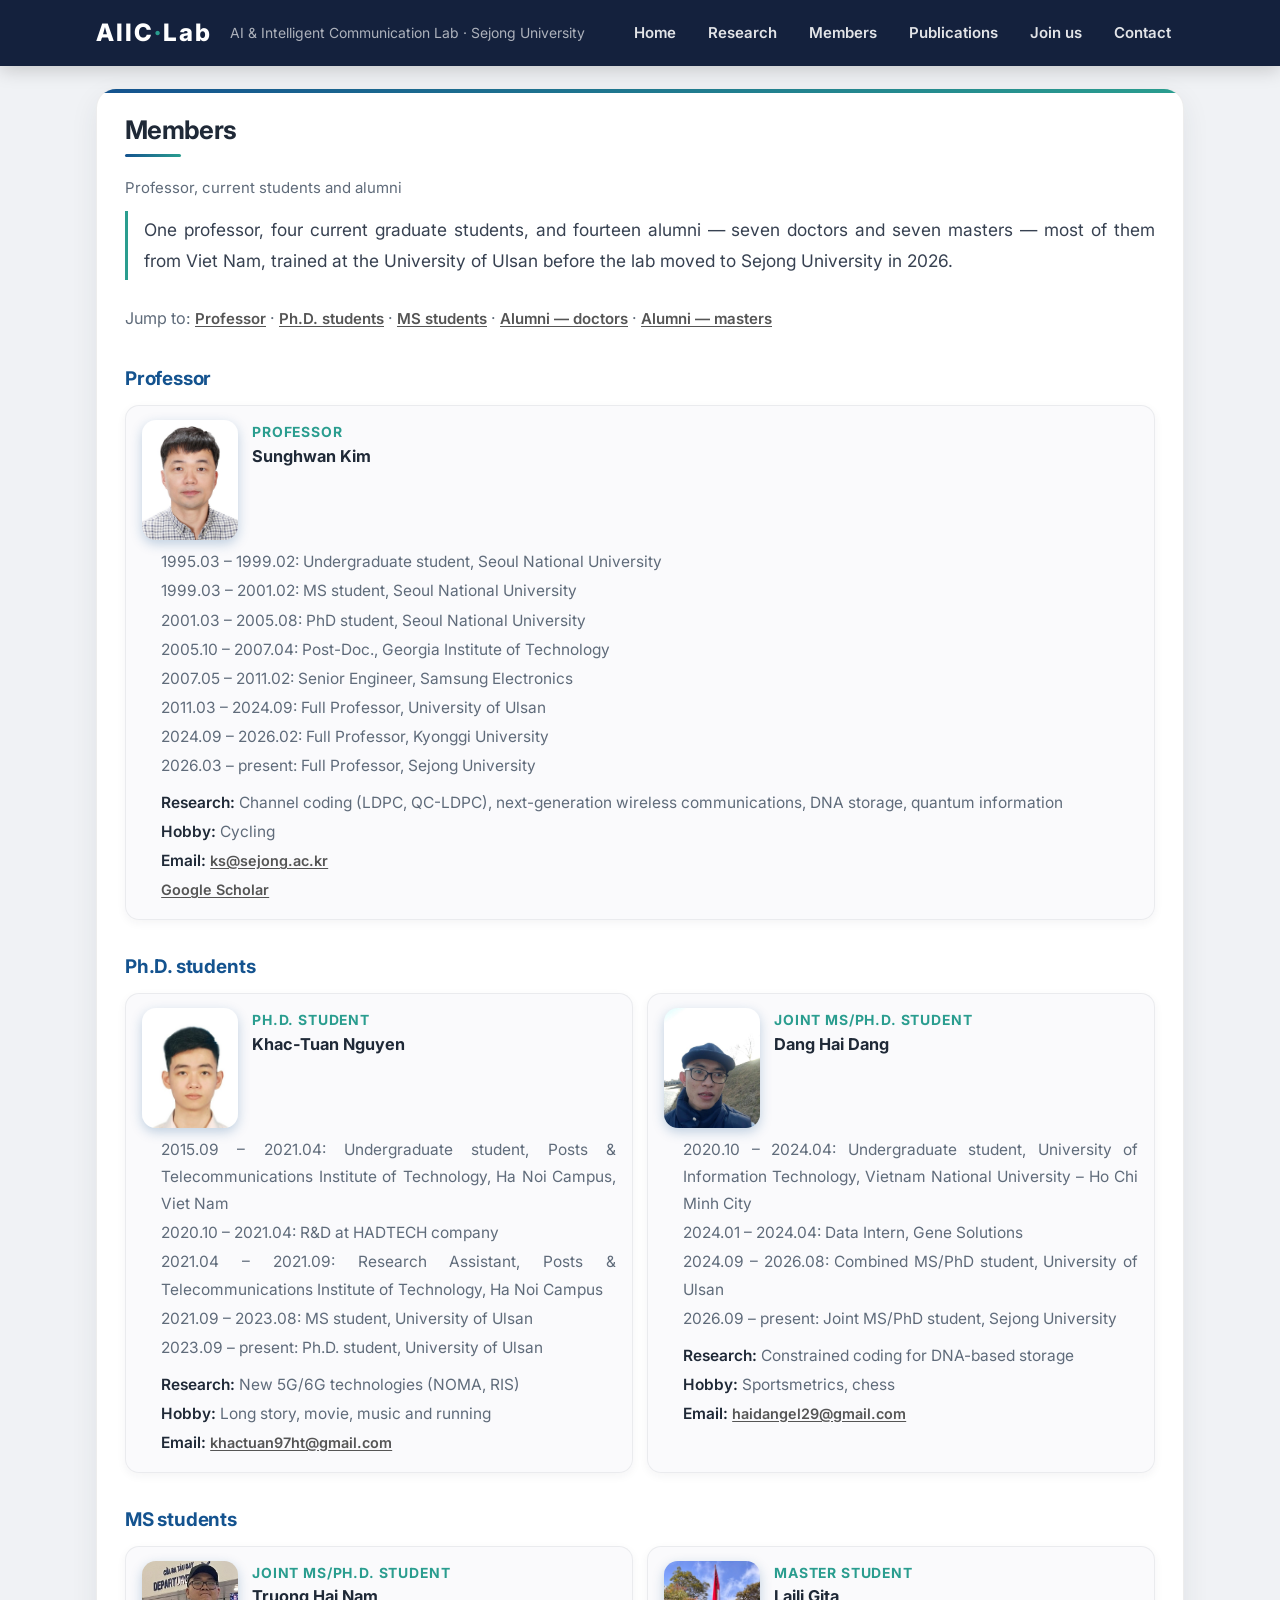
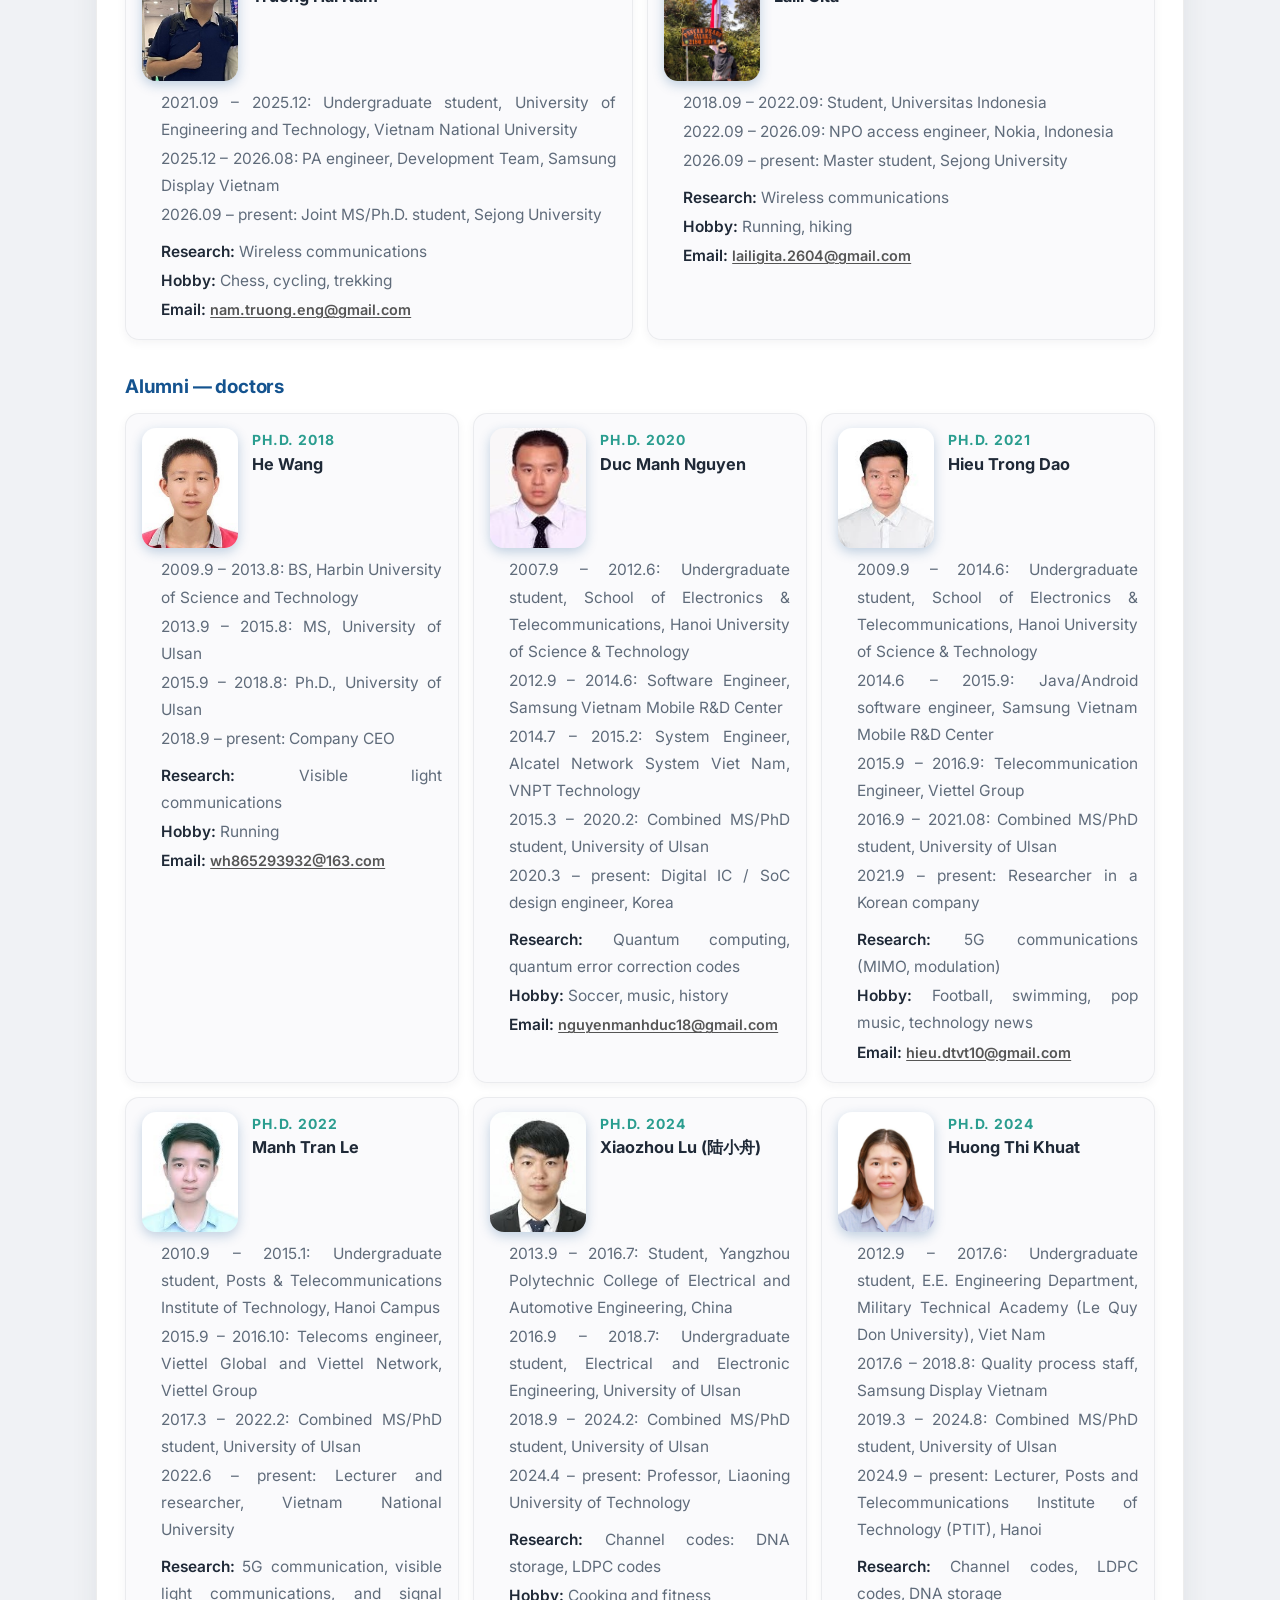
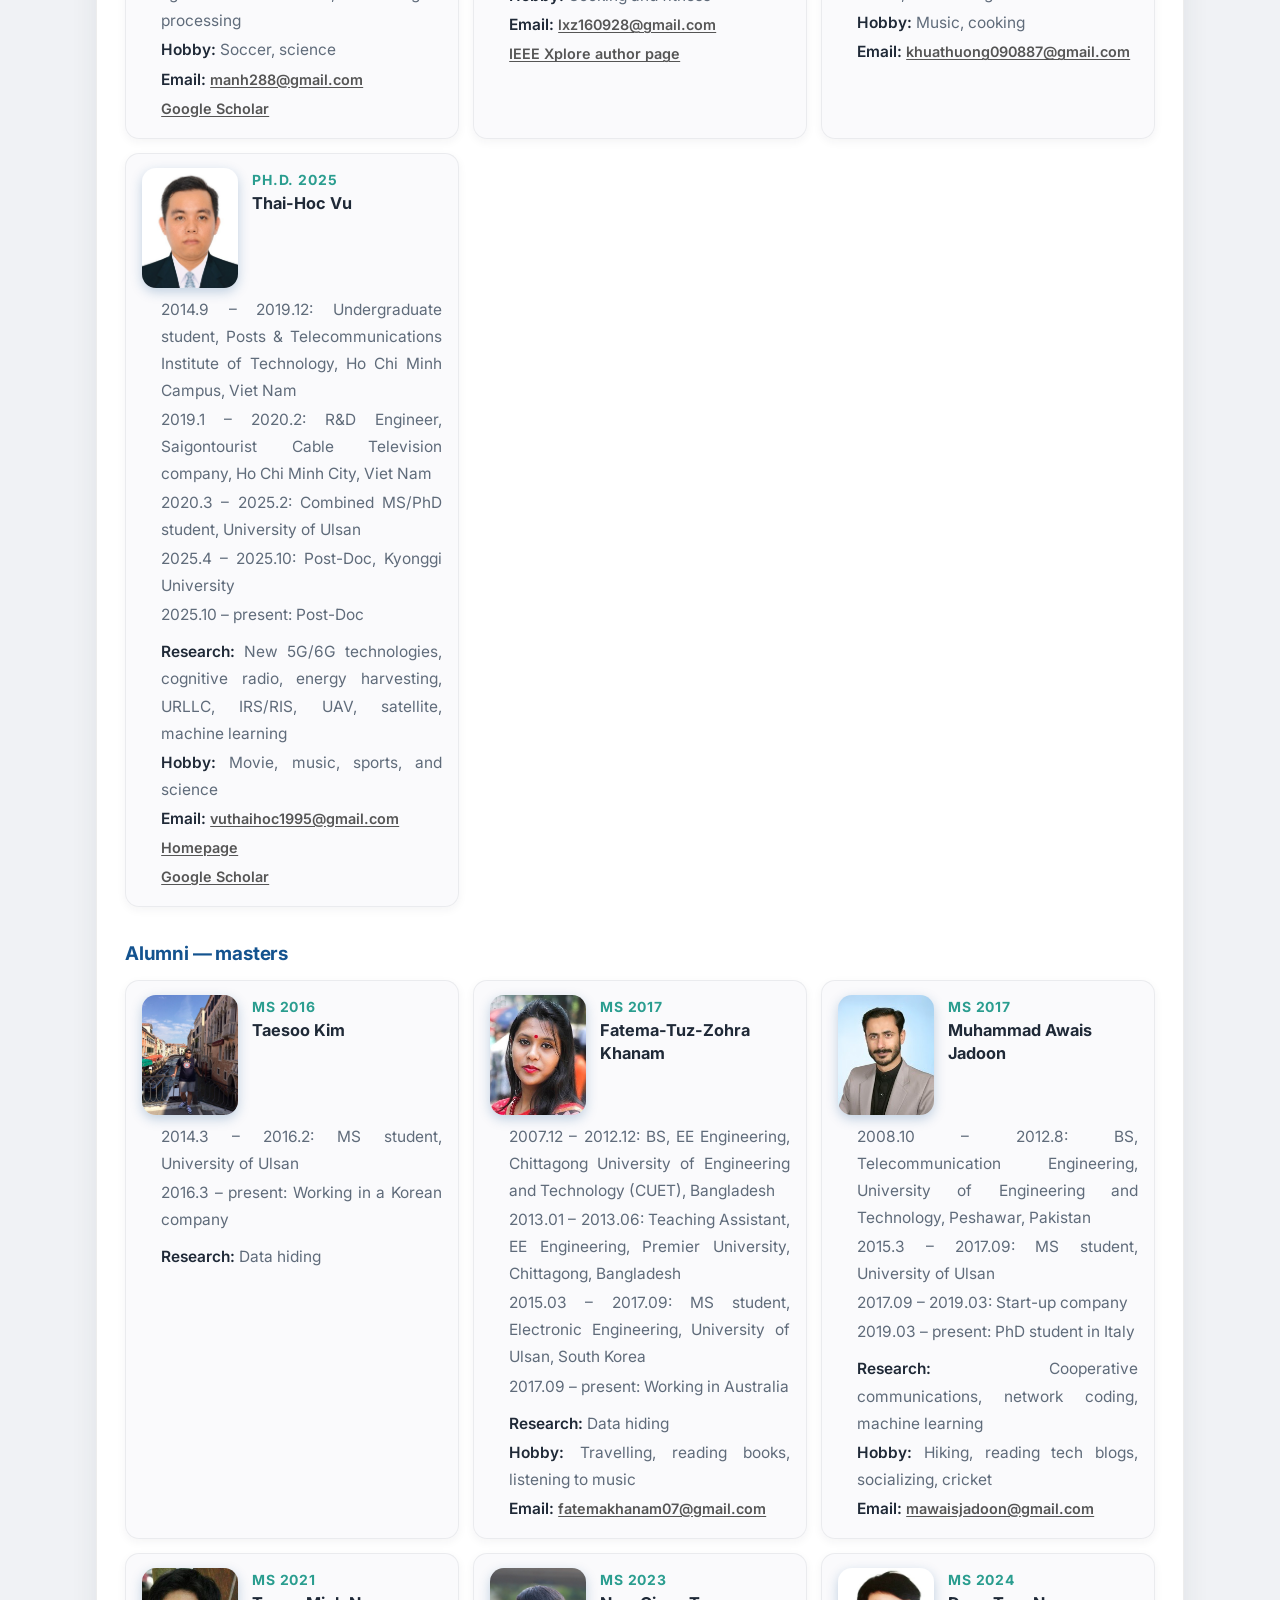
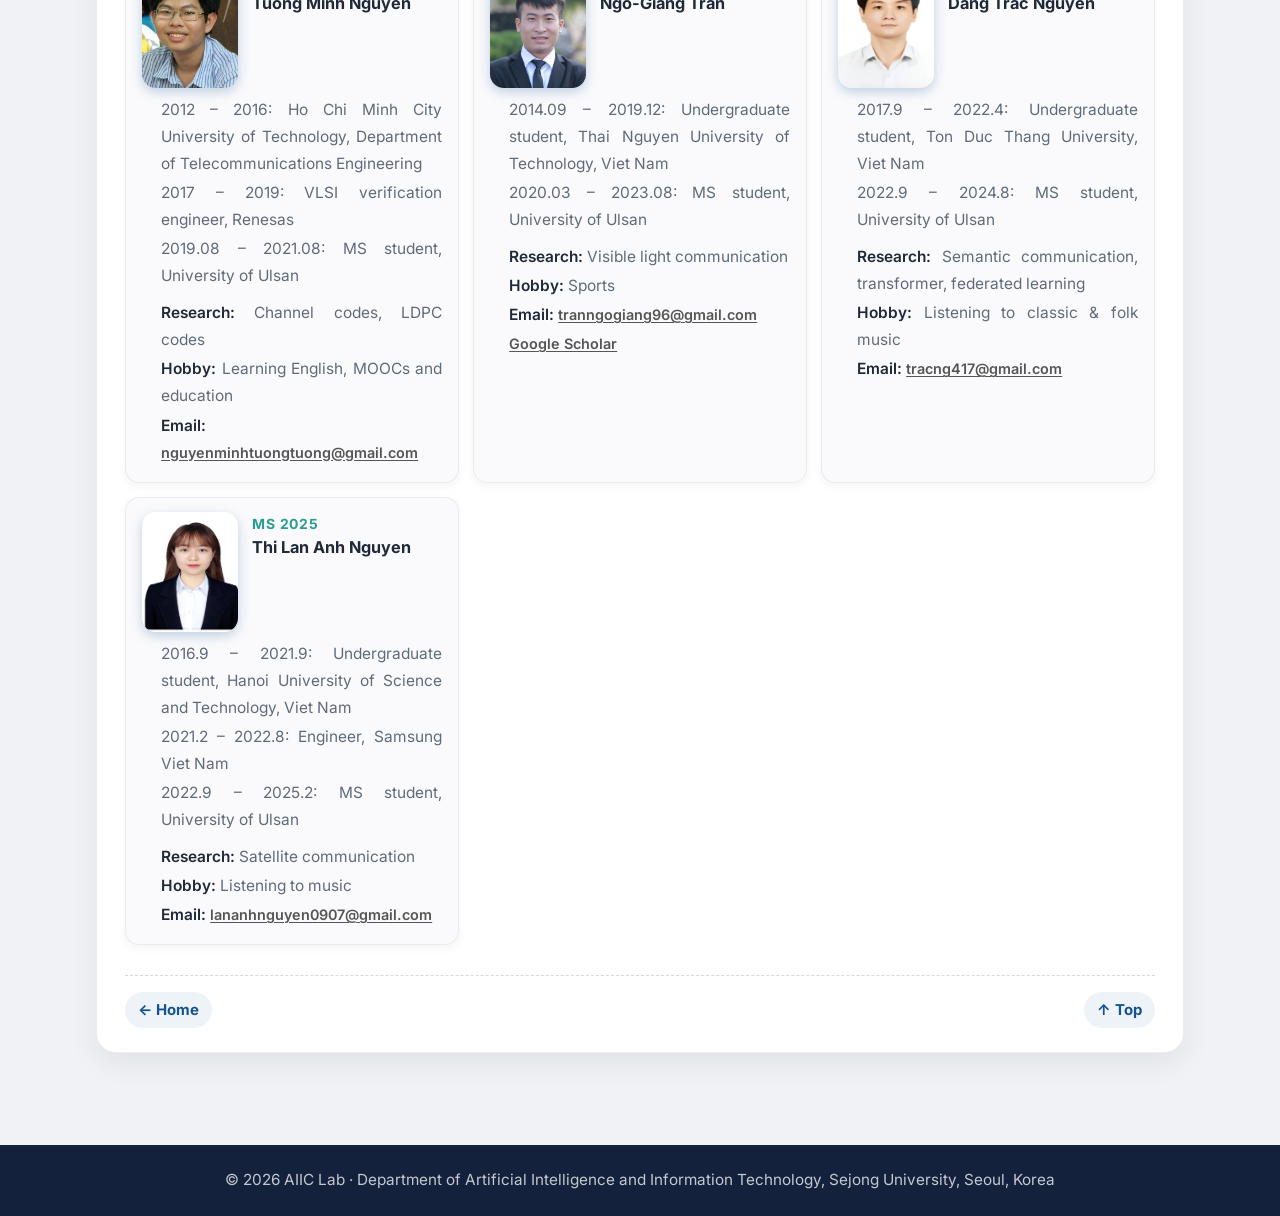
<file: pages/members.html>
<!DOCTYPE html>
<html>
<head>
<meta charset="utf-8"/>
<meta name="viewport" content="width=device-width, initial-scale=1.0"/>
<title>Members — AIIC Lab</title>
<meta name="description" content="AIIC Lab members: Prof. Sunghwan Kim, current Ph.D. and MS students, and alumni."/>
<link rel="preconnect" href="https://fonts.googleapis.com"/>
<link rel="preconnect" href="https://fonts.gstatic.com" crossorigin/>
<link href="https://fonts.googleapis.com/css2?family=Inter:ital,wght@0,400;0,600;0,700;0,800;1,400&amp;display=swap" rel="stylesheet"/>
<style>
:root{
  --accent:  #14538f;   /* chip blue */
  --accent2: #2a9d8f;   /* teal */
  --text:    #1f2937;
  --muted:   #5f6b7a;
  --border:  #e6e6e6;
  --shadow:  0 10px 28px rgba(36,49,66,.08);
  --radius:  20px;
  --max-w:   min(1100px, calc(100vw - 44px));
}
*{ box-sizing:border-box; }
html{ scroll-behavior:smooth; scroll-padding-top:92px; }
body{
  margin:0; background:#f0f2f5;
  font-family:"Inter",Arial,sans-serif; font-size:17px; line-height:1.75;
  color:var(--text); -webkit-font-smoothing:antialiased;
}


/* ===== Header ===== */
header{ position:sticky; top:0; z-index:100; background:#14213d; color:#fff; box-shadow:0 4px 18px rgba(0,0,0,.18); }
.header-inner{ max-width:var(--max-w); margin:0 auto; padding:12px 6px; display:flex; flex-wrap:wrap; align-items:center; gap:6px 18px; }
.site-title{ font-size:24px; font-weight:800; letter-spacing:2px; }
.site-title a{ color:#fff; text-decoration:none; }
.site-title .dot{ color:var(--accent2); }
.site-tag{ font-size:.82em; color:rgba(255,255,255,.65); font-weight:400; margin-right:auto; }
nav ul{ list-style:none; display:flex; flex-wrap:wrap; gap:2px 6px; margin:0; padding:0; }
nav a{ display:block; color:rgba(255,255,255,.88); text-decoration:none; font-size:15px; font-weight:600; padding:7px 13px; border-radius:999px; transition:background .15s; }
nav a:hover{ background:rgba(255,255,255,.12); }
@media(max-width:640px){ .site-title{ font-size:19px; letter-spacing:1px; } .site-tag{ display:none; } nav a{ font-size:14px; padding:6px 10px; } }

/* ===== Page container ===== */
main{ max-width:var(--max-w); margin:0 auto; padding:0 6px 40px; }

/* ===== Hero ===== */
.hero{ background:#fff; border-radius:var(--radius); margin:26px auto 22px; padding:28px 30px; box-shadow:var(--shadow); border:1px solid rgba(230,230,230,.7); display:flex; gap:26px; align-items:center; flex-wrap:wrap; position:relative; overflow:hidden; }
.hero::before{ content:""; position:absolute; inset:0 0 auto 0; height:4px; background:linear-gradient(90deg,var(--accent),var(--accent2)); }
.avatar{ flex:0 0 auto; width:108px; height:108px; border-radius:50%; background:linear-gradient(135deg,var(--accent),var(--accent2)); color:#fff; display:flex; align-items:center; justify-content:center; font-size:30px; font-weight:800; letter-spacing:1px; box-shadow:0 8px 24px rgba(20,83,143,.35); }
.hero h1{ font-size:clamp(1.4rem,3vw,2rem); margin:0 0 8px; letter-spacing:-.02em; }
.hero p{ margin:0 0 10px; color:var(--muted); max-width:70ch; }
.hero-chips{ display:flex; flex-wrap:wrap; gap:8px; margin-top:4px; }
.chip{ font-size:.8em; font-weight:700; color:var(--accent); background:rgba(20,83,143,.08); border:1px solid rgba(20,83,143,.18); padding:4px 12px; border-radius:999px; }

/* ===== TOC ===== */
.toc-wrap{ background:#eef1f7; border-radius:var(--radius); padding:22px 26px 26px; margin:20px auto 26px; box-shadow:0 12px 32px rgba(20,33,61,.10); }
.toc-wrap h2{ font-size:clamp(1.3rem,2vw,1.6rem); color:#374151; margin:0 0 14px; letter-spacing:-.02em; }
.toc-wrap ul{ display:grid; grid-template-columns:repeat(2,1fr); gap:10px 20px; list-style:none; padding:0; margin:0; }
@media(max-width:640px){ .toc-wrap ul{ grid-template-columns:1fr; } }
.toc-wrap a{ display:block; color:var(--accent); text-decoration:none; padding:10px 14px; border-radius:13px; background:rgba(255,255,255,.70); border:1px solid rgba(55,65,81,.12); font-size:1rem; font-weight:700; transition:transform .15s,background .15s; }
.toc-wrap a:hover{ transform:translateY(-2px); background:rgba(255,255,255,.95); }

/* ===== Section cards ===== */
.entry, article{ background:#fff; border-radius:var(--radius); padding:24px 28px; margin:22px auto; box-shadow:var(--shadow); border:1px solid rgba(230,230,230,.7); position:relative; overflow:hidden; }
.entry::before, article::before{ content:""; position:absolute; inset:0 0 auto 0; height:4px; background:linear-gradient(90deg,var(--accent),var(--accent2)); }
.entry h2, article h1{ font-size:clamp(1.2rem,2vw,1.6rem); color:var(--text); margin:0 0 18px; letter-spacing:-.025em; line-height:1.3; }
.entry h2::after, article h1::after{ content:""; display:block; width:56px; height:3px; margin-top:8px; border-radius:999px; background:linear-gradient(90deg,var(--accent),var(--accent2)); }
.entry > p, article > p{ color:var(--muted); font-size:.95em; margin:0 0 16px; }
article h2{ font-size:1.18rem; color:var(--accent); margin:30px 0 10px; letter-spacing:-.01em; }
article h3{ font-size:1rem; margin:20px 0 6px; color:var(--text); }
article p{ margin:0 0 14px; }
article ul, article ol{ margin:0 0 14px; padding-left:1.3rem; }
article li{ margin-bottom:8px; }
.meta{ color:var(--muted); font-size:.88em; margin-bottom:10px; }
.lede{ font-size:1.02em; color:#374151; border-left:3px solid var(--accent2); padding:4px 0 4px 16px; margin:0 0 24px; }

/* ===== Topic / member cards ===== */
.card-grid{ display:grid; grid-template-columns:repeat(auto-fit,minmax(260px,1fr)); gap:14px; margin:4px 0 6px; }
.card{ background:rgba(250,250,252,.9); border:1px solid rgba(31,41,55,.07); border-radius:14px; padding:14px 16px; box-shadow:0 3px 10px rgba(36,49,66,.05); display:flex; flex-direction:column; gap:6px; }
.card h3{ margin:0; font-size:1.02rem; line-height:1.4; color:var(--text); }
.card p{ margin:0; font-size:.91em; color:var(--muted); line-height:1.6; }
.card ul{ margin:2px 0 0; padding-left:1.2rem; font-size:.91em; color:var(--muted); }
.card li{ margin-bottom:3px; }
.card .links{ margin-top:auto; padding-top:6px; display:flex; flex-wrap:wrap; gap:6px 14px; font-size:.9em; }
.person{ display:flex; gap:14px; align-items:flex-start; }
.person .avatar{ width:72px; height:72px; font-size:22px; box-shadow:0 4px 12px rgba(20,83,143,.3); }
img.avatar, .person img.avatar{ object-fit:cover; object-position:center top; border-radius:14px; width:96px; height:120px; background:#eef1f7; box-shadow:0 4px 12px rgba(20,83,143,.25); }
.hero img.avatar{ width:132px; height:164px; }
figure{ margin:12px 0 18px; }
figure img{ display:block; width:100%; height:auto; border-radius:12px; border:1px solid var(--border); background:#fff; }
figcaption{ font-size:.88em; color:var(--muted); text-align:center; margin-top:6px; }
.fig-row{ display:grid; grid-template-columns:repeat(auto-fit,minmax(280px,1fr)); gap:14px; }
.person .who{ flex:1; min-width:0; }
.person .role{ font-size:.82em; font-weight:700; color:var(--accent2); text-transform:uppercase; letter-spacing:.06em; }
.cv{ list-style:none; padding:0; margin:6px 0 0; font-size:.9em; color:var(--muted); }
.cv li{ margin-bottom:2px; padding-left:0; }
.cv .k{ color:var(--text); font-weight:600; }
.badge{ font-size:.78em; font-weight:700; color:#0f5132; background:rgba(25,135,84,.12); border:1px solid rgba(25,135,84,.3); padding:2px 10px; border-radius:999px; }

/* ===== Links ===== */
.link-html{ color:#0057b7; font-weight:700; text-decoration:underline; text-underline-offset:2px; }
.link-html:hover{ color:#003d8f; }
.link-ext{ color:#555; font-size:.93em; font-weight:600; text-decoration:underline; text-underline-offset:2px; }
.link-ext:hover{ color:var(--text); }

/* ===== Publications ===== */
.pub-year{ font-size:1rem; color:var(--accent); margin:22px 0 8px; padding-bottom:4px; border-bottom:1px dashed rgba(31,41,55,.18); }
.pub-list{ list-style:none; padding:0; margin:0; }
.pub-list li{ padding:8px 12px 8px 60px; margin-bottom:6px; position:relative; background:rgba(250,250,252,.9); border:1px solid rgba(31,41,55,.07); border-radius:12px; font-size:.93em; line-height:1.6; }
.pub-list .n{ position:absolute; left:12px; top:8px; width:42px; color:var(--accent); font-weight:700; font-variant-numeric:tabular-nums; }
.pub-list .t{ font-weight:600; color:var(--text); }
.pub-list .pi{ color:var(--text); font-weight:600; }
.pub-stats{ display:flex; flex-wrap:wrap; gap:10px; margin:0 0 14px; }
.stat{ background:rgba(20,83,143,.06); border:1px solid rgba(20,83,143,.15); border-radius:14px; padding:10px 18px; min-width:150px; }
.stat b{ display:block; font-size:1.5rem; color:var(--accent); line-height:1.2; }
.stat span{ font-size:.85em; color:var(--muted); }

/* ===== Callouts ===== */
.note{ background:rgba(234,179,8,.1); border:1px solid rgba(234,179,8,.3); padding:13px 16px; border-radius:12px; margin:12px 0; font-size:.93em; line-height:1.65; }
.note h3{ margin:0 0 6px; font-size:.78rem; text-transform:uppercase; letter-spacing:.1em; color:var(--muted); }
.figure-note{ background:rgba(20,83,143,.05); border:1px dashed rgba(20,83,143,.3); border-radius:12px; padding:10px 14px; margin:10px 0 16px; font-size:.9em; color:var(--muted); }
.benefits{ display:grid; grid-template-columns:repeat(auto-fit,minmax(180px,1fr)); gap:12px; margin:8px 0 14px; }
.benefit{ background:linear-gradient(135deg, rgba(20,83,143,.07), rgba(42,157,143,.07)); border:1px solid rgba(20,83,143,.15); border-radius:14px; padding:14px 16px; text-align:center; font-weight:700; color:var(--accent); }
.tbl-wrap{ overflow-x:auto; margin:8px 0 16px; }
table{ border-collapse:collapse; width:100%; font-size:.92em; }
th,td{ border:1px solid var(--border); padding:7px 10px; text-align:left; vertical-align:top; }
th{ background:#eef1f7; }

/* ===== Back / footer nav ===== */
.back-to-toc{ margin-top:1.1rem; padding-top:.9rem; border-top:1px dashed rgba(31,41,55,.18); text-align:right; }
.back-to-toc a, .footer-nav a{ display:inline-block; color:var(--accent); font-weight:700; font-size:.88em; text-decoration:none; padding:5px 13px; background:rgba(20,83,143,.07); border-radius:999px; transition:background .15s; }
.back-to-toc a:hover, .footer-nav a:hover{ background:rgba(20,83,143,.14); }
.footer-nav{ margin-top:30px; padding-top:16px; border-top:1px dashed rgba(31,41,55,.18); display:flex; justify-content:space-between; flex-wrap:wrap; gap:10px; }
footer{ background:#14213d; color:rgba(255,255,255,.75); text-align:center; padding:22px 16px; font-size:.9em; margin-top:30px; }
footer a{ color:#8fd3cb; text-decoration:none; font-weight:600; }
footer a:hover{ text-decoration:underline; }
/* ==== house-format v1 — bilingual-personal-site skill, scripts/house-format.css. Prose is justified on every page.
     Do not edit this block in a page: edit the skill's copy, re-run apply_format.py; check_site.py fails a page whose
     block differs. ==== */
main p, main li, main blockquote, main dd, main .art-desc, main .art-quote{ text-align:justify; text-justify:inter-word; hyphens:auto; }
main .refs li, main .art-links li, main .songlist li, main .toc-wrap li, main .listen p, main .pair li, main .result li, main table p, main table li{ text-align:left; hyphens:manual; }
main .poem-credit, main .video-cap, main figcaption p, main figcaption li{ text-align:center; hyphens:manual; }
main code, main pre, main kbd, main samp, main a{ hyphens:manual; }
/* ==== /house-format ==== */
</style>
</head>
<body>

<header>
  <div class="header-inner">
    <div class="site-title"><a href="../index.html">AIIC<span class="dot">·</span>Lab</a></div>
    <div class="site-tag">
      AI &amp; Intelligent Communication Lab · Sejong University
    </div>
    <nav>
      <ul>
        <li><a href="../index.html">Home</a></li>
        <li><a href="../index.html#research">Research</a></li>
        <li><a href="../index.html#members">Members</a></li>
        <li><a href="../index.html#publications">Publications</a></li>
        <li><a href="../index.html#join">Join us</a></li>
        <li><a href="../index.html#contact">Contact</a></li>
      </ul>
    </nav>
  </div>
</header>

<main id="top">
<article>
<h1>Members</h1>
<div class="meta">Professor, current students and alumni</div>

<p class="lede">One professor, four current graduate students, and fourteen alumni — seven doctors and seven masters — most of them from Viet Nam, trained at the University of Ulsan before the lab moved to Sejong University in 2026.</p>
<p>Jump to: <a class="link-ext" href="#professor">Professor</a> · <a class="link-ext" href="#phd">Ph.D. students</a> · <a class="link-ext" href="#ms">MS students</a> · <a class="link-ext" href="#alumni-doctor">Alumni — doctors</a> · <a class="link-ext" href="#alumni-master">Alumni — masters</a></p>
<h2 id="professor">Professor</h2>
<div class="card-grid">
<div class="card">
  <div class="person">
    <img class="avatar" src="../assets/members/sunghwan-kim.jpg" alt="Sunghwan Kim">
    <div class="who">
      <div class="role">Professor</div>
      <h3>Sunghwan Kim</h3>
    </div>
  </div>
  <ul class="cv"><li>1995.03 – 1999.02: Undergraduate student, Seoul National University</li><li>1999.03 – 2001.02: MS student, Seoul National University</li><li>2001.03 – 2005.08: PhD student, Seoul National University</li><li>2005.10 – 2007.04: Post-Doc., Georgia Institute of Technology</li><li>2007.05 – 2011.02: Senior Engineer, Samsung Electronics</li><li>2011.03 – 2024.09: Full Professor, University of Ulsan</li><li>2024.09 – 2026.02: Full Professor, Kyonggi University</li><li>2026.03 – present: Full Professor, Sejong University</li></ul>
  <ul class="cv"><li><span class="k">Research:</span> Channel coding (LDPC, QC-LDPC), next-generation wireless communications, DNA storage, quantum information</li><li><span class="k">Hobby:</span> Cycling</li><li><span class="k">Email:</span> <a class="link-ext" href="mailto:ks@sejong.ac.kr">ks@sejong.ac.kr</a></li><li><a class="link-ext" href="https://scholar.google.co.kr/citations?user=ljxAoR8AAAAJ&amp;hl=en" target="_blank" rel="noopener">Google Scholar</a></li></ul>
</div>
</div>
<h2 id="phd">Ph.D. students</h2>
<div class="card-grid">
<div class="card">
  <div class="person">
    <img class="avatar" src="../assets/members/khac-tuan-nguyen.jpg" alt="Khac-Tuan Nguyen">
    <div class="who">
      <div class="role">Ph.D. student</div>
      <h3>Khac-Tuan Nguyen</h3>
    </div>
  </div>
  <ul class="cv"><li>2015.09 – 2021.04: Undergraduate student, Posts &amp; Telecommunications Institute of Technology, Ha Noi Campus, Viet Nam</li><li>2020.10 – 2021.04: R&amp;D at HADTECH company</li><li>2021.04 – 2021.09: Research Assistant, Posts &amp; Telecommunications Institute of Technology, Ha Noi Campus</li><li>2021.09 – 2023.08: MS student, University of Ulsan</li><li>2023.09 – present: Ph.D. student, University of Ulsan</li></ul>
  <ul class="cv"><li><span class="k">Research:</span> New 5G/6G technologies (NOMA, RIS)</li><li><span class="k">Hobby:</span> Long story, movie, music and running</li><li><span class="k">Email:</span> <a class="link-ext" href="mailto:khactuan97ht@gmail.com">khactuan97ht@gmail.com</a></li></ul>
</div>
<div class="card">
  <div class="person">
    <img class="avatar" src="../assets/members/dang-hai-dang.jpg" alt="Dang Hai Dang">
    <div class="who">
      <div class="role">Joint MS/Ph.D. student</div>
      <h3>Dang Hai Dang</h3>
    </div>
  </div>
  <ul class="cv"><li>2020.10 – 2024.04: Undergraduate student, University of Information Technology, Vietnam National University – Ho Chi Minh City</li><li>2024.01 – 2024.04: Data Intern, Gene Solutions</li><li>2024.09 – 2026.08: Combined MS/PhD student, University of Ulsan</li><li>2026.09 – present: Joint MS/PhD student, Sejong University</li></ul>
  <ul class="cv"><li><span class="k">Research:</span> Constrained coding for DNA-based storage</li><li><span class="k">Hobby:</span> Sportsmetrics, chess</li><li><span class="k">Email:</span> <a class="link-ext" href="mailto:haidangel29@gmail.com">haidangel29@gmail.com</a></li></ul>
</div>
</div>
<h2 id="ms">MS students</h2>
<div class="card-grid">
<div class="card">
  <div class="person">
    <img class="avatar" src="../assets/members/truong-hai-nam.jpg" alt="Truong Hai Nam">
    <div class="who">
      <div class="role">Joint MS/Ph.D. student</div>
      <h3>Truong Hai Nam</h3>
    </div>
  </div>
  <ul class="cv"><li>2021.09 – 2025.12: Undergraduate student, University of Engineering and Technology, Vietnam National University</li><li>2025.12 – 2026.08: PA engineer, Development Team, Samsung Display Vietnam</li><li>2026.09 – present: Joint MS/Ph.D. student, Sejong University</li></ul>
  <ul class="cv"><li><span class="k">Research:</span> Wireless communications</li><li><span class="k">Hobby:</span> Chess, cycling, trekking</li><li><span class="k">Email:</span> <a class="link-ext" href="mailto:nam.truong.eng@gmail.com">nam.truong.eng@gmail.com</a></li></ul>
</div>
<div class="card">
  <div class="person">
    <img class="avatar" src="../assets/members/laili-gita.jpg" alt="Laili Gita">
    <div class="who">
      <div class="role">Master student</div>
      <h3>Laili Gita</h3>
    </div>
  </div>
  <ul class="cv"><li>2018.09 – 2022.09: Student, Universitas Indonesia</li><li>2022.09 – 2026.09: NPO access engineer, Nokia, Indonesia</li><li>2026.09 – present: Master student, Sejong University</li></ul>
  <ul class="cv"><li><span class="k">Research:</span> Wireless communications</li><li><span class="k">Hobby:</span> Running, hiking</li><li><span class="k">Email:</span> <a class="link-ext" href="mailto:lailigita.2604@gmail.com">lailigita.2604@gmail.com</a></li></ul>
</div>
</div>
<h2 id="alumni-doctor">Alumni — doctors</h2>
<div class="card-grid">
<div class="card">
  <div class="person">
    <img class="avatar" src="../assets/members/he-wang.jpg" alt="He Wang">
    <div class="who">
      <div class="role">Ph.D. 2018</div>
      <h3>He Wang</h3>
    </div>
  </div>
  <ul class="cv"><li>2009.9 – 2013.8: BS, Harbin University of Science and Technology</li><li>2013.9 – 2015.8: MS, University of Ulsan</li><li>2015.9 – 2018.8: Ph.D., University of Ulsan</li><li>2018.9 – present: Company CEO</li></ul>
  <ul class="cv"><li><span class="k">Research:</span> Visible light communications</li><li><span class="k">Hobby:</span> Running</li><li><span class="k">Email:</span> <a class="link-ext" href="mailto:wh865293932@163.com">wh865293932@163.com</a></li></ul>
</div>
<div class="card">
  <div class="person">
    <img class="avatar" src="../assets/members/duc-manh-nguyen.jpg" alt="Duc Manh Nguyen">
    <div class="who">
      <div class="role">Ph.D. 2020</div>
      <h3>Duc Manh Nguyen</h3>
    </div>
  </div>
  <ul class="cv"><li>2007.9 – 2012.6: Undergraduate student, School of Electronics &amp; Telecommunications, Hanoi University of Science &amp; Technology</li><li>2012.9 – 2014.6: Software Engineer, Samsung Vietnam Mobile R&amp;D Center</li><li>2014.7 – 2015.2: System Engineer, Alcatel Network System Viet Nam, VNPT Technology</li><li>2015.3 – 2020.2: Combined MS/PhD student, University of Ulsan</li><li>2020.3 – present: Digital IC / SoC design engineer, Korea</li></ul>
  <ul class="cv"><li><span class="k">Research:</span> Quantum computing, quantum error correction codes</li><li><span class="k">Hobby:</span> Soccer, music, history</li><li><span class="k">Email:</span> <a class="link-ext" href="mailto:nguyenmanhduc18@gmail.com">nguyenmanhduc18@gmail.com</a></li></ul>
</div>
<div class="card">
  <div class="person">
    <img class="avatar" src="../assets/members/hieu-trong-dao.jpg" alt="Hieu Trong Dao">
    <div class="who">
      <div class="role">Ph.D. 2021</div>
      <h3>Hieu Trong Dao</h3>
    </div>
  </div>
  <ul class="cv"><li>2009.9 – 2014.6: Undergraduate student, School of Electronics &amp; Telecommunications, Hanoi University of Science &amp; Technology</li><li>2014.6 – 2015.9: Java/Android software engineer, Samsung Vietnam Mobile R&amp;D Center</li><li>2015.9 – 2016.9: Telecommunication Engineer, Viettel Group</li><li>2016.9 – 2021.08: Combined MS/PhD student, University of Ulsan</li><li>2021.9 – present: Researcher in a Korean company</li></ul>
  <ul class="cv"><li><span class="k">Research:</span> 5G communications (MIMO, modulation)</li><li><span class="k">Hobby:</span> Football, swimming, pop music, technology news</li><li><span class="k">Email:</span> <a class="link-ext" href="mailto:hieu.dtvt10@gmail.com">hieu.dtvt10@gmail.com</a></li></ul>
</div>
<div class="card">
  <div class="person">
    <img class="avatar" src="../assets/members/manh-tran-le.jpg" alt="Manh Tran Le">
    <div class="who">
      <div class="role">Ph.D. 2022</div>
      <h3>Manh Tran Le</h3>
    </div>
  </div>
  <ul class="cv"><li>2010.9 – 2015.1: Undergraduate student, Posts &amp; Telecommunications Institute of Technology, Hanoi Campus</li><li>2015.9 – 2016.10: Telecoms engineer, Viettel Global and Viettel Network, Viettel Group</li><li>2017.3 – 2022.2: Combined MS/PhD student, University of Ulsan</li><li>2022.6 – present: Lecturer and researcher, Vietnam National University</li></ul>
  <ul class="cv"><li><span class="k">Research:</span> 5G communication, visible light communications, and signal processing</li><li><span class="k">Hobby:</span> Soccer, science</li><li><span class="k">Email:</span> <a class="link-ext" href="mailto:manh288@gmail.com">manh288@gmail.com</a></li><li><a class="link-ext" href="https://scholar.google.com.vn/citations?hl=vi&amp;user=tsJ3J9AAAAAJ&amp;view_op=list_works&amp;sortby=pubdate" target="_blank" rel="noopener">Google Scholar</a></li></ul>
</div>
<div class="card">
  <div class="person">
    <img class="avatar" src="../assets/members/xiaozhou-lu.jpg" alt="Xiaozhou Lu (陆小舟)">
    <div class="who">
      <div class="role">Ph.D. 2024</div>
      <h3>Xiaozhou Lu (陆小舟)</h3>
    </div>
  </div>
  <ul class="cv"><li>2013.9 – 2016.7: Student, Yangzhou Polytechnic College of Electrical and Automotive Engineering, China</li><li>2016.9 – 2018.7: Undergraduate student, Electrical and Electronic Engineering, University of Ulsan</li><li>2018.9 – 2024.2: Combined MS/PhD student, University of Ulsan</li><li>2024.4 – present: Professor, Liaoning University of Technology</li></ul>
  <ul class="cv"><li><span class="k">Research:</span> Channel codes: DNA storage, LDPC codes</li><li><span class="k">Hobby:</span> Cooking and fitness</li><li><span class="k">Email:</span> <a class="link-ext" href="mailto:lxz160928@gmail.com">lxz160928@gmail.com</a></li><li><a class="link-ext" href="https://ieeexplore.ieee.org/author/37088507062" target="_blank" rel="noopener">IEEE Xplore author page</a></li></ul>
</div>
<div class="card">
  <div class="person">
    <img class="avatar" src="../assets/members/huong-thi-khuat.jpg" alt="Huong Thi Khuat">
    <div class="who">
      <div class="role">Ph.D. 2024</div>
      <h3>Huong Thi Khuat</h3>
    </div>
  </div>
  <ul class="cv"><li>2012.9 – 2017.6: Undergraduate student, E.E. Engineering Department, Military Technical Academy (Le Quy Don University), Viet Nam</li><li>2017.6 – 2018.8: Quality process staff, Samsung Display Vietnam</li><li>2019.3 – 2024.8: Combined MS/PhD student, University of Ulsan</li><li>2024.9 – present: Lecturer, Posts and Telecommunications Institute of Technology (PTIT), Hanoi</li></ul>
  <ul class="cv"><li><span class="k">Research:</span> Channel codes, LDPC codes, DNA storage</li><li><span class="k">Hobby:</span> Music, cooking</li><li><span class="k">Email:</span> <a class="link-ext" href="mailto:khuathuong090887@gmail.com">khuathuong090887@gmail.com</a></li></ul>
</div>
<div class="card">
  <div class="person">
    <img class="avatar" src="../assets/members/thai-hoc-vu.jpg" alt="Thai-Hoc Vu">
    <div class="who">
      <div class="role">Ph.D. 2025</div>
      <h3>Thai-Hoc Vu</h3>
    </div>
  </div>
  <ul class="cv"><li>2014.9 – 2019.12: Undergraduate student, Posts &amp; Telecommunications Institute of Technology, Ho Chi Minh Campus, Viet Nam</li><li>2019.1 – 2020.2: R&amp;D Engineer, Saigontourist Cable Television company, Ho Chi Minh City, Viet Nam</li><li>2020.3 – 2025.2: Combined MS/PhD student, University of Ulsan</li><li>2025.4 – 2025.10: Post-Doc, Kyonggi University</li><li>2025.10 – present: Post-Doc</li></ul>
  <ul class="cv"><li><span class="k">Research:</span> New 5G/6G technologies, cognitive radio, energy harvesting, URLLC, IRS/RIS, UAV, satellite, machine learning</li><li><span class="k">Hobby:</span> Movie, music, sports, and science</li><li><span class="k">Email:</span> <a class="link-ext" href="mailto:vuthaihoc1995@gmail.com">vuthaihoc1995@gmail.com</a></li><li><a class="link-ext" href="https://sites.google.com/site/vuthaihoc1995/" target="_blank" rel="noopener">Homepage</a></li><li><a class="link-ext" href="https://scholar.google.com.vn/citations?user=qUIEy3sAAAAJ&amp;hl=en" target="_blank" rel="noopener">Google Scholar</a></li></ul>
</div>
</div>
<h2 id="alumni-master">Alumni — masters</h2>
<div class="card-grid">
<div class="card">
  <div class="person">
    <img class="avatar" src="../assets/members/taesoo-kim.jpg" alt="Taesoo Kim">
    <div class="who">
      <div class="role">MS 2016</div>
      <h3>Taesoo Kim</h3>
    </div>
  </div>
  <ul class="cv"><li>2014.3 – 2016.2: MS student, University of Ulsan</li><li>2016.3 – present: Working in a Korean company</li></ul>
  <ul class="cv"><li><span class="k">Research:</span> Data hiding</li></ul>
</div>
<div class="card">
  <div class="person">
    <img class="avatar" src="../assets/members/fatema-tuz-zohra-khanam.jpg" alt="Fatema-Tuz-Zohra Khanam">
    <div class="who">
      <div class="role">MS 2017</div>
      <h3>Fatema-Tuz-Zohra Khanam</h3>
    </div>
  </div>
  <ul class="cv"><li>2007.12 – 2012.12: BS, EE Engineering, Chittagong University of Engineering and Technology (CUET), Bangladesh</li><li>2013.01 – 2013.06: Teaching Assistant, EE Engineering, Premier University, Chittagong, Bangladesh</li><li>2015.03 – 2017.09: MS student, Electronic Engineering, University of Ulsan, South Korea</li><li>2017.09 – present: Working in Australia</li></ul>
  <ul class="cv"><li><span class="k">Research:</span> Data hiding</li><li><span class="k">Hobby:</span> Travelling, reading books, listening to music</li><li><span class="k">Email:</span> <a class="link-ext" href="mailto:fatemakhanam07@gmail.com">fatemakhanam07@gmail.com</a></li></ul>
</div>
<div class="card">
  <div class="person">
    <img class="avatar" src="../assets/members/muhammad-awais-jadoon.jpg" alt="Muhammad Awais Jadoon">
    <div class="who">
      <div class="role">MS 2017</div>
      <h3>Muhammad Awais Jadoon</h3>
    </div>
  </div>
  <ul class="cv"><li>2008.10 – 2012.8: BS, Telecommunication Engineering, University of Engineering and Technology, Peshawar, Pakistan</li><li>2015.3 – 2017.09: MS student, University of Ulsan</li><li>2017.09 – 2019.03: Start-up company</li><li>2019.03 – present: PhD student in Italy</li></ul>
  <ul class="cv"><li><span class="k">Research:</span> Cooperative communications, network coding, machine learning</li><li><span class="k">Hobby:</span> Hiking, reading tech blogs, socializing, cricket</li><li><span class="k">Email:</span> <a class="link-ext" href="mailto:mawaisjadoon@gmail.com">mawaisjadoon@gmail.com</a></li></ul>
</div>
<div class="card">
  <div class="person">
    <img class="avatar" src="../assets/members/tuong-minh-nguyen.jpg" alt="Tuong Minh Nguyen">
    <div class="who">
      <div class="role">MS 2021</div>
      <h3>Tuong Minh Nguyen</h3>
    </div>
  </div>
  <ul class="cv"><li>2012 – 2016: Ho Chi Minh City University of Technology, Department of Telecommunications Engineering</li><li>2017 – 2019: VLSI verification engineer, Renesas</li><li>2019.08 – 2021.08: MS student, University of Ulsan</li></ul>
  <ul class="cv"><li><span class="k">Research:</span> Channel codes, LDPC codes</li><li><span class="k">Hobby:</span> Learning English, MOOCs and education</li><li><span class="k">Email:</span> <a class="link-ext" href="mailto:nguyenminhtuongtuong@gmail.com">nguyenminhtuongtuong@gmail.com</a></li></ul>
</div>
<div class="card">
  <div class="person">
    <img class="avatar" src="../assets/members/ngo-giang-tran.jpg" alt="Ngo-Giang Tran">
    <div class="who">
      <div class="role">MS 2023</div>
      <h3>Ngo-Giang Tran</h3>
    </div>
  </div>
  <ul class="cv"><li>2014.09 – 2019.12: Undergraduate student, Thai Nguyen University of Technology, Viet Nam</li><li>2020.03 – 2023.08: MS student, University of Ulsan</li></ul>
  <ul class="cv"><li><span class="k">Research:</span> Visible light communication</li><li><span class="k">Hobby:</span> Sports</li><li><span class="k">Email:</span> <a class="link-ext" href="mailto:tranngogiang96@gmail.com">tranngogiang96@gmail.com</a></li><li><a class="link-ext" href="https://scholar.google.com.vn/citations?user=LRU10j8AAAAJ&amp;hl=en&amp;oi=sra" target="_blank" rel="noopener">Google Scholar</a></li></ul>
</div>
<div class="card">
  <div class="person">
    <img class="avatar" src="../assets/members/dang-trac-nguyen.jpg" alt="Dang Trac Nguyen">
    <div class="who">
      <div class="role">MS 2024</div>
      <h3>Dang Trac Nguyen</h3>
    </div>
  </div>
  <ul class="cv"><li>2017.9 – 2022.4: Undergraduate student, Ton Duc Thang University, Viet Nam</li><li>2022.9 – 2024.8: MS student, University of Ulsan</li></ul>
  <ul class="cv"><li><span class="k">Research:</span> Semantic communication, transformer, federated learning</li><li><span class="k">Hobby:</span> Listening to classic &amp; folk music</li><li><span class="k">Email:</span> <a class="link-ext" href="mailto:tracng417@gmail.com">tracng417@gmail.com</a></li></ul>
</div>
<div class="card">
  <div class="person">
    <img class="avatar" src="../assets/members/thi-lan-anh-nguyen.jpg" alt="Thi Lan Anh Nguyen">
    <div class="who">
      <div class="role">MS 2025</div>
      <h3>Thi Lan Anh Nguyen</h3>
    </div>
  </div>
  <ul class="cv"><li>2016.9 – 2021.9: Undergraduate student, Hanoi University of Science and Technology, Viet Nam</li><li>2021.2 – 2022.8: Engineer, Samsung Viet Nam</li><li>2022.9 – 2025.2: MS student, University of Ulsan</li></ul>
  <ul class="cv"><li><span class="k">Research:</span> Satellite communication</li><li><span class="k">Hobby:</span> Listening to music</li><li><span class="k">Email:</span> <a class="link-ext" href="mailto:lananhnguyen0907@gmail.com">lananhnguyen0907@gmail.com</a></li></ul>
</div>
</div>

<div class="footer-nav">
  <a href="../index.html">← Home</a>
  <a href="#top">↑ Top</a>
</div>
</article>
</main>

<footer>
  © 2026 AIIC Lab · Department of Artificial Intelligence and Information Technology, Sejong University, Seoul, Korea
</footer>

</body>
</html>
</file>
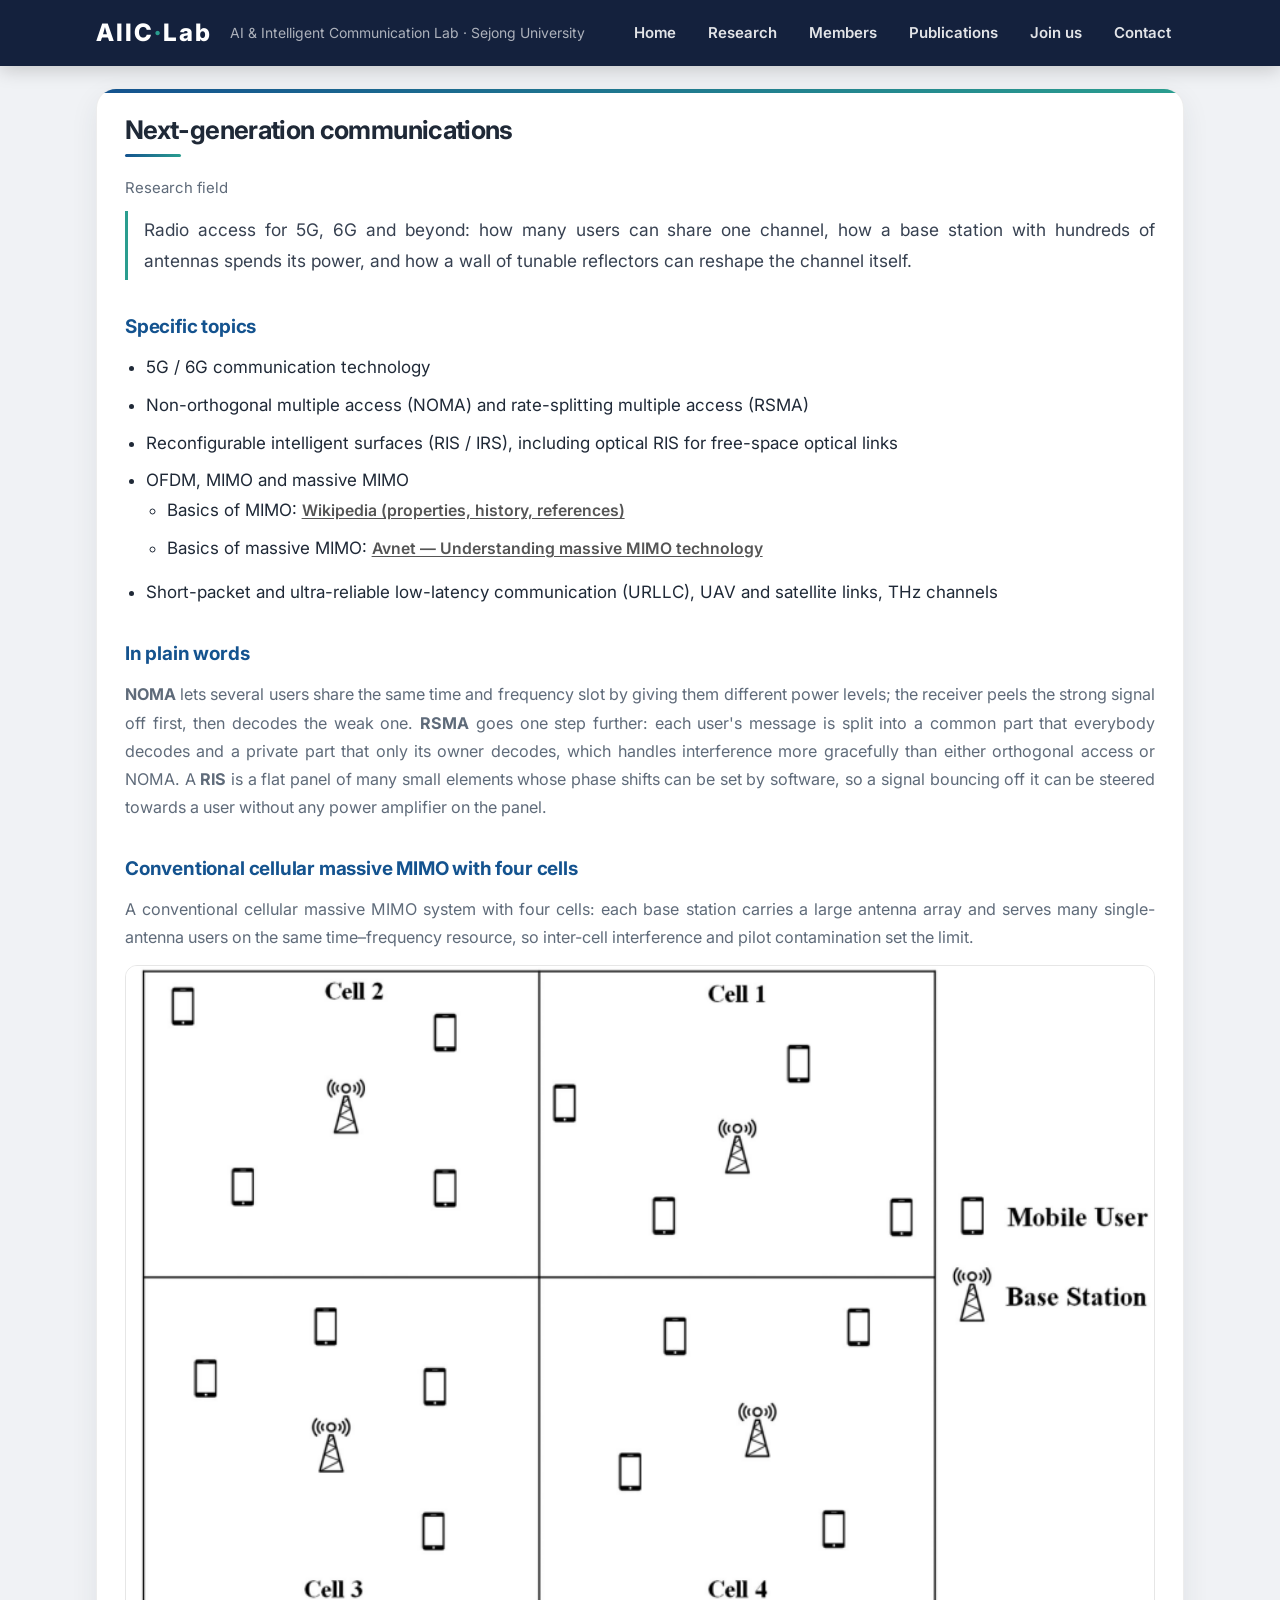
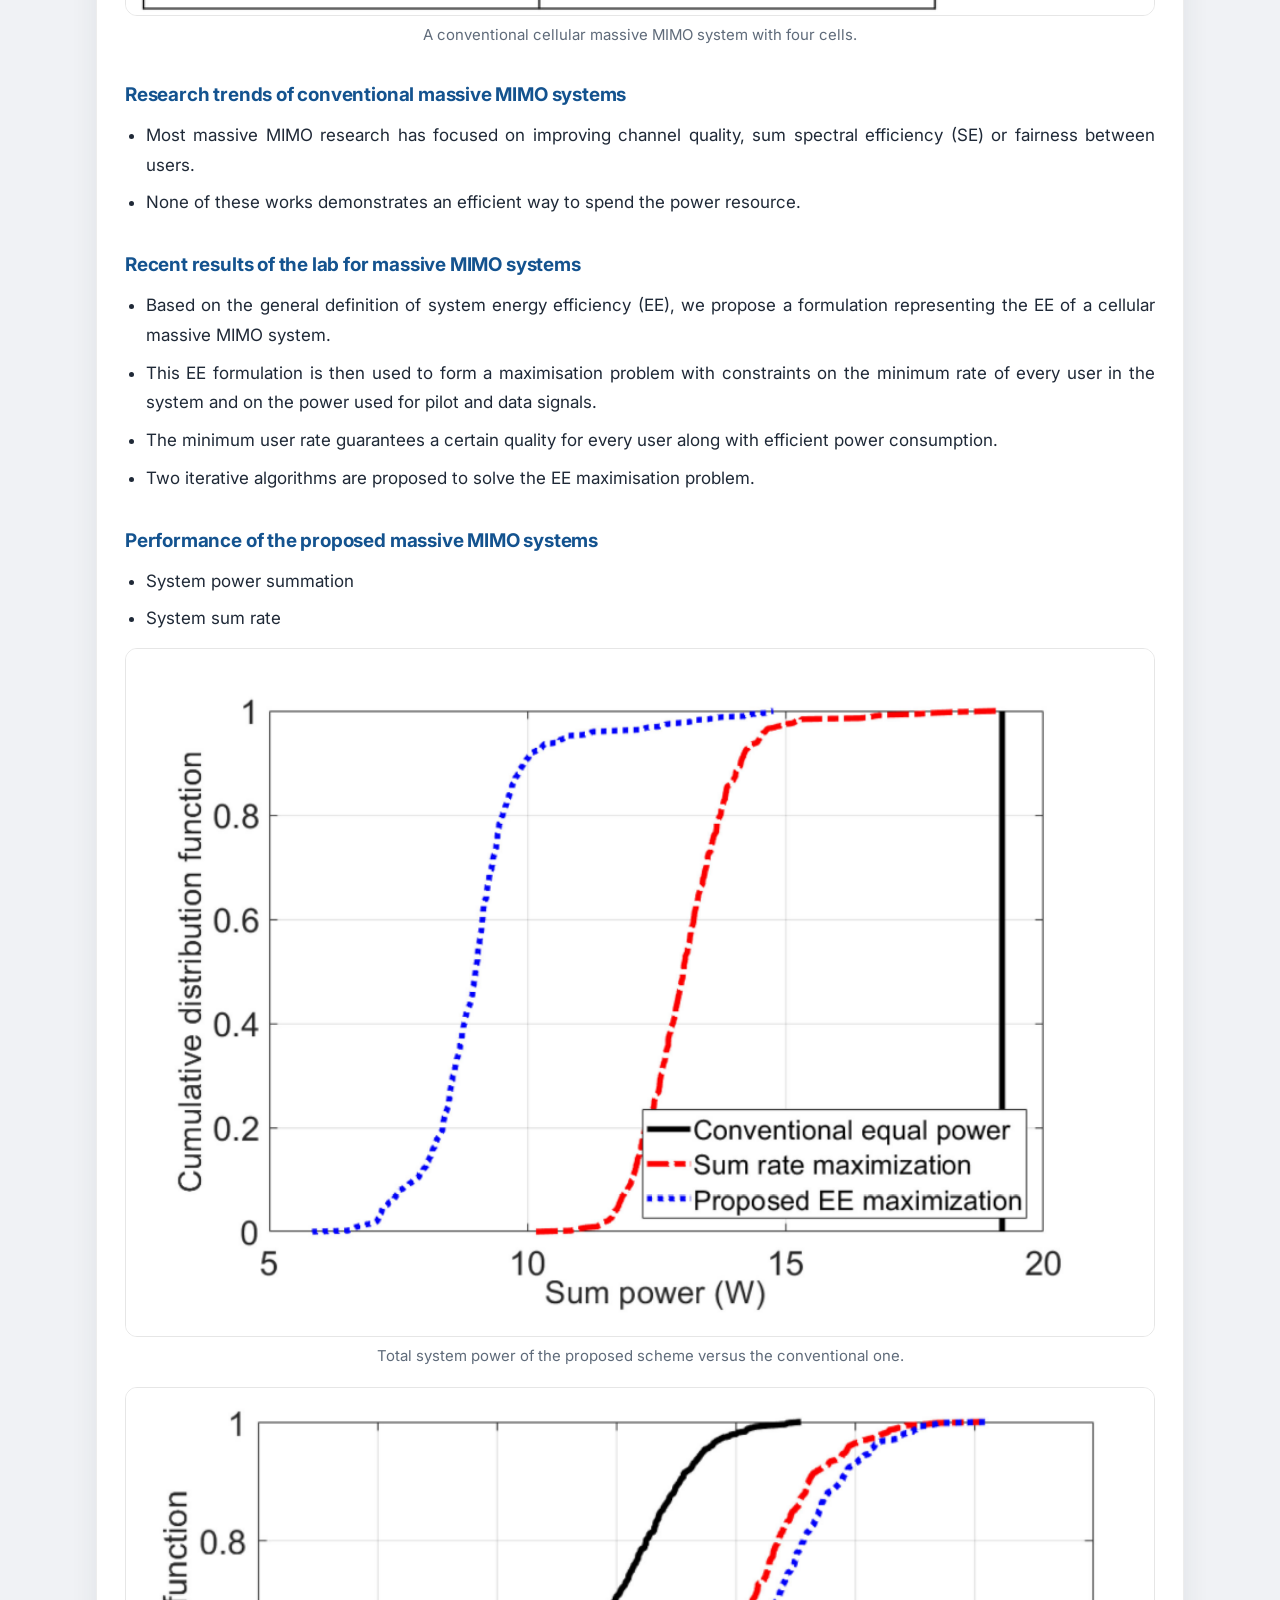
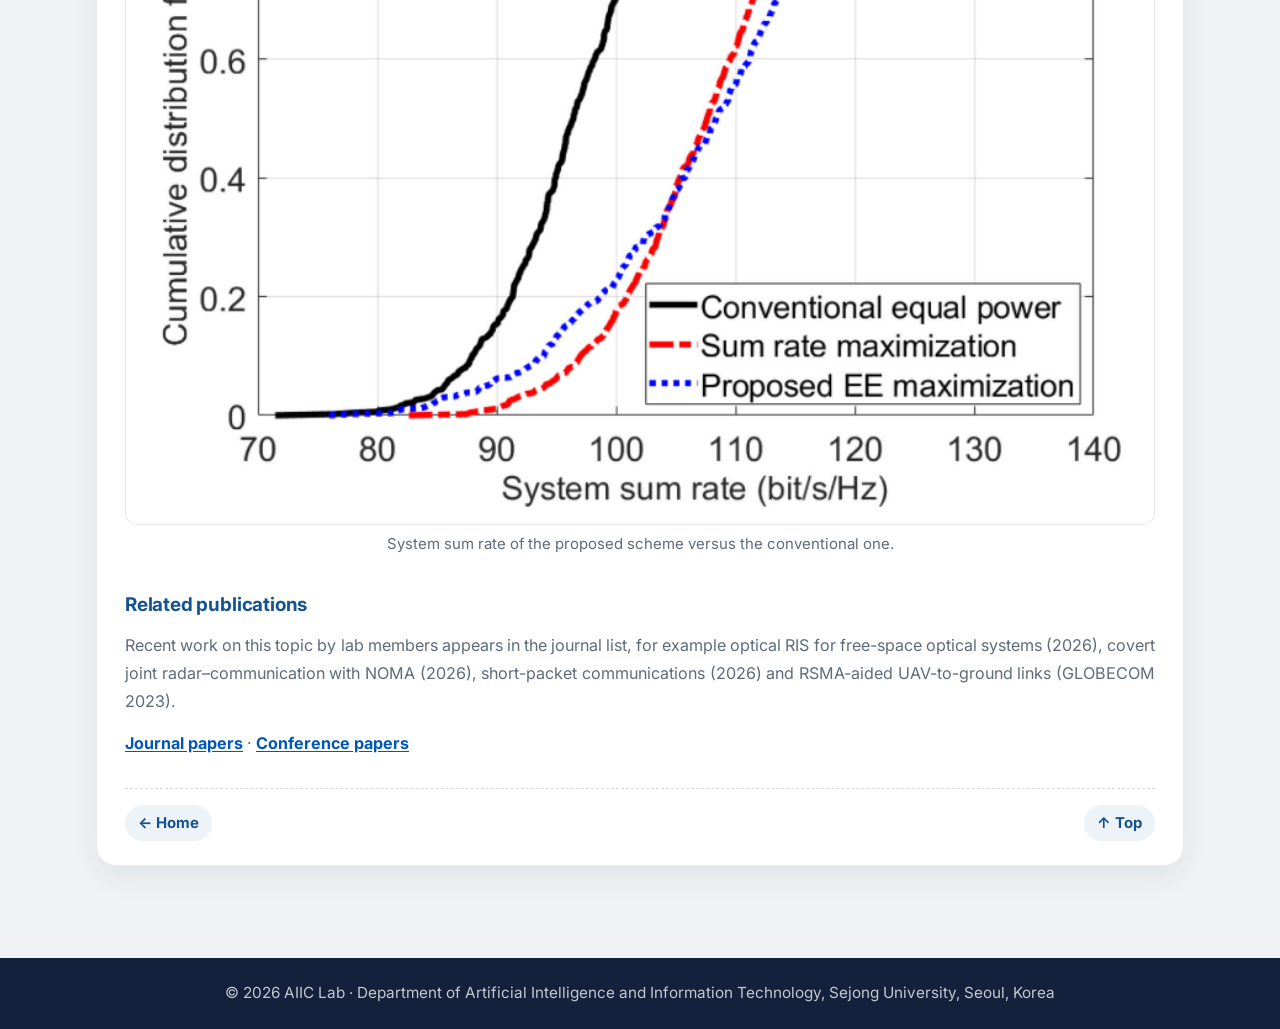
<file: pages/next-generation-communications.html>
<!DOCTYPE html>
<html>
<head>
<meta charset="utf-8"/>
<meta name="viewport" content="width=device-width, initial-scale=1.0"/>
<title>Next-generation communications — AIIC Lab</title>
<meta name="description" content="AIIC Lab research field: 5G/6G radio access, NOMA, RSMA, RIS, massive MIMO energy efficiency."/>
<link rel="preconnect" href="https://fonts.googleapis.com"/>
<link rel="preconnect" href="https://fonts.gstatic.com" crossorigin/>
<link href="https://fonts.googleapis.com/css2?family=Inter:ital,wght@0,400;0,600;0,700;0,800;1,400&amp;display=swap" rel="stylesheet"/>
<style>
:root{
  --accent:  #14538f;   /* chip blue */
  --accent2: #2a9d8f;   /* teal */
  --text:    #1f2937;
  --muted:   #5f6b7a;
  --border:  #e6e6e6;
  --shadow:  0 10px 28px rgba(36,49,66,.08);
  --radius:  20px;
  --max-w:   min(1100px, calc(100vw - 44px));
}
*{ box-sizing:border-box; }
html{ scroll-behavior:smooth; scroll-padding-top:92px; }
body{
  margin:0; background:#f0f2f5;
  font-family:"Inter",Arial,sans-serif; font-size:17px; line-height:1.75;
  color:var(--text); -webkit-font-smoothing:antialiased;
}


/* ===== Header ===== */
header{ position:sticky; top:0; z-index:100; background:#14213d; color:#fff; box-shadow:0 4px 18px rgba(0,0,0,.18); }
.header-inner{ max-width:var(--max-w); margin:0 auto; padding:12px 6px; display:flex; flex-wrap:wrap; align-items:center; gap:6px 18px; }
.site-title{ font-size:24px; font-weight:800; letter-spacing:2px; }
.site-title a{ color:#fff; text-decoration:none; }
.site-title .dot{ color:var(--accent2); }
.site-tag{ font-size:.82em; color:rgba(255,255,255,.65); font-weight:400; margin-right:auto; }
nav ul{ list-style:none; display:flex; flex-wrap:wrap; gap:2px 6px; margin:0; padding:0; }
nav a{ display:block; color:rgba(255,255,255,.88); text-decoration:none; font-size:15px; font-weight:600; padding:7px 13px; border-radius:999px; transition:background .15s; }
nav a:hover{ background:rgba(255,255,255,.12); }
@media(max-width:640px){ .site-title{ font-size:19px; letter-spacing:1px; } .site-tag{ display:none; } nav a{ font-size:14px; padding:6px 10px; } }

/* ===== Page container ===== */
main{ max-width:var(--max-w); margin:0 auto; padding:0 6px 40px; }

/* ===== Hero ===== */
.hero{ background:#fff; border-radius:var(--radius); margin:26px auto 22px; padding:28px 30px; box-shadow:var(--shadow); border:1px solid rgba(230,230,230,.7); display:flex; gap:26px; align-items:center; flex-wrap:wrap; position:relative; overflow:hidden; }
.hero::before{ content:""; position:absolute; inset:0 0 auto 0; height:4px; background:linear-gradient(90deg,var(--accent),var(--accent2)); }
.avatar{ flex:0 0 auto; width:108px; height:108px; border-radius:50%; background:linear-gradient(135deg,var(--accent),var(--accent2)); color:#fff; display:flex; align-items:center; justify-content:center; font-size:30px; font-weight:800; letter-spacing:1px; box-shadow:0 8px 24px rgba(20,83,143,.35); }
.hero h1{ font-size:clamp(1.4rem,3vw,2rem); margin:0 0 8px; letter-spacing:-.02em; }
.hero p{ margin:0 0 10px; color:var(--muted); max-width:70ch; }
.hero-chips{ display:flex; flex-wrap:wrap; gap:8px; margin-top:4px; }
.chip{ font-size:.8em; font-weight:700; color:var(--accent); background:rgba(20,83,143,.08); border:1px solid rgba(20,83,143,.18); padding:4px 12px; border-radius:999px; }

/* ===== TOC ===== */
.toc-wrap{ background:#eef1f7; border-radius:var(--radius); padding:22px 26px 26px; margin:20px auto 26px; box-shadow:0 12px 32px rgba(20,33,61,.10); }
.toc-wrap h2{ font-size:clamp(1.3rem,2vw,1.6rem); color:#374151; margin:0 0 14px; letter-spacing:-.02em; }
.toc-wrap ul{ display:grid; grid-template-columns:repeat(2,1fr); gap:10px 20px; list-style:none; padding:0; margin:0; }
@media(max-width:640px){ .toc-wrap ul{ grid-template-columns:1fr; } }
.toc-wrap a{ display:block; color:var(--accent); text-decoration:none; padding:10px 14px; border-radius:13px; background:rgba(255,255,255,.70); border:1px solid rgba(55,65,81,.12); font-size:1rem; font-weight:700; transition:transform .15s,background .15s; }
.toc-wrap a:hover{ transform:translateY(-2px); background:rgba(255,255,255,.95); }

/* ===== Section cards ===== */
.entry, article{ background:#fff; border-radius:var(--radius); padding:24px 28px; margin:22px auto; box-shadow:var(--shadow); border:1px solid rgba(230,230,230,.7); position:relative; overflow:hidden; }
.entry::before, article::before{ content:""; position:absolute; inset:0 0 auto 0; height:4px; background:linear-gradient(90deg,var(--accent),var(--accent2)); }
.entry h2, article h1{ font-size:clamp(1.2rem,2vw,1.6rem); color:var(--text); margin:0 0 18px; letter-spacing:-.025em; line-height:1.3; }
.entry h2::after, article h1::after{ content:""; display:block; width:56px; height:3px; margin-top:8px; border-radius:999px; background:linear-gradient(90deg,var(--accent),var(--accent2)); }
.entry > p, article > p{ color:var(--muted); font-size:.95em; margin:0 0 16px; }
article h2{ font-size:1.18rem; color:var(--accent); margin:30px 0 10px; letter-spacing:-.01em; }
article h3{ font-size:1rem; margin:20px 0 6px; color:var(--text); }
article p{ margin:0 0 14px; }
article ul, article ol{ margin:0 0 14px; padding-left:1.3rem; }
article li{ margin-bottom:8px; }
.meta{ color:var(--muted); font-size:.88em; margin-bottom:10px; }
.lede{ font-size:1.02em; color:#374151; border-left:3px solid var(--accent2); padding:4px 0 4px 16px; margin:0 0 24px; }

/* ===== Topic / member cards ===== */
.card-grid{ display:grid; grid-template-columns:repeat(auto-fit,minmax(260px,1fr)); gap:14px; margin:4px 0 6px; }
.card{ background:rgba(250,250,252,.9); border:1px solid rgba(31,41,55,.07); border-radius:14px; padding:14px 16px; box-shadow:0 3px 10px rgba(36,49,66,.05); display:flex; flex-direction:column; gap:6px; }
.card h3{ margin:0; font-size:1.02rem; line-height:1.4; color:var(--text); }
.card p{ margin:0; font-size:.91em; color:var(--muted); line-height:1.6; }
.card ul{ margin:2px 0 0; padding-left:1.2rem; font-size:.91em; color:var(--muted); }
.card li{ margin-bottom:3px; }
.card .links{ margin-top:auto; padding-top:6px; display:flex; flex-wrap:wrap; gap:6px 14px; font-size:.9em; }
.person{ display:flex; gap:14px; align-items:flex-start; }
.person .avatar{ width:72px; height:72px; font-size:22px; box-shadow:0 4px 12px rgba(20,83,143,.3); }
img.avatar, .person img.avatar{ object-fit:cover; object-position:center top; border-radius:14px; width:96px; height:120px; background:#eef1f7; box-shadow:0 4px 12px rgba(20,83,143,.25); }
.hero img.avatar{ width:132px; height:164px; }
figure{ margin:12px 0 18px; }
figure img{ display:block; width:100%; height:auto; border-radius:12px; border:1px solid var(--border); background:#fff; }
figcaption{ font-size:.88em; color:var(--muted); text-align:center; margin-top:6px; }
.fig-row{ display:grid; grid-template-columns:repeat(auto-fit,minmax(280px,1fr)); gap:14px; }
.person .who{ flex:1; min-width:0; }
.person .role{ font-size:.82em; font-weight:700; color:var(--accent2); text-transform:uppercase; letter-spacing:.06em; }
.cv{ list-style:none; padding:0; margin:6px 0 0; font-size:.9em; color:var(--muted); }
.cv li{ margin-bottom:2px; padding-left:0; }
.cv .k{ color:var(--text); font-weight:600; }
.badge{ font-size:.78em; font-weight:700; color:#0f5132; background:rgba(25,135,84,.12); border:1px solid rgba(25,135,84,.3); padding:2px 10px; border-radius:999px; }

/* ===== Links ===== */
.link-html{ color:#0057b7; font-weight:700; text-decoration:underline; text-underline-offset:2px; }
.link-html:hover{ color:#003d8f; }
.link-ext{ color:#555; font-size:.93em; font-weight:600; text-decoration:underline; text-underline-offset:2px; }
.link-ext:hover{ color:var(--text); }

/* ===== Publications ===== */
.pub-year{ font-size:1rem; color:var(--accent); margin:22px 0 8px; padding-bottom:4px; border-bottom:1px dashed rgba(31,41,55,.18); }
.pub-list{ list-style:none; padding:0; margin:0; }
.pub-list li{ padding:8px 12px 8px 60px; margin-bottom:6px; position:relative; background:rgba(250,250,252,.9); border:1px solid rgba(31,41,55,.07); border-radius:12px; font-size:.93em; line-height:1.6; }
.pub-list .n{ position:absolute; left:12px; top:8px; width:42px; color:var(--accent); font-weight:700; font-variant-numeric:tabular-nums; }
.pub-list .t{ font-weight:600; color:var(--text); }
.pub-list .pi{ color:var(--text); font-weight:600; }
.pub-stats{ display:flex; flex-wrap:wrap; gap:10px; margin:0 0 14px; }
.stat{ background:rgba(20,83,143,.06); border:1px solid rgba(20,83,143,.15); border-radius:14px; padding:10px 18px; min-width:150px; }
.stat b{ display:block; font-size:1.5rem; color:var(--accent); line-height:1.2; }
.stat span{ font-size:.85em; color:var(--muted); }

/* ===== Callouts ===== */
.note{ background:rgba(234,179,8,.1); border:1px solid rgba(234,179,8,.3); padding:13px 16px; border-radius:12px; margin:12px 0; font-size:.93em; line-height:1.65; }
.note h3{ margin:0 0 6px; font-size:.78rem; text-transform:uppercase; letter-spacing:.1em; color:var(--muted); }
.figure-note{ background:rgba(20,83,143,.05); border:1px dashed rgba(20,83,143,.3); border-radius:12px; padding:10px 14px; margin:10px 0 16px; font-size:.9em; color:var(--muted); }
.benefits{ display:grid; grid-template-columns:repeat(auto-fit,minmax(180px,1fr)); gap:12px; margin:8px 0 14px; }
.benefit{ background:linear-gradient(135deg, rgba(20,83,143,.07), rgba(42,157,143,.07)); border:1px solid rgba(20,83,143,.15); border-radius:14px; padding:14px 16px; text-align:center; font-weight:700; color:var(--accent); }
.tbl-wrap{ overflow-x:auto; margin:8px 0 16px; }
table{ border-collapse:collapse; width:100%; font-size:.92em; }
th,td{ border:1px solid var(--border); padding:7px 10px; text-align:left; vertical-align:top; }
th{ background:#eef1f7; }

/* ===== Back / footer nav ===== */
.back-to-toc{ margin-top:1.1rem; padding-top:.9rem; border-top:1px dashed rgba(31,41,55,.18); text-align:right; }
.back-to-toc a, .footer-nav a{ display:inline-block; color:var(--accent); font-weight:700; font-size:.88em; text-decoration:none; padding:5px 13px; background:rgba(20,83,143,.07); border-radius:999px; transition:background .15s; }
.back-to-toc a:hover, .footer-nav a:hover{ background:rgba(20,83,143,.14); }
.footer-nav{ margin-top:30px; padding-top:16px; border-top:1px dashed rgba(31,41,55,.18); display:flex; justify-content:space-between; flex-wrap:wrap; gap:10px; }
footer{ background:#14213d; color:rgba(255,255,255,.75); text-align:center; padding:22px 16px; font-size:.9em; margin-top:30px; }
footer a{ color:#8fd3cb; text-decoration:none; font-weight:600; }
footer a:hover{ text-decoration:underline; }
/* ==== house-format v1 — bilingual-personal-site skill, scripts/house-format.css. Prose is justified on every page.
     Do not edit this block in a page: edit the skill's copy, re-run apply_format.py; check_site.py fails a page whose
     block differs. ==== */
main p, main li, main blockquote, main dd, main .art-desc, main .art-quote{ text-align:justify; text-justify:inter-word; hyphens:auto; }
main .refs li, main .art-links li, main .songlist li, main .toc-wrap li, main .listen p, main .pair li, main .result li, main table p, main table li{ text-align:left; hyphens:manual; }
main .poem-credit, main .video-cap, main figcaption p, main figcaption li{ text-align:center; hyphens:manual; }
main code, main pre, main kbd, main samp, main a{ hyphens:manual; }
/* ==== /house-format ==== */
</style>
</head>
<body>

<header>
  <div class="header-inner">
    <div class="site-title"><a href="../index.html">AIIC<span class="dot">·</span>Lab</a></div>
    <div class="site-tag">
      AI &amp; Intelligent Communication Lab · Sejong University
    </div>
    <nav>
      <ul>
        <li><a href="../index.html">Home</a></li>
        <li><a href="../index.html#research">Research</a></li>
        <li><a href="../index.html#members">Members</a></li>
        <li><a href="../index.html#publications">Publications</a></li>
        <li><a href="../index.html#join">Join us</a></li>
        <li><a href="../index.html#contact">Contact</a></li>
      </ul>
    </nav>
  </div>
</header>

<main id="top">
<article>
<h1>Next-generation communications</h1>
<div class="meta">Research field</div>

<p class="lede">Radio access for 5G, 6G and beyond: how many users can share one channel, how a base station with hundreds of antennas spends its power, and how a wall of tunable reflectors can reshape the channel itself.</p>

<h2>Specific topics</h2>
<ul>
  <li>5G / 6G communication technology</li>
  <li>Non-orthogonal multiple access (NOMA) and rate-splitting multiple access (RSMA)</li>
  <li>Reconfigurable intelligent surfaces (RIS / IRS), including optical RIS for free-space optical links</li>
  <li>OFDM, MIMO and massive MIMO
    <ul>
      <li>Basics of MIMO: <a class="link-ext" href="https://en.wikipedia.org/wiki/MIMO" target="_blank" rel="noopener">Wikipedia (properties, history, references)</a></li>
      <li>Basics of massive MIMO: <a class="link-ext" href="https://www.avnet.com/wps/portal/abacus/solutions/markets/communications/5g-solutions/understanding-massive-mimo-technology/" target="_blank" rel="noopener">Avnet — Understanding massive MIMO technology</a></li>
    </ul>
  </li>
  <li>Short-packet and ultra-reliable low-latency communication (URLLC), UAV and satellite links, THz channels</li>
</ul>

<h2>In plain words</h2>
<p><strong>NOMA</strong> lets several users share the same time and frequency slot by giving them different power levels; the receiver peels the strong signal off first, then decodes the weak one. <strong>RSMA</strong> goes one step further: each user's message is split into a common part that everybody decodes and a private part that only its owner decodes, which handles interference more gracefully than either orthogonal access or NOMA. A <strong>RIS</strong> is a flat panel of many small elements whose phase shifts can be set by software, so a signal bouncing off it can be steered towards a user without any power amplifier on the panel.</p>

<h2>Conventional cellular massive MIMO with four cells</h2>
<p>A conventional cellular massive MIMO system with four cells: each base station carries a large antenna array and serves many single-antenna users on the same time–frequency resource, so inter-cell interference and pilot contamination set the limit.</p>
<figure><img src="../assets/figures/massive-mimo-four-cell.png" alt="A conventional cellular massive MIMO system with four cells." loading="lazy"><figcaption>A conventional cellular massive MIMO system with four cells.</figcaption></figure>


<h2>Research trends of conventional massive MIMO systems</h2>
<ul>
  <li>Most massive MIMO research has focused on improving channel quality, sum spectral efficiency (SE) or fairness between users.</li>
  <li>None of these works demonstrates an efficient way to spend the power resource.</li>
</ul>

<h2>Recent results of the lab for massive MIMO systems</h2>
<ul>
  <li>Based on the general definition of system energy efficiency (EE), we propose a formulation representing the EE of a cellular massive MIMO system.</li>
  <li>This EE formulation is then used to form a maximisation problem with constraints on the minimum rate of every user in the system and on the power used for pilot and data signals.</li>
  <li>The minimum user rate guarantees a certain quality for every user along with efficient power consumption.</li>
  <li>Two iterative algorithms are proposed to solve the EE maximisation problem.</li>
</ul>

<h2>Performance of the proposed massive MIMO systems</h2>
<ul>
  <li>System power summation</li>
  <li>System sum rate</li>
</ul>
<figure><img src="../assets/figures/massive-mimo-power.png" alt="Total system power of the proposed scheme versus the conventional one." loading="lazy"><figcaption>Total system power of the proposed scheme versus the conventional one.</figcaption></figure>
<figure><img src="../assets/figures/massive-mimo-sum-rate.png" alt="System sum rate of the proposed scheme versus the conventional one." loading="lazy"><figcaption>System sum rate of the proposed scheme versus the conventional one.</figcaption></figure>


<h2>Related publications</h2>
<p>Recent work on this topic by lab members appears in the journal list, for example optical RIS for free-space optical systems (2026), covert joint radar–communication with NOMA (2026), short-packet communications (2026) and RSMA-aided UAV-to-ground links (GLOBECOM 2023).</p>
<p><a class="link-html" href="journal-papers.html">Journal papers</a> · <a class="link-html" href="conference-papers.html">Conference papers</a></p>

<div class="footer-nav">
  <a href="../index.html">← Home</a>
  <a href="#top">↑ Top</a>
</div>
</article>
</main>

<footer>
  © 2026 AIIC Lab · Department of Artificial Intelligence and Information Technology, Sejong University, Seoul, Korea
</footer>

</body>
</html>
</file>
